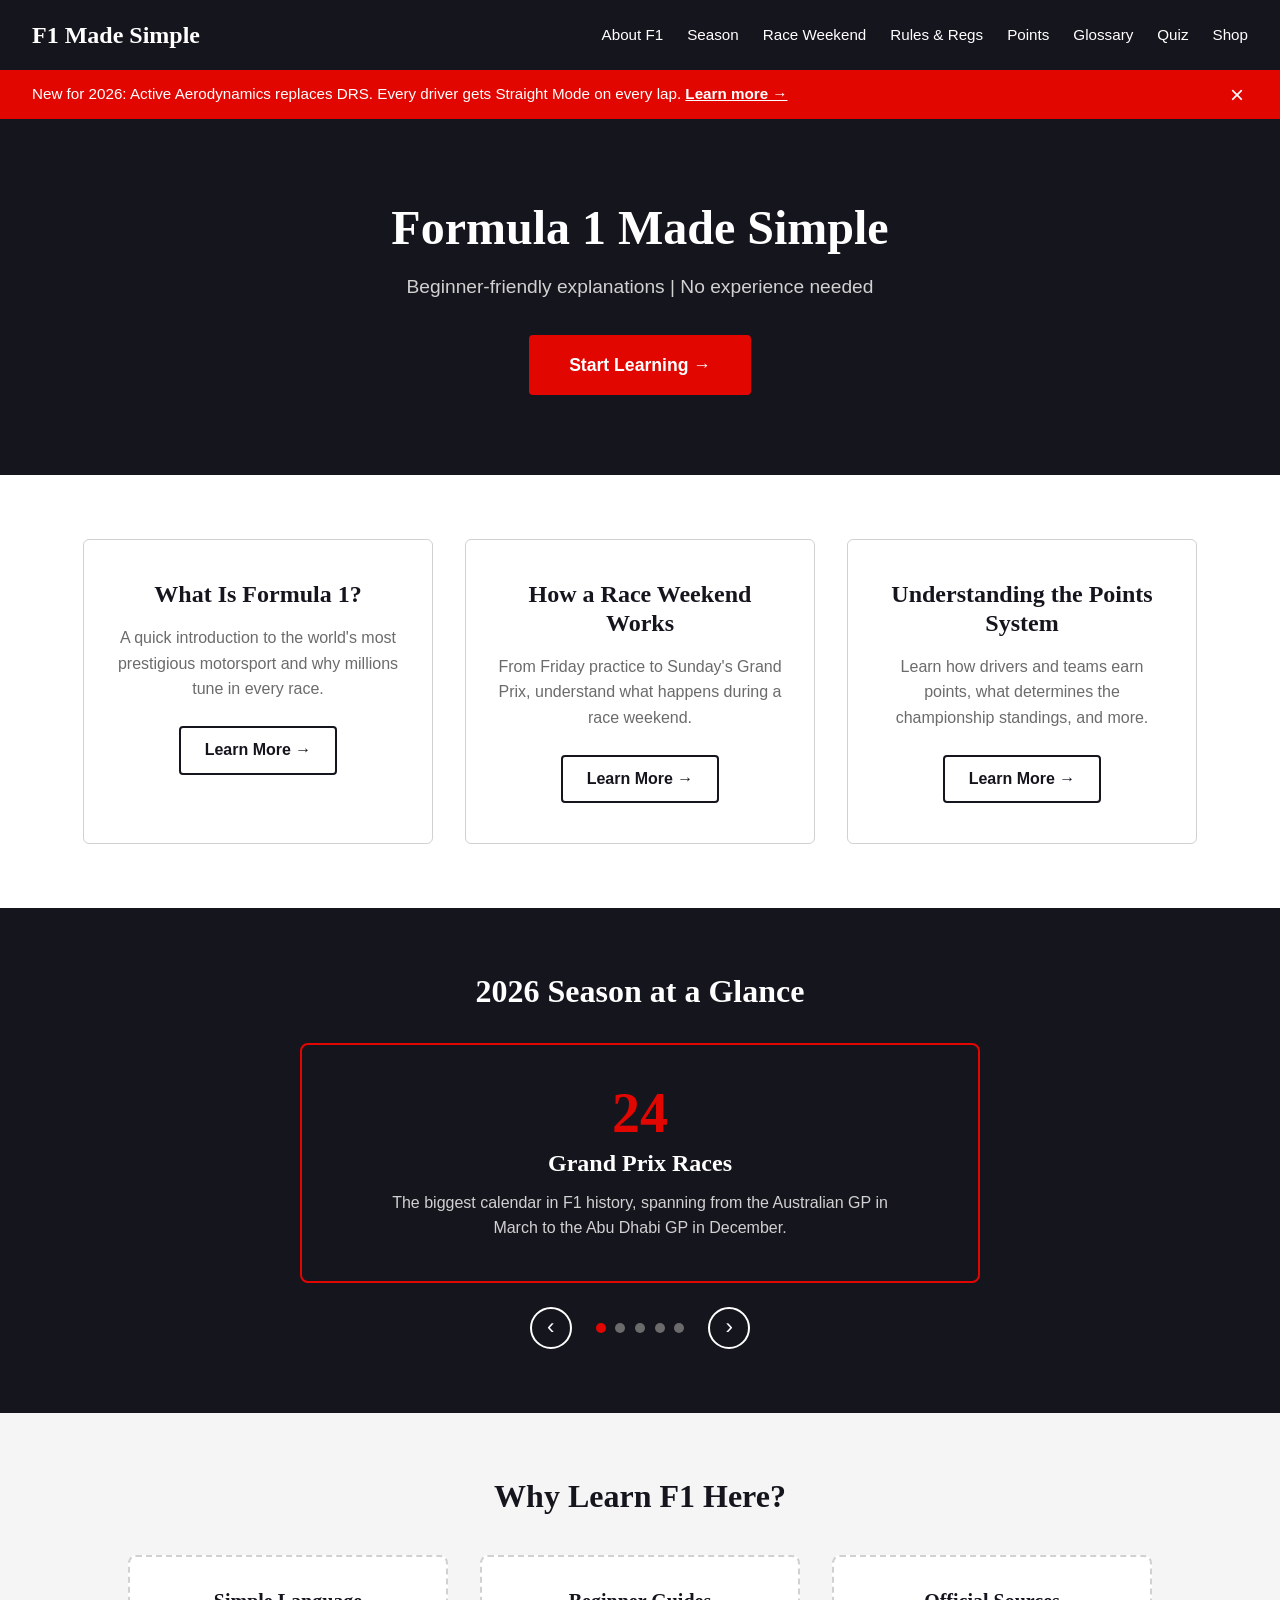
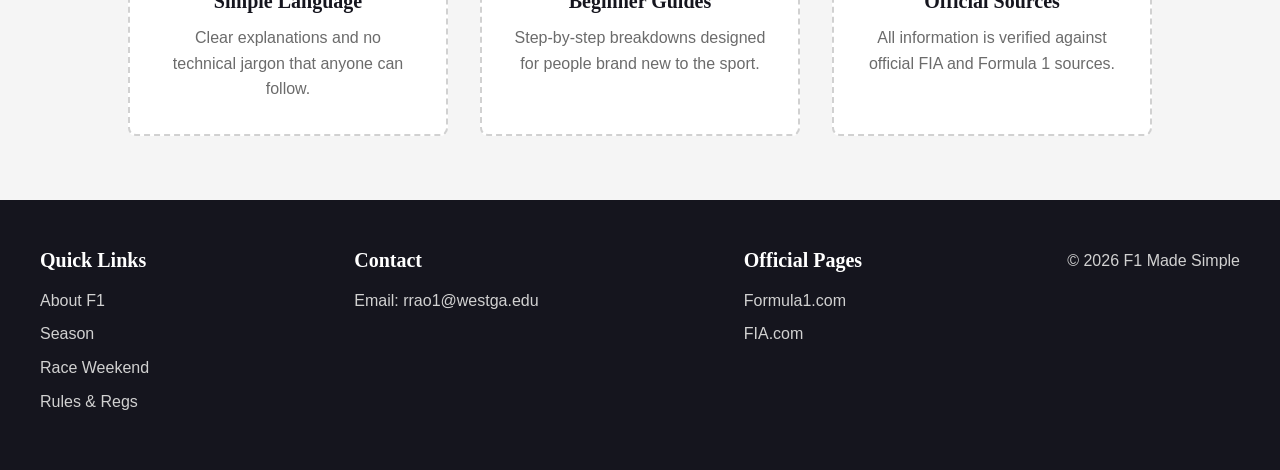
<file: index.html>
<!DOCTYPE html>
<html lang="en">

<head>
    <meta charset="UTF-8">
    <meta name="viewport" content="width=device-width, initial-scale=1.0">
    <title>F1 Made Simple | Home</title>
    <meta name="description" content="F1 Made Simple: your beginner-friendly guide to Formula 1 racing. Learn the rules, race weekend format, season structure, and more.">
    <link rel="stylesheet" href="project.css">
</head>

<body>

    <!-- Navigation Bar -->
    <nav>
        <a href="index.html" class="nav-logo">F1 Made Simple</a>
        <ul>
            <li><a href="about.html">About F1</a></li>
            <li><a href="season.html">Season</a></li>
            <li><a href="raceweekend.html">Race Weekend</a></li>
            <li><a href="rules.html">Rules &amp; Regs</a></li>
            <li><a href="points.html">Points</a></li>
            <li><a href="glossary.html">Glossary</a></li>
            <li><a href="quiz.html">Quiz</a></li>
            <li><a href="products.html">Shop</a></li>
        </ul>
    </nav>

    <!-- Alert Banner (JavaScript dismiss) -->
    <div id="alert-banner" class="alert-banner">
        <span>New for 2026: Active Aerodynamics replaces DRS. Every driver gets Straight Mode on every lap. <a href="rules.html">Learn more &rarr;</a></span>
        <button id="dismiss-alert" class="alert-banner-dismiss" aria-label="Dismiss">&times;</button>
    </div>

    <!-- Header -->
    <header class="hero">
        <h1>Formula 1 Made Simple</h1>
        <p>Beginner-friendly explanations | No experience needed</p>
        <a href="about.html" class="btn">Start Learning &rarr;</a>
    </header>

    <!-- Main Content -->
    <main>
        <!-- Section 1: Features -->
        <section class="features">
            <div class="card">
                <h3>What Is Formula 1?</h3>
                <p>A quick introduction to the world's most prestigious motorsport and why millions tune in every race.</p>
                <a href="about.html" class="btn-outline">Learn More &rarr;</a>
            </div>
            <div class="card">
                <h3>How a Race Weekend Works</h3>
                <p>From Friday practice to Sunday's Grand Prix, understand what happens during a race weekend.</p>
                <a href="raceweekend.html" class="btn-outline">Learn More &rarr;</a>
            </div>
            <div class="card">
                <h3>Understanding the Points System</h3>
                <p>Learn how drivers and teams earn points, what determines the championship standings, and more.</p>
                <a href="points.html" class="btn-outline">Learn More &rarr;</a>
            </div>
        </section>

        <!-- Section 2: 2026 Season Slideshow -->
        <section class="facts-slider">
            <h2>2026 Season at a Glance</h2>
            <div class="slider-container">
                <div class="slide active">
                    <div class="slide-number">24</div>
                    <h3>Grand Prix Races</h3>
                    <p>The biggest calendar in F1 history, spanning from the Australian GP in March to the Abu Dhabi GP in December.</p>
                </div>
                <div class="slide">
                    <div class="slide-number">11</div>
                    <h3>Teams on the Grid</h3>
                    <p>Cadillac joins as the 11th constructor. This is the first new team to enter Formula 1 since Haas debuted in 2016.</p>
                </div>
                <div class="slide">
                    <div class="slide-number">New</div>
                    <h3>Active Aerodynamics</h3>
                    <p>Movable wing elements replace DRS. Every driver gets Straight Mode automatically, no gap to the car ahead required.</p>
                </div>
                <div class="slide">
                    <div class="slide-number">6</div>
                    <h3>Sprint Weekends</h3>
                    <p>Six events feature a Saturday Sprint race: China, Miami, Canada, Great Britain, Netherlands, and Singapore.</p>
                </div>
                <div class="slide">
                    <div class="slide-number">50%</div>
                    <h3>Electric Power</h3>
                    <p>The MGU-K was tripled to 350 kW, making each car's power unit roughly half electric, half combustion.</p>
                </div>
            </div>
            <div class="slider-nav">
                <button class="slider-btn" id="slider-prev" aria-label="Previous slide">&#8249;</button>
                <div class="slider-dots">
                    <span class="dot active"></span>
                    <span class="dot"></span>
                    <span class="dot"></span>
                    <span class="dot"></span>
                    <span class="dot"></span>
                </div>
                <button class="slider-btn" id="slider-next" aria-label="Next slide">&#8250;</button>
            </div>
        </section>

        <!-- Section 3: Why learn F1 Here -->
        <section class="why-section">
            <h2>Why Learn F1 Here?</h2>
            <div class="why-cards">
                <div class="why-card">
                    <h4>Simple Language</h4>
                    <p>Clear explanations and no technical jargon that anyone can follow.</p>
                </div>
                <div class="why-card">
                    <h4>Beginner Guides</h4>
                    <p>Step-by-step breakdowns designed for people brand new to the sport.</p>
                </div>
                <div class="why-card">
                    <h4>Official Sources</h4>
                    <p>All information is verified against official FIA and Formula 1 sources.</p>
                </div>
            </div>
        </section>
    </main>
    
    <!-- Footer -->
    <footer>
        <div class="footer-content">
            <div class="footer-col">
                <h4>Quick Links</h4>
                <ul>
                    <li><a href="about.html">About F1</a></li>
                    <li><a href="season.html">Season</a></li>
                    <li><a href="raceweekend.html">Race Weekend</a></li>
                    <li><a href="rules.html">Rules &amp; Regs</a></li>
                </ul>
            </div>
            <div class="footer-col">
                <h4>Contact</h4>
                <p>Email: <a href="mailto:rrao1@westga.edu">rrao1@westga.edu</a></p>
            </div>
            <div class="footer-col">
                <h4>Official Pages</h4>
                <ul>
                    <li><a href="https://www.formula1.com" target="_blank">Formula1.com</a></li>
                    <li><a href="https://www.fia.com" target="_blank">FIA.com</a></li>
                </ul>
            </div>
            <div class="footer-col">
                <p>&copy; 2026 F1 Made Simple</p>
            </div>
        </div>
    </footer>
    <!-- jQuery (for slideshow) -->
    <script src="https://code.jquery.com/jquery-3.7.1.min.js"></script>
    <script src="project.js"></script>
</body>

</html>
</file>
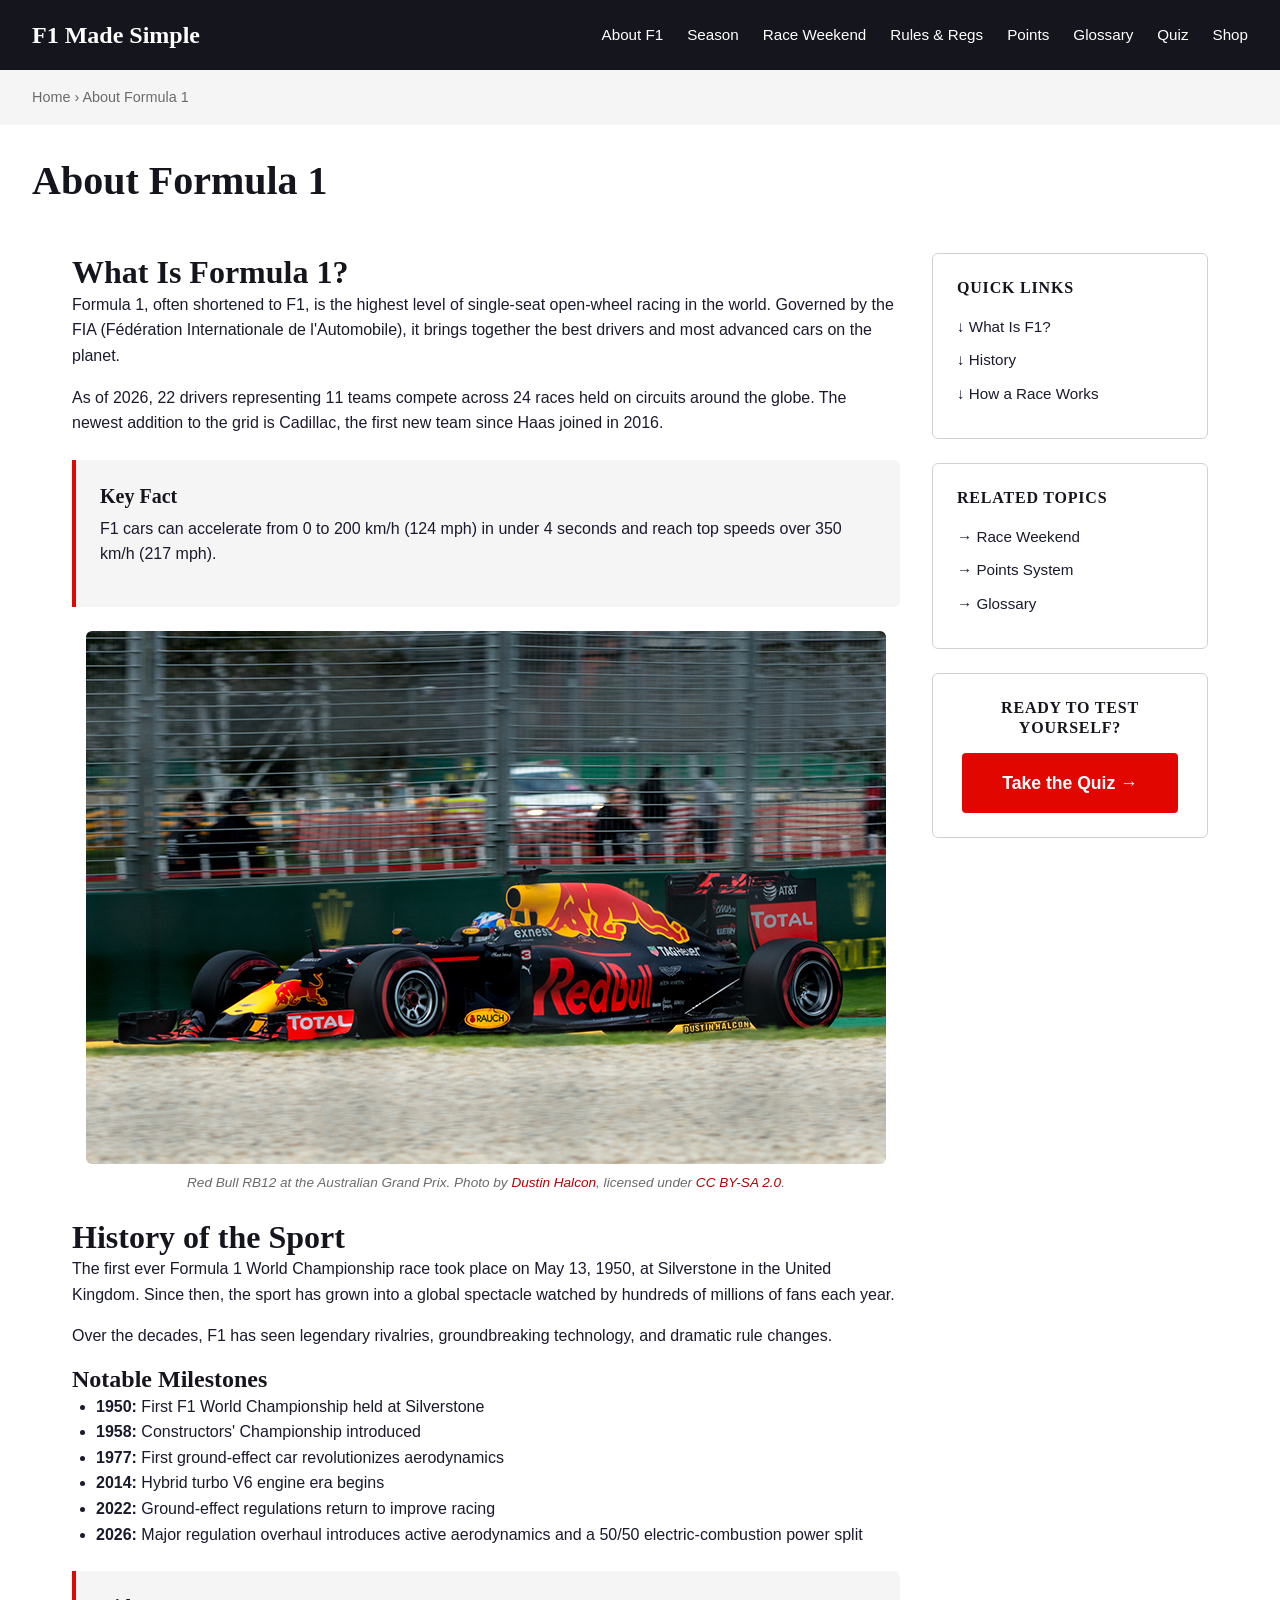
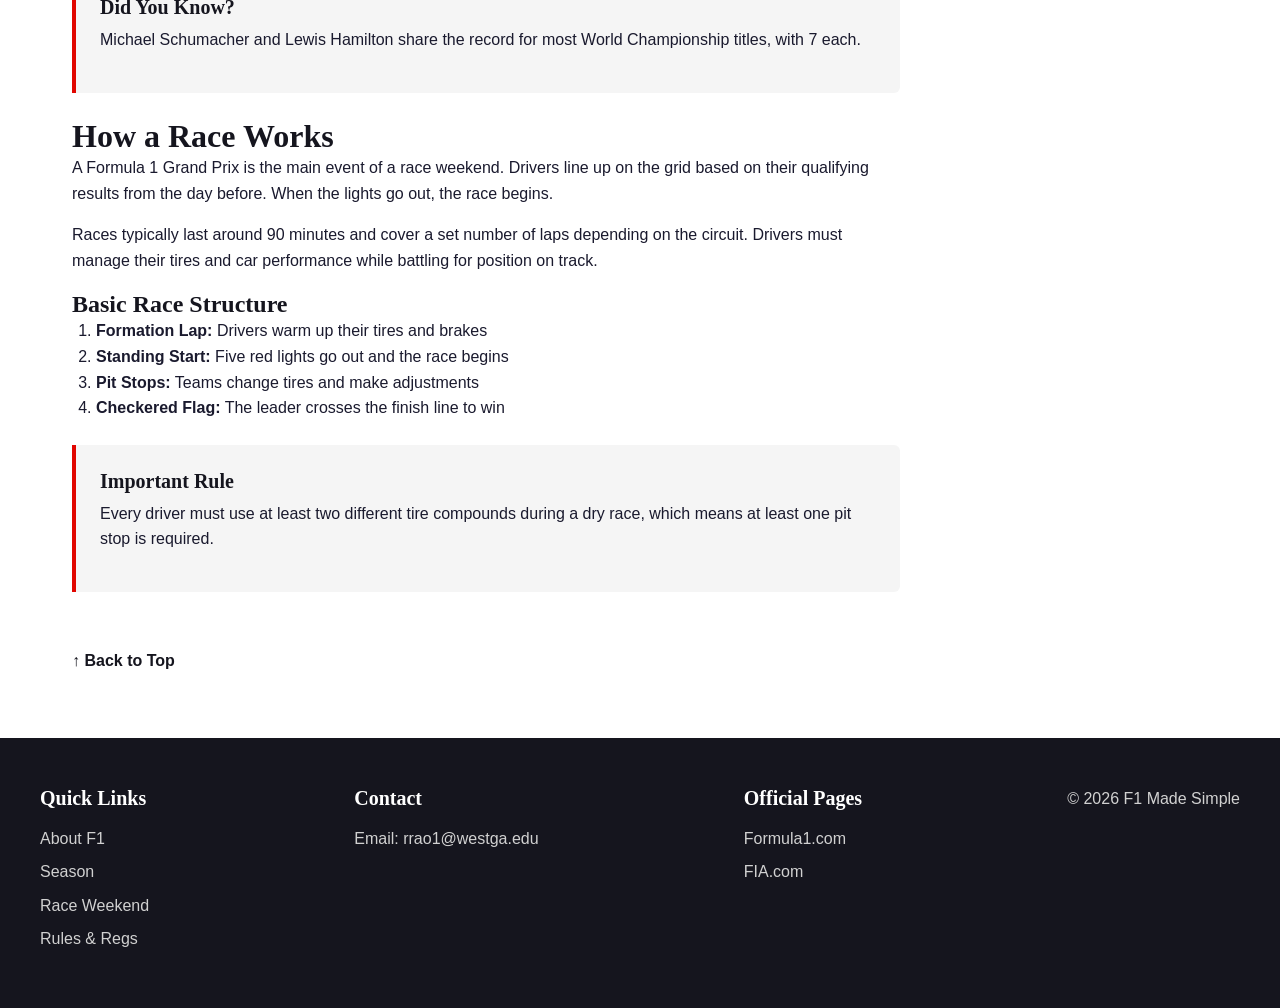
<file: about.html>
<!DOCTYPE html>
<html lang="en">

<head>
    <meta charset="UTF-8">
    <meta name="viewport" content="width=device-width, initial-scale=1.0">
    <title>F1 Made Simple | About Formula 1</title>
    <meta name="description" content="Learn what Formula 1 is all about — the history, the teams, the drivers, and why it's the pinnacle of motorsport worldwide.">
    <link rel="stylesheet" href="project.css">
</head>

<body>

    <!-- Navigation Bar -->
    <nav>
        <a href="index.html" class="nav-logo">F1 Made Simple</a>
        <ul>
            <li><a href="about.html">About F1</a></li>
            <li><a href="season.html">Season</a></li>
            <li><a href="raceweekend.html">Race Weekend</a></li>
            <li><a href="rules.html">Rules &amp; Regs</a></li>
            <li><a href="points.html">Points</a></li>
            <li><a href="glossary.html">Glossary</a></li>
            <li><a href="quiz.html">Quiz</a></li>
            <li><a href="products.html">Shop</a></li>
        </ul>
    </nav>

    <!-- Breadcrumb -->
    <div class="breadcrumb">
        <a href="index.html">Home</a> &rsaquo; About Formula 1
    </div>

    <!-- Page Header -->
    <div class="page-header">
        <h1>About Formula 1</h1>
    </div>

    <div class="content-wrapper">
        <!-- Main Content -->
        <main class="content-main">

            <!-- Section 1: What is F1? -->
            <section id="what-is-f1">
                <h2>What Is Formula 1?</h2>
                <p>Formula 1, often shortened to F1, is the highest level of single-seat open-wheel racing in the world.
                    Governed by the FIA (Fédération Internationale de l'Automobile), it brings together the best drivers
                    and most advanced cars on the planet.</p>
                <p>As of 2026, 22 drivers representing 11 teams compete across 24 races held on circuits around the
                    globe. The newest addition to the grid is Cadillac, the first new team since Haas joined in 2016.
                </p>

                <div class="callout">
                    <h4>Key Fact</h4>
                    <p>F1 cars can accelerate from 0 to 200 km/h (124 mph) in under 4 seconds and reach top speeds over
                        350 km/h (217 mph).</p>
                </div>

                <figure class="media-figure">
                    <img src="img/Ricciardo_2016_Australia.jpg"
                        alt="A Red Bull RB12 Formula 1 car racing at the Australian Grand Prix">
                    <figcaption>
                        Red Bull RB12 at the Australian Grand Prix.
                        Photo by <a href="https://www.flickr.com/photos/dustin-halcon/25726596980"
                            target="_blank">Dustin Halcon</a>,
                        licensed under <a href="https://creativecommons.org/licenses/by-sa/2.0/" target="_blank">CC
                            BY-SA 2.0</a>.
                    </figcaption>
                </figure>
            </section>

            <!-- Section 2: History -->
            <section id="history">
                <h2>History of the Sport</h2>
                <p>The first ever Formula 1 World Championship race took place on May 13, 1950, at Silverstone in the
                    United Kingdom. Since then, the sport has grown into a global spectacle watched by hundreds of
                    millions of fans each year.</p>
                <p>Over the decades, F1 has seen legendary rivalries, groundbreaking technology, and dramatic rule
                    changes.</p>

                <h3>Notable Milestones</h3>
                <ul>
                    <li><strong>1950:</strong> First F1 World Championship held at Silverstone</li>
                    <li><strong>1958:</strong> Constructors' Championship introduced</li>
                    <li><strong>1977:</strong> First ground-effect car revolutionizes aerodynamics</li>
                    <li><strong>2014:</strong> Hybrid turbo V6 engine era begins</li>
                    <li><strong>2022:</strong> Ground-effect regulations return to improve racing</li>
                    <li><strong>2026:</strong> Major regulation overhaul introduces active aerodynamics and a 50/50
                        electric-combustion power split</li>
                </ul>

                <div class="callout">
                    <h4>Did You Know?</h4>
                    <p>Michael Schumacher and Lewis Hamilton share the record for most World Championship titles, with 7
                        each.</p>
                </div>
            </section>

            <!-- Section 3: How a Race Works -->
            <section id="how-a-race-works">
                <h2>How a Race Works</h2>
                <p>A Formula 1 Grand Prix is the main event of a race weekend. Drivers line up on the grid based on
                    their qualifying results from the day before. When the lights go out, the race begins.</p>
                <p>Races typically last around 90 minutes and cover a set number of laps depending on the circuit.
                    Drivers must manage their tires and car performance while battling for position on track.</p>

                <h3>Basic Race Structure</h3>
                <ol>
                    <li><strong>Formation Lap:</strong> Drivers warm up their tires and brakes</li>
                    <li><strong>Standing Start:</strong> Five red lights go out and the race begins</li>
                    <li><strong>Pit Stops:</strong> Teams change tires and make adjustments</li>
                    <li><strong>Checkered Flag:</strong> The leader crosses the finish line to win</li>
                </ol>

                <div class="callout">
                    <h4>Important Rule</h4>
                    <p>Every driver must use at least two different tire compounds during a dry race, which means at
                        least one pit stop is required.</p>
                </div>
            </section>

            <a href="#" class="back-to-top">&uarr; Back to Top</a>
        </main>

        <!-- Sidebar -->
        <aside class="content-sidebar">

            <!-- Quick Links -->
            <div class="sidebar-box">
                <h4>Quick Links</h4>
                <ul>
                    <li><a href="#what-is-f1">&darr; What Is F1?</a></li>
                    <li><a href="#history">&darr; History</a></li>
                    <li><a href="#how-a-race-works">&darr; How a Race Works</a></li>
                </ul>
            </div>

            <!-- Related Topics -->
            <div class="sidebar-box">
                <h4>Related Topics</h4>
                <ul>
                    <li><a href="raceweekend.html">&rarr; Race Weekend</a></li>
                    <li><a href="points.html">&rarr; Points System</a></li>
                    <li><a href="glossary.html">&rarr; Glossary</a></li>
                </ul>
            </div>

            <!-- Quiz -->
            <div class="sidebar-box" style="text-align: center;">
                <h4>Ready to Test Yourself?</h4>
                <a href="quiz.html" class="btn">Take the Quiz &rarr;</a>
            </div>

        </aside>
    </div>

    <!-- Footer -->
    <footer>
        <div class="footer-content">
            <div class="footer-col">
                <h4>Quick Links</h4>
                <ul>
                    <li><a href="about.html">About F1</a></li>
                    <li><a href="season.html">Season</a></li>
                    <li><a href="raceweekend.html">Race Weekend</a></li>
                    <li><a href="rules.html">Rules &amp; Regs</a></li>
                </ul>
            </div>
            <div class="footer-col">
                <h4>Contact</h4>
                <p>Email: <a href="mailto:rrao1@westga.edu">rrao1@westga.edu</a></p>
            </div>
            <div class="footer-col">
                <h4>Official Pages</h4>
                <ul>
                    <li><a href="https://www.formula1.com" target="_blank">Formula1.com</a></li>
                    <li><a href="https://www.fia.com" target="_blank">FIA.com</a></li>
                </ul>
            </div>
            <div class="footer-col">
                <p>&copy; 2026 F1 Made Simple</p>
            </div>
        </div>
    </footer>

</body>

</html>
</file>
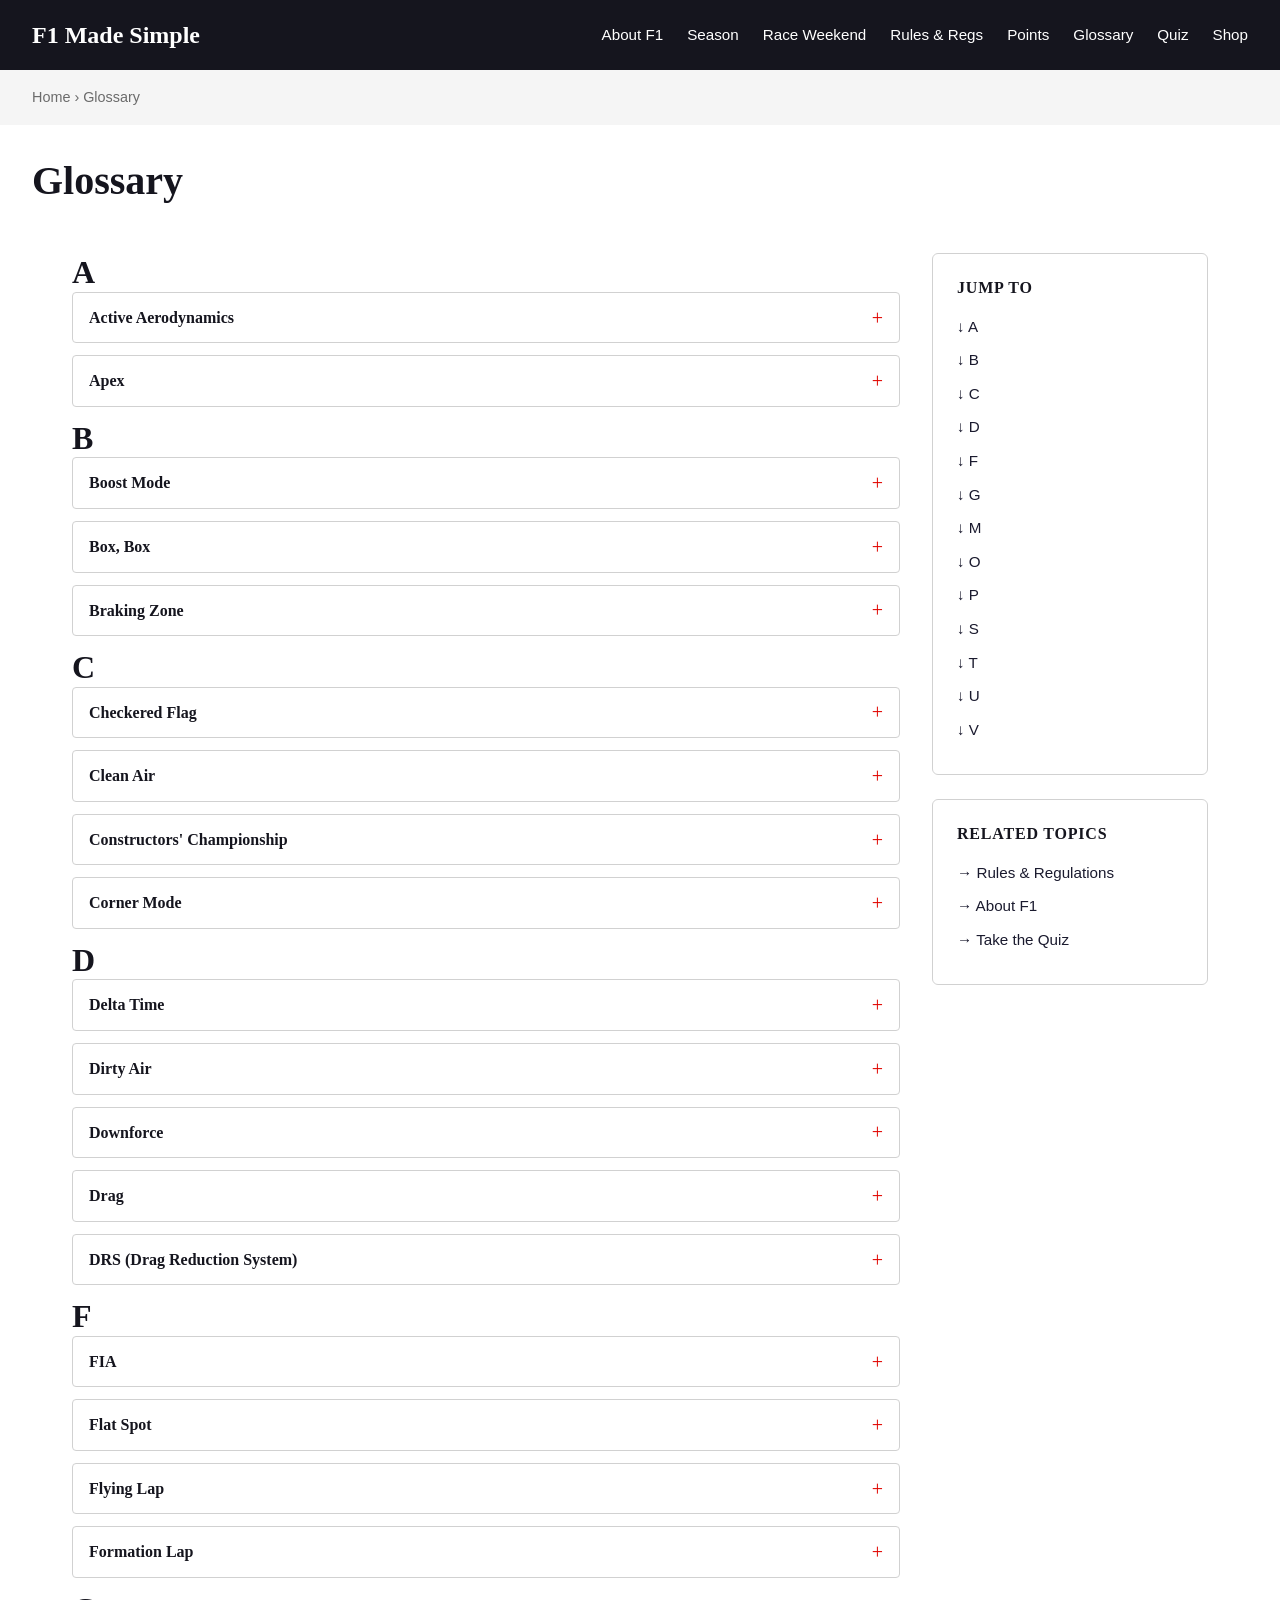
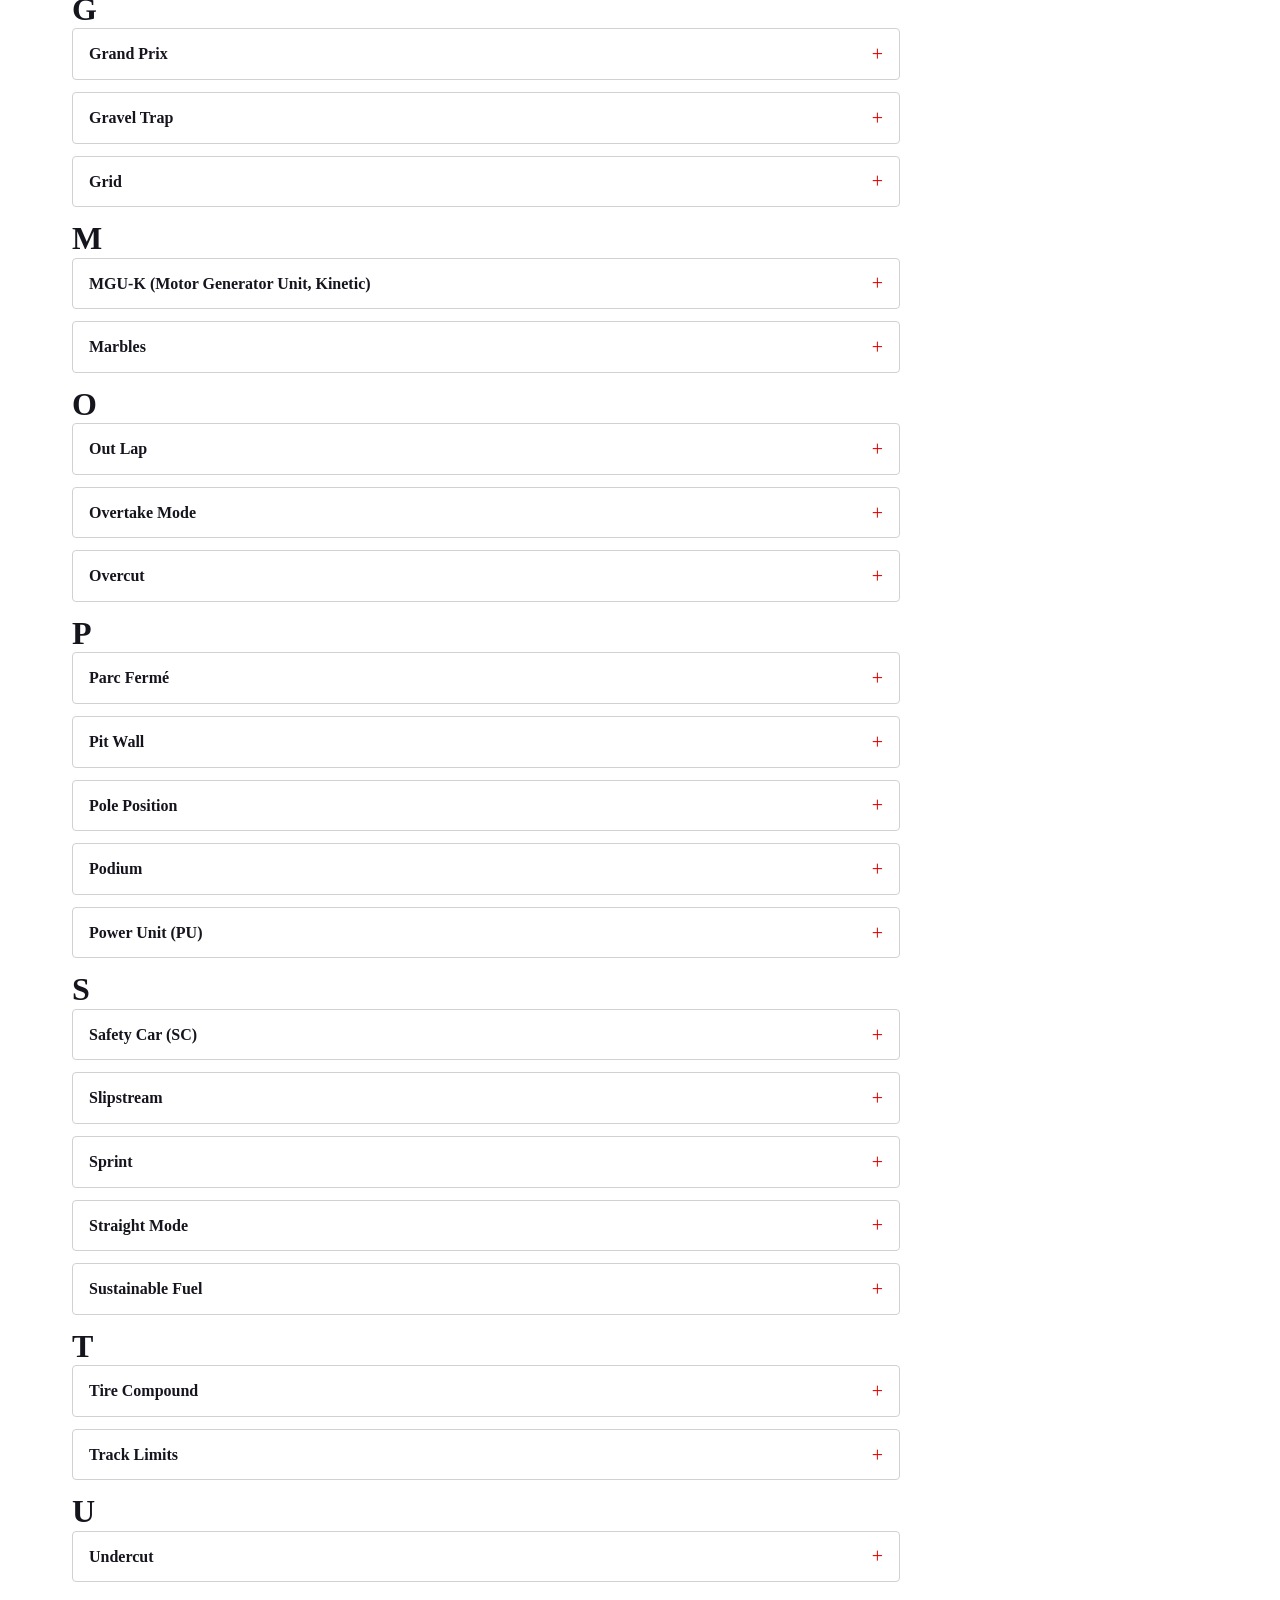
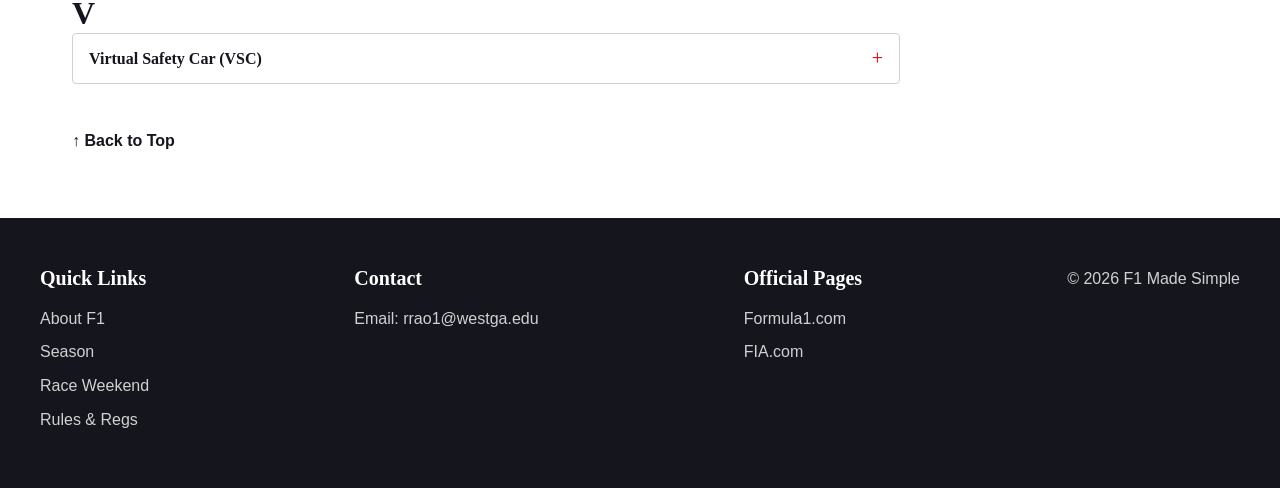
<file: glossary.html>
<!DOCTYPE html>
<html lang="en">
<head>
    <meta charset="UTF-8">
    <meta name="viewport" content="width=device-width, initial-scale=1.0">
    <title>F1 Made Simple | Glossary</title>
    <meta name="description" content="A beginner's glossary of Formula 1 terms and jargon — from DRS and undercut to parc fermé and safety car explained in plain English.">
    <link rel="stylesheet" href="project.css">
</head>
<body>

    <!-- Navigation Bar -->
    <nav>
        <a href="index.html" class="nav-logo">F1 Made Simple</a>
        <ul>
            <li><a href="about.html">About F1</a></li>
            <li><a href="season.html">Season</a></li>
            <li><a href="raceweekend.html">Race Weekend</a></li>
            <li><a href="rules.html">Rules &amp; Regs</a></li>
            <li><a href="points.html">Points</a></li>
            <li><a href="glossary.html">Glossary</a></li>
            <li><a href="quiz.html">Quiz</a></li>
            <li><a href="products.html">Shop</a></li>
        </ul>
    </nav>

    <!-- Breadcrumb -->
    <div class="breadcrumb">
        <a href="index.html">Home</a> &rsaquo; Glossary
    </div>

    <!-- Page Header -->
    <div class="page-header">
        <h1>Glossary</h1>
    </div>

    <!-- Content Wrapper: Main + Sidebar -->
    <div class="content-wrapper">

        <!-- Main Content -->
        <main class="content-main">

            <!-- Section: A -->
            <section id="section-a">
                <h2>A</h2>

                <details class="glossary-details">
                    <summary>Active Aerodynamics</summary>
                    <p class="term-body">Active aerodynamics is a system introduced in 2026 that uses movable front and rear wing elements to automatically switch between two configurations. In Corner Mode the wings close to generate maximum downforce, and in Straight Mode the wings open to reduce drag and increase top speed on designated straights.</p>
                </details>

                <details class="glossary-details">
                    <summary>Apex</summary>
                    <p class="term-body">The apex is the innermost point of a corner on the circuit. Drivers aim to clip the apex because it allows them to carry the most speed through a turn while staying on the ideal racing line.</p>
                </details>
            </section>

            <!-- Section: B -->
            <section id="section-b">
                <h2>B</h2>

                <details class="glossary-details">
                    <summary>Boost Mode</summary>
                    <p class="term-body">Boost Mode is a driver-activated setting introduced in 2026 that deploys maximum power from both the internal combustion engine and the electric battery at the same time. Any driver can use it at any point during a lap, but the speed advantage begins to taper off above 290 km/h.</p>
                </details>

                <details class="glossary-details">
                    <summary>Box, Box</summary>
                    <p class="term-body">This is a radio message from the team telling the driver to come into the pit lane for a pit stop. The term comes from the German word for the pit lane area where the team's garage is located.</p>
                </details>

                <details class="glossary-details">
                    <summary>Braking Zone</summary>
                    <p class="term-body">The braking zone is the area on the track where a driver applies the brakes before entering a corner. It is one of the most common locations for overtaking because drivers can brake later than their rivals to gain a positional advantage.</p>
                </details>
            </section>

            <!-- Section: C -->
            <section id="section-c">
                <h2>C</h2>

                <details class="glossary-details">
                    <summary>Checkered Flag</summary>
                    <p class="term-body">The checkered flag is a black-and-white flag that is waved when the race leader crosses the finish line. It signals that the race or session has officially ended.</p>
                </details>

                <details class="glossary-details">
                    <summary>Clean Air</summary>
                    <p class="term-body">Clean air refers to the undisturbed airflow that a car receives when there is no other car running directly ahead of it. Cars running in clean air generally produce better downforce and experience less tire degradation compared to cars following closely behind others.</p>
                </details>

                <details class="glossary-details">
                    <summary>Constructors' Championship</summary>
                    <p class="term-body">The Constructors' Championship is the team-based title awarded each season. It is determined by adding together the championship points scored by both drivers on the same team across all Grand Prix and Sprint races throughout the year.</p>
                </details>

                <details class="glossary-details">
                    <summary>Corner Mode</summary>
                    <p class="term-body">Corner Mode is one of the two active aerodynamic configurations used in 2026. In this mode, the movable wing flaps are closed to generate the maximum amount of downforce, giving the car more grip through corners.</p>
                </details>
            </section>

            <!-- Section: D -->
            <section id="section-d">
                <h2>D</h2>

                <details class="glossary-details">
                    <summary>Delta Time</summary>
                    <p class="term-body">Delta time is the time difference between two laps or between two drivers on track. A positive delta means the driver is going slower than the reference time, while a negative delta means they are going faster. During Virtual Safety Car periods, drivers must follow a specific delta time displayed on their steering wheel.</p>
                </details>

                <details class="glossary-details">
                    <summary>Dirty Air</summary>
                    <p class="term-body">Dirty air is the turbulent, disrupted airflow that trails behind a moving car. When a following car drives through this turbulence, its aerodynamic surfaces become less effective, which reduces downforce and makes it harder to stay close through corners.</p>
                </details>

                <details class="glossary-details">
                    <summary>Downforce</summary>
                    <p class="term-body">Downforce is the aerodynamic force that pushes a car down onto the track surface. More downforce increases the grip available to the tires, allowing the car to corner at higher speeds. However, generating more downforce also increases drag, which reduces top speed on straights.</p>
                </details>

                <details class="glossary-details">
                    <summary>Drag</summary>
                    <p class="term-body">Drag is the air resistance that acts against a car as it moves forward. A car with less drag can achieve higher top speeds on straights, but typically has less downforce available for cornering.</p>
                </details>

                <details class="glossary-details">
                    <summary>DRS (Drag Reduction System)</summary>
                    <p class="term-body">DRS was a system used in Formula 1 from 2011 through 2025 that allowed a driver to open a flap on the rear wing to reduce drag and gain a speed boost on designated straights. It was only available when a driver was within one second of the car ahead. DRS has been replaced by Active Aerodynamics and Overtake Mode starting in 2026.</p>
                </details>
            </section>

            <!-- Section: F -->
            <section id="section-f">
                <h2>F</h2>

                <details class="glossary-details">
                    <summary>FIA</summary>
                    <p class="term-body">The FIA stands for Fédération Internationale de l'Automobile and is the international governing body of Formula 1 and many other motorsport series around the world. The FIA is responsible for creating, updating, and enforcing the technical and sporting regulations that all teams and drivers must follow.</p>
                </details>

                <details class="glossary-details">
                    <summary>Flat Spot</summary>
                    <p class="term-body">A flat spot is a worn, flattened patch on the surface of a tire that is caused by locking up the brakes. When a tire locks and stops spinning while the car is still moving, the rubber scrapes against the track in one place, creating the flat spot. This results in vibrations and reduced tire performance for the rest of the stint.</p>
                </details>

                <details class="glossary-details">
                    <summary>Flying Lap</summary>
                    <p class="term-body">A flying lap is a timed lap during qualifying or practice where the driver pushes to set the fastest possible time. It is preceded by an out lap to warm up the tires and followed by an in lap to return to the pits.</p>
                </details>

                <details class="glossary-details">
                    <summary>Formation Lap</summary>
                    <p class="term-body">The formation lap is the slow lap completed by all drivers immediately before the race starts. Drivers use this lap to warm up their tires and brakes, and then return to their assigned grid positions for the standing start.</p>
                </details>
            </section>

            <!-- Section: G -->
            <section id="section-g">
                <h2>G</h2>

                <details class="glossary-details">
                    <summary>Grand Prix</summary>
                    <p class="term-body">Grand Prix is a French term meaning "Grand Prize" and is the name given to each individual race on the Formula 1 calendar. Each Grand Prix is typically named after the country or city in which it takes place, such as the British Grand Prix or the Monaco Grand Prix.</p>
                </details>

                <details class="glossary-details">
                    <summary>Gravel Trap</summary>
                    <p class="term-body">A gravel trap is an area of loose gravel located on the outside of certain corners on a circuit. It is designed as a safety feature to slow down and stop cars that run off the track before they reach the barriers.</p>
                </details>

                <details class="glossary-details">
                    <summary>Grid</summary>
                    <p class="term-body">The grid is the starting formation where all cars line up before a race begins. Each driver's position on the grid is determined by their performance during the qualifying session held the day before the race.</p>
                </details>
            </section>

            <!-- Section: M -->
            <section id="section-m">
                <h2>M</h2>

                <details class="glossary-details">
                    <summary>MGU-K (Motor Generator Unit, Kinetic)</summary>
                    <p class="term-body">The MGU-K is a component of the hybrid power unit that converts the kinetic energy generated during braking into electrical energy, which is then stored in the battery. It can also work in reverse, deploying that stored electrical energy to boost the car's acceleration. In 2026, the MGU-K has been tripled in power output to 350 kW and now provides roughly 50% of the car's total power.</p>
                </details>

                <details class="glossary-details">
                    <summary>Marbles</summary>
                    <p class="term-body">Marbles are small pieces of rubber that shed from the tires during a race and accumulate off the main racing line. Driving over these marbles significantly reduces grip, which is why drivers try to stay on the clean, rubbered-in part of the track.</p>
                </details>
            </section>

            <!-- Section: O -->
            <section id="section-o">
                <h2>O</h2>

                <details class="glossary-details">
                    <summary>Out Lap</summary>
                    <p class="term-body">An out lap is the lap a driver completes immediately after leaving the pit lane. It is used to bring the tires and brakes up to their optimal operating temperature before beginning a timed flying lap during qualifying or a race stint.</p>
                </details>

                <details class="glossary-details">
                    <summary>Overtake Mode</summary>
                    <p class="term-body">Overtake Mode is a system introduced in 2026 that serves as the direct replacement for DRS as an overtaking aid. When a driver is within one second of the car ahead at a designated detection point, they are granted an extra 0.5 MJ of electrical energy on the following lap. The driver can choose to use this energy all at once for a single burst of speed or spread it across the entire lap for a more strategic approach.</p>
                </details>

                <details class="glossary-details">
                    <summary>Overcut</summary>
                    <p class="term-body">An overcut is a pit stop strategy where a driver deliberately stays out on track longer than a rival before making their pit stop. The goal is to take advantage of a clear track and set faster lap times while the rival deals with traffic or cold tires after their stop, ultimately gaining track position.</p>
                </details>
            </section>

            <!-- Section: P -->
            <section id="section-p">
                <h2>P</h2>

                <details class="glossary-details">
                    <summary>Parc Fermé</summary>
                    <p class="term-body">Parc fermé is a French term meaning "closed park" that refers to the strict set of rules limiting what changes teams can make to their cars after qualifying has concluded. Once a car enters parc fermé conditions, only minor adjustments are allowed before the race.</p>
                </details>

                <details class="glossary-details">
                    <summary>Pit Wall</summary>
                    <p class="term-body">The pit wall is the area along the pit lane where the team principal, race strategists, and senior engineers sit during a session. From the pit wall, the team monitors live data, communicates with the driver over the radio, and makes real-time strategic decisions.</p>
                </details>

                <details class="glossary-details">
                    <summary>Pole Position</summary>
                    <p class="term-body">Pole position is the first place on the starting grid, awarded to the driver who sets the fastest lap time during the final round of qualifying (Q3). Starting on pole is considered a significant advantage because the driver has a clear track ahead of them at the start of the race.</p>
                </details>

                <details class="glossary-details">
                    <summary>Podium</summary>
                    <p class="term-body">The podium refers to the top three finishing positions in a Grand Prix. After the race, the drivers who finish first, second, and third stand on a raised platform for the trophy ceremony, where the winner's national anthem is played.</p>
                </details>

                <details class="glossary-details">
                    <summary>Power Unit (PU)</summary>
                    <p class="term-body">The power unit is the complete engine and energy recovery package used in a modern Formula 1 car. In 2026, it consists of a 1.6-liter turbocharged V6 internal combustion engine, an MGU-K, an energy store (battery), a turbocharger, and control electronics. The MGU-H, which was used in previous seasons, has been removed from the 2026 regulations.</p>
                </details>
            </section>

            <!-- Section: S -->
            <section id="section-s">
                <h2>S</h2>

                <details class="glossary-details">
                    <summary>Safety Car (SC)</summary>
                    <p class="term-body">The Safety Car is a high-performance Mercedes-AMG road car that is deployed onto the track when a serious incident occurs during a race. All drivers must slow down and form a single-file line behind the Safety Car while marshals clear debris, recover damaged cars, or repair barriers. Overtaking is not allowed while the Safety Car is on track.</p>
                </details>

                <details class="glossary-details">
                    <summary>Slipstream</summary>
                    <p class="term-body">A slipstream is the area of reduced air resistance directly behind a moving car. A following driver can tuck into this zone on a straight to gain a speed advantage, as their car encounters less drag. This technique is often used to set up an overtaking move into the next braking zone.</p>
                </details>

                <details class="glossary-details">
                    <summary>Sprint</summary>
                    <p class="term-body">A Sprint is a shorter race of approximately 100 kilometers that takes place on Saturday at six selected weekends during the season. Championship points are awarded to the top eight finishers, and there are no mandatory pit stops required during a Sprint.</p>
                </details>

                <details class="glossary-details">
                    <summary>Straight Mode</summary>
                    <p class="term-body">Straight Mode is one of the two active aerodynamic configurations introduced in 2026. When activated in designated zones on the track, the front and rear wing flaps open simultaneously to reduce drag and increase the car's top speed. Unlike the old DRS system, Straight Mode is available to every driver on every lap regardless of the gap to the car ahead.</p>
                </details>

                <details class="glossary-details">
                    <summary>Sustainable Fuel</summary>
                    <p class="term-body">Starting in 2026, all Formula 1 cars are required to run on 100% advanced sustainable fuel. This fuel is produced from sources such as carbon capture technology, municipal waste, and non-food biomass, replacing the previous blend of fossil-based and biofuel that was used in earlier seasons.</p>
                </details>
            </section>

            <!-- Section: T -->
            <section id="section-t">
                <h2>T</h2>

                <details class="glossary-details">
                    <summary>Tire Compound</summary>
                    <p class="term-body">A tire compound refers to the specific type of rubber mixture used in the construction of a racing tire. Pirelli, the official tire supplier of Formula 1, provides five dry-weather compounds ranging from C1 (the hardest and most durable) to C5 (the softest and fastest but least durable), as well as intermediate and full wet tires for rainy conditions.</p>
                </details>

                <details class="glossary-details">
                    <summary>Track Limits</summary>
                    <p class="term-body">Track limits are the boundaries of the racing circuit, defined by the white lines painted on the edges of the track surface. Drivers must keep at least part of their car in contact with the track at all times. Repeated violations result in escalating penalties starting with a warning and progressing to time penalties.</p>
                </details>
            </section>

            <!-- Section: U -->
            <section id="section-u">
                <h2>U</h2>

                <details class="glossary-details">
                    <summary>Undercut</summary>
                    <p class="term-body">An undercut is a pit stop strategy where a driver pits earlier than a nearby rival in order to put on a fresh set of tires. The idea is that the fresh tires allow the driver to set significantly faster lap times, so that by the time the rival makes their own stop, the undercutting driver has gained enough time to emerge ahead on track.</p>
                </details>
            </section>

            <!-- Section: V -->
            <section id="section-v">
                <h2>V</h2>

                <details class="glossary-details">
                    <summary>Virtual Safety Car (VSC)</summary>
                    <p class="term-body">The Virtual Safety Car is a procedure used during races when an incident requires caution but is not serious enough to warrant the deployment of the physical Safety Car. When the VSC is activated, all drivers must reduce their speed by approximately 30% and follow a delta time displayed on their steering wheel. Unlike a full Safety Car period, the VSC mostly preserves the existing gaps between cars on track.</p>
                </details>
            </section>

            <a href="#" class="back-to-top">&uarr; Back to Top</a>
        </main>

        <!-- Sidebar -->
        <aside class="content-sidebar">

            <!-- Alphabetical Tabs -->
            <div class="sidebar-box">
                <h4>Jump To</h4>
                <ul>
                    <li><a href="#section-a">&darr; A</a></li>
                    <li><a href="#section-b">&darr; B</a></li>
                    <li><a href="#section-c">&darr; C</a></li>
                    <li><a href="#section-d">&darr; D</a></li>
                    <li><a href="#section-f">&darr; F</a></li>
                    <li><a href="#section-g">&darr; G</a></li>
                    <li><a href="#section-m">&darr; M</a></li>
                    <li><a href="#section-o">&darr; O</a></li>
                    <li><a href="#section-p">&darr; P</a></li>
                    <li><a href="#section-s">&darr; S</a></li>
                    <li><a href="#section-t">&darr; T</a></li>
                    <li><a href="#section-u">&darr; U</a></li>
                    <li><a href="#section-v">&darr; V</a></li>
                </ul>
            </div>

            <!-- Related Topics -->
            <div class="sidebar-box">
                <h4>Related Topics</h4>
                <ul>
                    <li><a href="rules.html">&rarr; Rules &amp; Regulations</a></li>
                    <li><a href="about.html">&rarr; About F1</a></li>
                    <li><a href="quiz.html">&rarr; Take the Quiz</a></li>
                </ul>
            </div>

        </aside>
    </div>

    <!-- Footer -->
    <footer>
        <div class="footer-content">
            <div class="footer-col">
                <h4>Quick Links</h4>
                <ul>
                    <li><a href="about.html">About F1</a></li>
                    <li><a href="season.html">Season</a></li>
                    <li><a href="raceweekend.html">Race Weekend</a></li>
                    <li><a href="rules.html">Rules &amp; Regs</a></li>
                </ul>
            </div>
            <div class="footer-col">
                <h4>Contact</h4>
                <p>Email: <a href="mailto:rrao1@westga.edu">rrao1@westga.edu</a></p>
            </div>
            <div class="footer-col">
                <h4>Official Pages</h4>
                <ul>
                    <li><a href="https://www.formula1.com" target="_blank">Formula1.com</a></li>
                    <li><a href="https://www.fia.com" target="_blank">FIA.com</a></li>
                </ul>
            </div>
            <div class="footer-col">
                <p>&copy; 2026 F1 Made Simple</p>
            </div>
        </div>
    </footer>

</body>
</html>
</file>
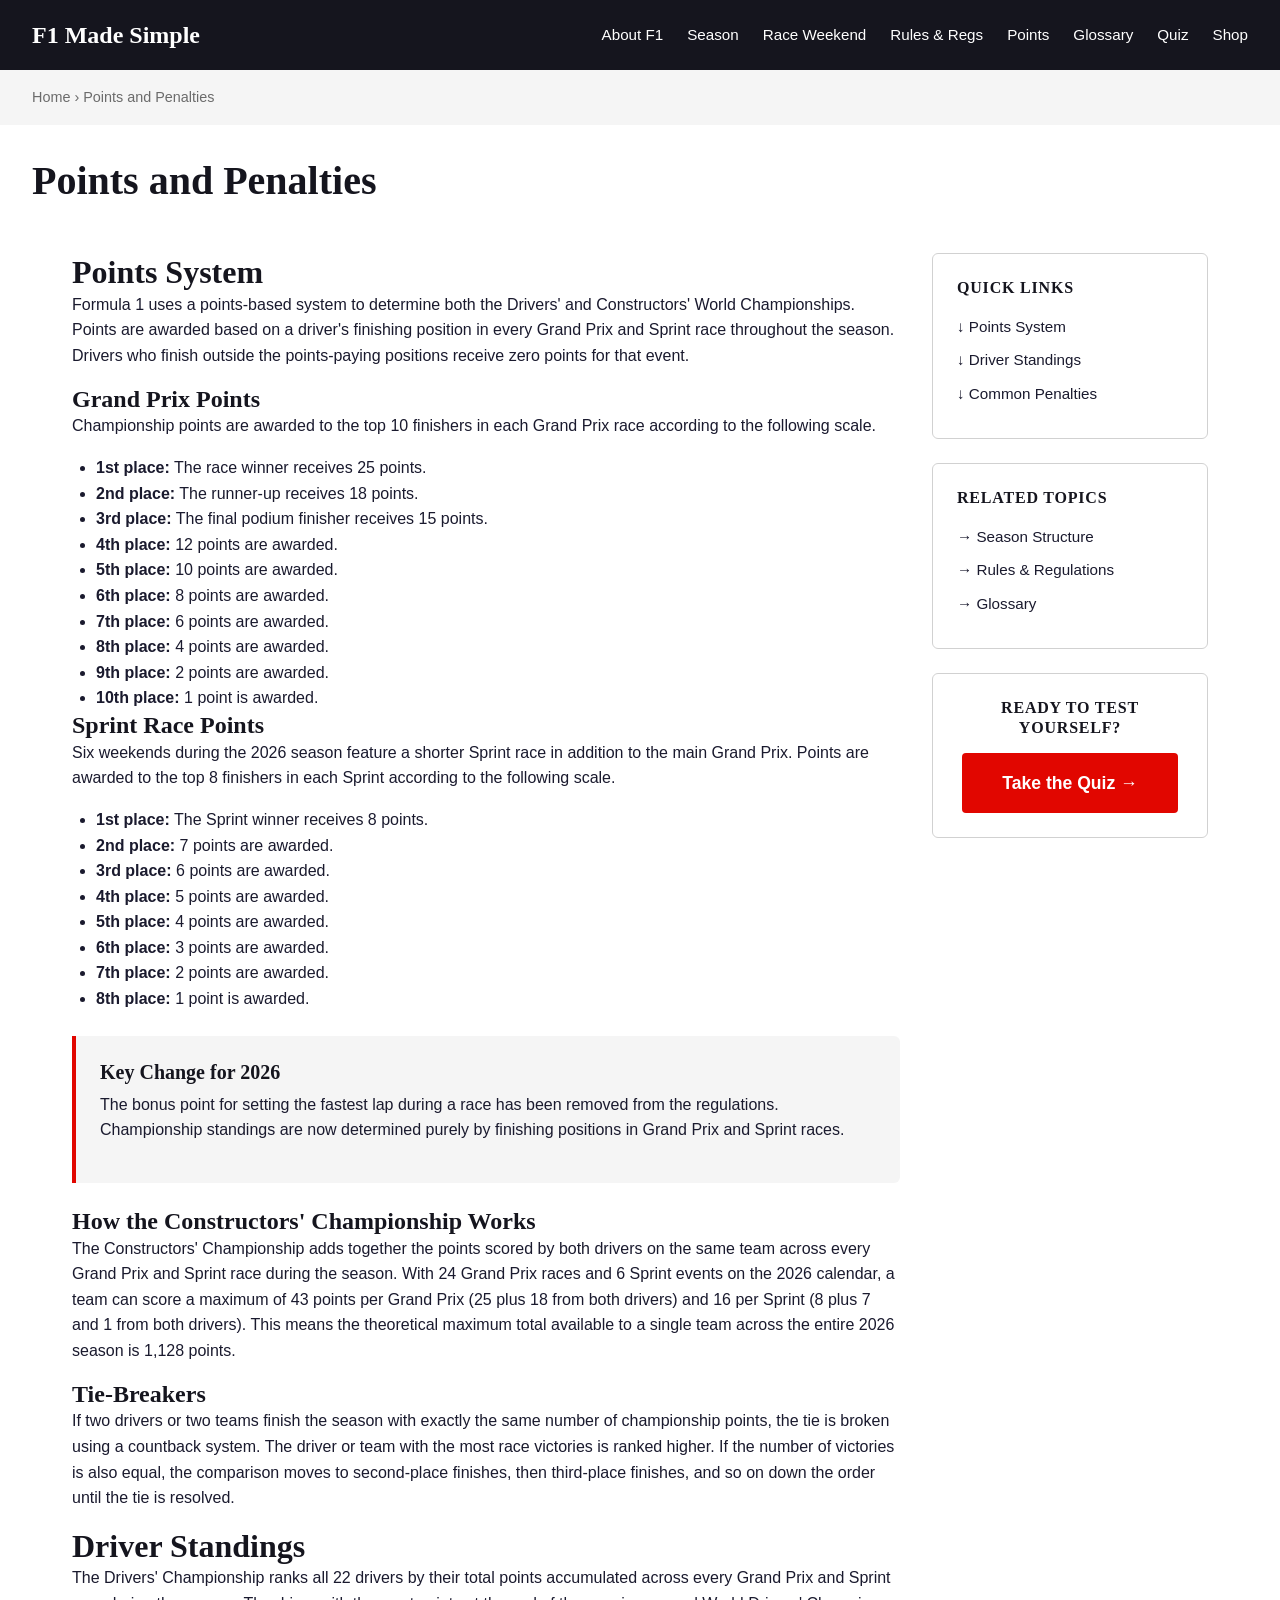
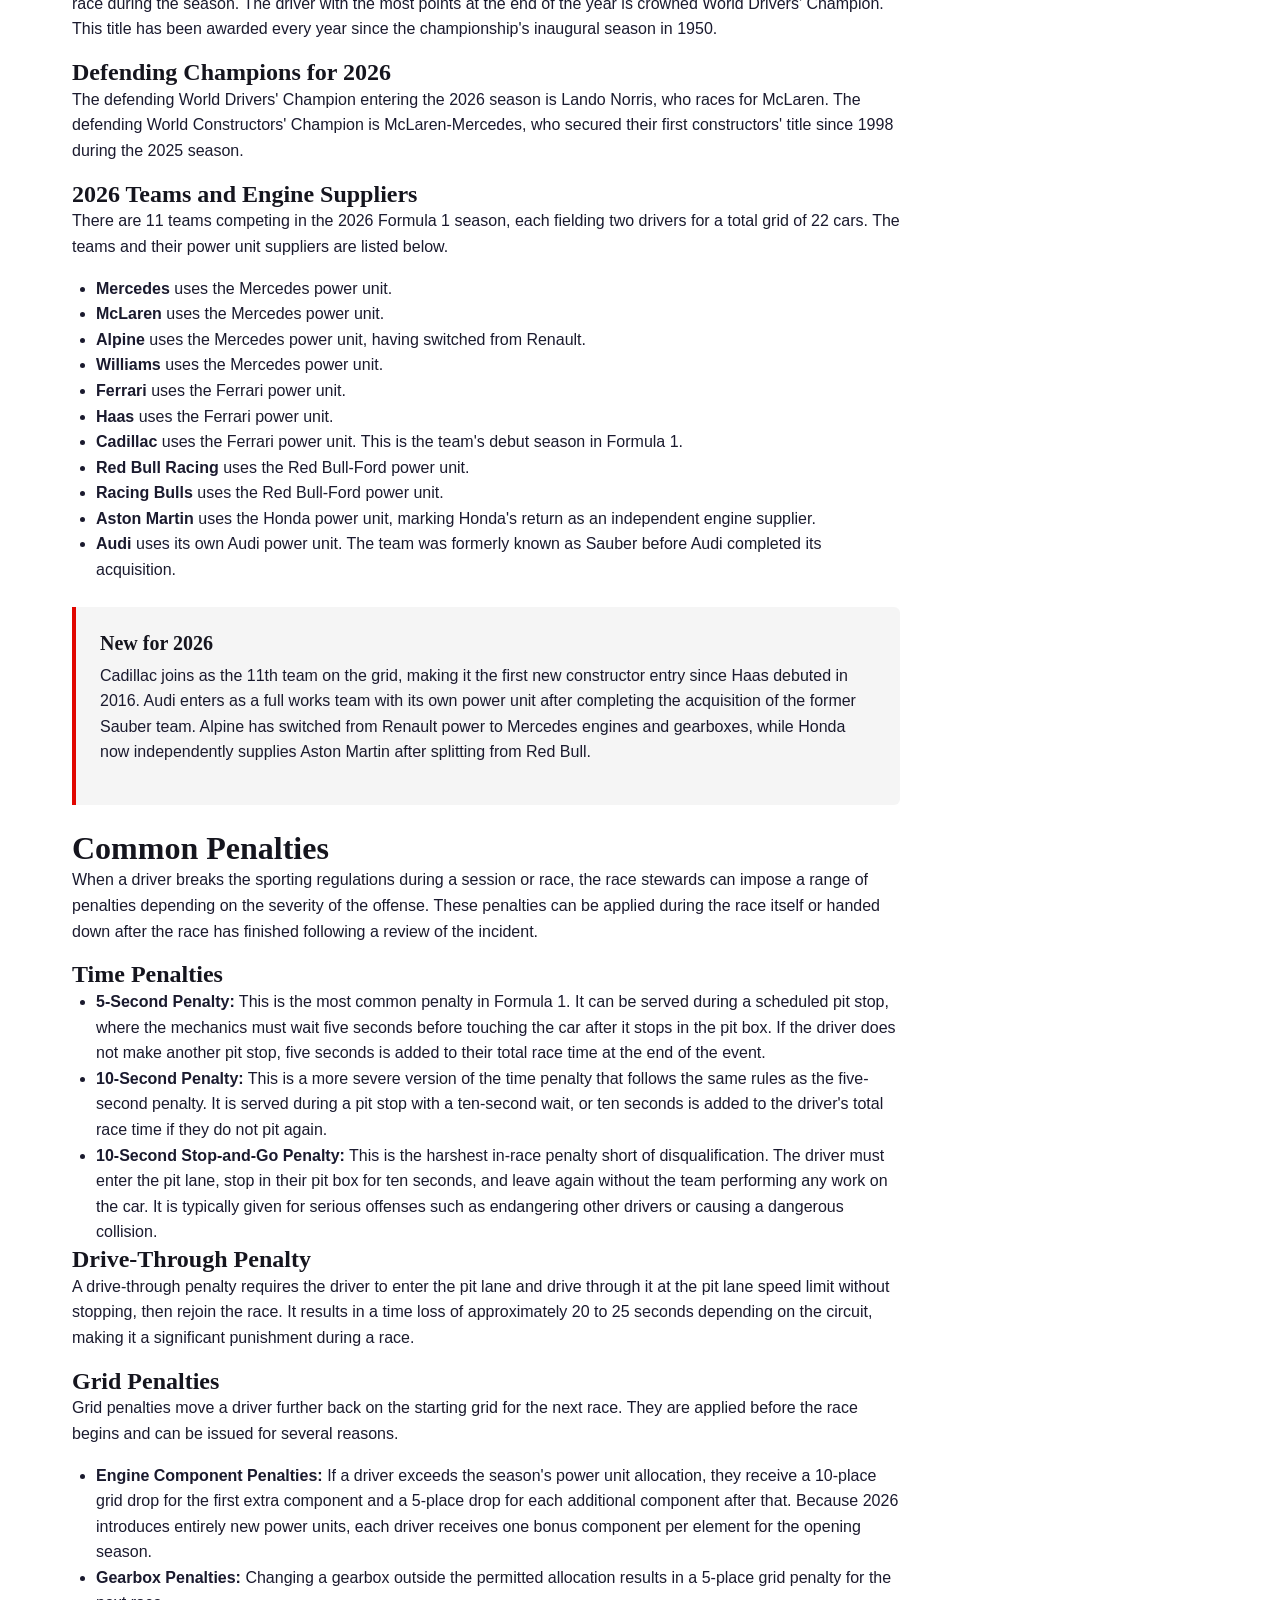
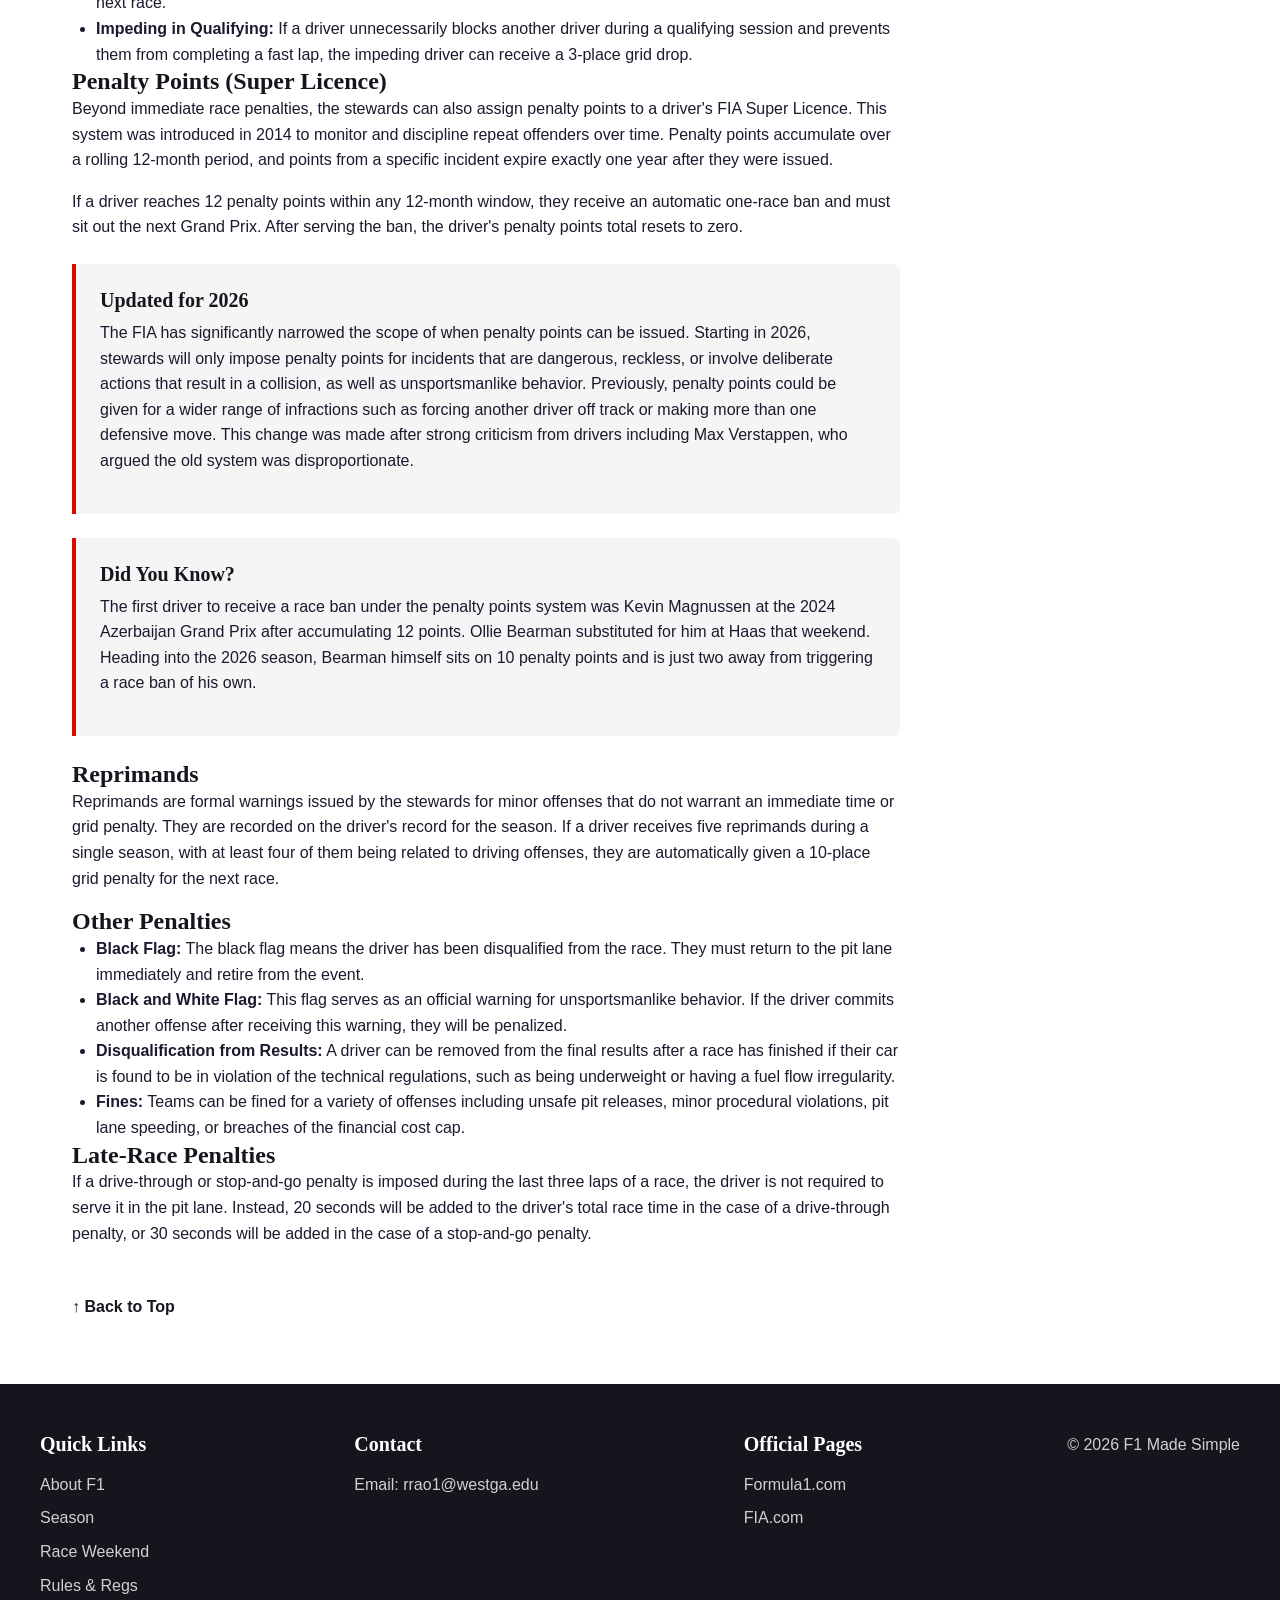
<file: points.html>
<!DOCTYPE html>
<html lang="en">
<head>
    <meta charset="UTF-8">
    <meta name="viewport" content="width=device-width, initial-scale=1.0">
    <title>F1 Made Simple | Points and Penalties</title>
    <meta name="description" content="Explore the Formula 1 points scoring system and how penalties work, including time penalties, grid drops, and championship implications.">
    <link rel="stylesheet" href="project.css">
</head>
<body>

    <!-- Navigation Bar -->
    <nav>
        <a href="index.html" class="nav-logo">F1 Made Simple</a>
        <ul>
            <li><a href="about.html">About F1</a></li>
            <li><a href="season.html">Season</a></li>
            <li><a href="raceweekend.html">Race Weekend</a></li>
            <li><a href="rules.html">Rules &amp; Regs</a></li>
            <li><a href="points.html">Points</a></li>
            <li><a href="glossary.html">Glossary</a></li>
            <li><a href="quiz.html">Quiz</a></li>
            <li><a href="products.html">Shop</a></li>
        </ul>
    </nav>

    <!-- Breadcrumb -->
    <div class="breadcrumb">
        <a href="index.html">Home</a> &rsaquo; Points and Penalties
    </div>

    <!-- Page Header -->
    <div class="page-header">
        <h1>Points and Penalties</h1>
    </div>

    <!-- Content Wrapper: Main + Sidebar -->
    <div class="content-wrapper">

        <!-- Main Content -->
        <main class="content-main">

            <!-- Section 1: Points System -->
            <section id="points-system">
                <h2>Points System</h2>
                <p>Formula 1 uses a points-based system to determine both the Drivers' and Constructors' World Championships. Points are awarded based on a driver's finishing position in every Grand Prix and Sprint race throughout the season. Drivers who finish outside the points-paying positions receive zero points for that event.</p>

                <h3>Grand Prix Points</h3>
                <p>Championship points are awarded to the top 10 finishers in each Grand Prix race according to the following scale.</p>
                <ul>
                    <li><strong>1st place:</strong> The race winner receives 25 points.</li>
                    <li><strong>2nd place:</strong> The runner-up receives 18 points.</li>
                    <li><strong>3rd place:</strong> The final podium finisher receives 15 points.</li>
                    <li><strong>4th place:</strong> 12 points are awarded.</li>
                    <li><strong>5th place:</strong> 10 points are awarded.</li>
                    <li><strong>6th place:</strong> 8 points are awarded.</li>
                    <li><strong>7th place:</strong> 6 points are awarded.</li>
                    <li><strong>8th place:</strong> 4 points are awarded.</li>
                    <li><strong>9th place:</strong> 2 points are awarded.</li>
                    <li><strong>10th place:</strong> 1 point is awarded.</li>
                </ul>

                <h3>Sprint Race Points</h3>
                <p>Six weekends during the 2026 season feature a shorter Sprint race in addition to the main Grand Prix. Points are awarded to the top 8 finishers in each Sprint according to the following scale.</p>
                <ul>
                    <li><strong>1st place:</strong> The Sprint winner receives 8 points.</li>
                    <li><strong>2nd place:</strong> 7 points are awarded.</li>
                    <li><strong>3rd place:</strong> 6 points are awarded.</li>
                    <li><strong>4th place:</strong> 5 points are awarded.</li>
                    <li><strong>5th place:</strong> 4 points are awarded.</li>
                    <li><strong>6th place:</strong> 3 points are awarded.</li>
                    <li><strong>7th place:</strong> 2 points are awarded.</li>
                    <li><strong>8th place:</strong> 1 point is awarded.</li>
                </ul>

                <div class="callout">
                    <h4>Key Change for 2026</h4>
                    <p>The bonus point for setting the fastest lap during a race has been removed from the regulations. Championship standings are now determined purely by finishing positions in Grand Prix and Sprint races.</p>
                </div>

                <h3>How the Constructors' Championship Works</h3>
                <p>The Constructors' Championship adds together the points scored by both drivers on the same team across every Grand Prix and Sprint race during the season. With 24 Grand Prix races and 6 Sprint events on the 2026 calendar, a team can score a maximum of 43 points per Grand Prix (25 plus 18 from both drivers) and 16 per Sprint (8 plus 7 and 1 from both drivers). This means the theoretical maximum total available to a single team across the entire 2026 season is 1,128 points.</p>

                <h3>Tie-Breakers</h3>
                <p>If two drivers or two teams finish the season with exactly the same number of championship points, the tie is broken using a countback system. The driver or team with the most race victories is ranked higher. If the number of victories is also equal, the comparison moves to second-place finishes, then third-place finishes, and so on down the order until the tie is resolved.</p>
            </section>

            <!-- Section 2: Driver Standings -->
            <section id="driver-standings">
                <h2>Driver Standings</h2>
                <p>The Drivers' Championship ranks all 22 drivers by their total points accumulated across every Grand Prix and Sprint race during the season. The driver with the most points at the end of the year is crowned World Drivers' Champion. This title has been awarded every year since the championship's inaugural season in 1950.</p>

                <h3>Defending Champions for 2026</h3>
                <p>The defending World Drivers' Champion entering the 2026 season is Lando Norris, who races for McLaren. The defending World Constructors' Champion is McLaren-Mercedes, who secured their first constructors' title since 1998 during the 2025 season.</p>

                <h3>2026 Teams and Engine Suppliers</h3>
                <p>There are 11 teams competing in the 2026 Formula 1 season, each fielding two drivers for a total grid of 22 cars. The teams and their power unit suppliers are listed below.</p>
                <ul>
                    <li><strong>Mercedes</strong> uses the Mercedes power unit.</li>
                    <li><strong>McLaren</strong> uses the Mercedes power unit.</li>
                    <li><strong>Alpine</strong> uses the Mercedes power unit, having switched from Renault.</li>
                    <li><strong>Williams</strong> uses the Mercedes power unit.</li>
                    <li><strong>Ferrari</strong> uses the Ferrari power unit.</li>
                    <li><strong>Haas</strong> uses the Ferrari power unit.</li>
                    <li><strong>Cadillac</strong> uses the Ferrari power unit. This is the team's debut season in Formula 1.</li>
                    <li><strong>Red Bull Racing</strong> uses the Red Bull-Ford power unit.</li>
                    <li><strong>Racing Bulls</strong> uses the Red Bull-Ford power unit.</li>
                    <li><strong>Aston Martin</strong> uses the Honda power unit, marking Honda's return as an independent engine supplier.</li>
                    <li><strong>Audi</strong> uses its own Audi power unit. The team was formerly known as Sauber before Audi completed its acquisition.</li>
                </ul>

                <div class="callout">
                    <h4>New for 2026</h4>
                    <p>Cadillac joins as the 11th team on the grid, making it the first new constructor entry since Haas debuted in 2016. Audi enters as a full works team with its own power unit after completing the acquisition of the former Sauber team. Alpine has switched from Renault power to Mercedes engines and gearboxes, while Honda now independently supplies Aston Martin after splitting from Red Bull.</p>
                </div>
            </section>

            <!-- Section 3: Common Penalties -->
            <section id="common-penalties">
                <h2>Common Penalties</h2>
                <p>When a driver breaks the sporting regulations during a session or race, the race stewards can impose a range of penalties depending on the severity of the offense. These penalties can be applied during the race itself or handed down after the race has finished following a review of the incident.</p>

                <h3>Time Penalties</h3>
                <ul>
                    <li><strong>5-Second Penalty:</strong> This is the most common penalty in Formula 1. It can be served during a scheduled pit stop, where the mechanics must wait five seconds before touching the car after it stops in the pit box. If the driver does not make another pit stop, five seconds is added to their total race time at the end of the event.</li>
                    <li><strong>10-Second Penalty:</strong> This is a more severe version of the time penalty that follows the same rules as the five-second penalty. It is served during a pit stop with a ten-second wait, or ten seconds is added to the driver's total race time if they do not pit again.</li>
                    <li><strong>10-Second Stop-and-Go Penalty:</strong> This is the harshest in-race penalty short of disqualification. The driver must enter the pit lane, stop in their pit box for ten seconds, and leave again without the team performing any work on the car. It is typically given for serious offenses such as endangering other drivers or causing a dangerous collision.</li>
                </ul>

                <h3>Drive-Through Penalty</h3>
                <p>A drive-through penalty requires the driver to enter the pit lane and drive through it at the pit lane speed limit without stopping, then rejoin the race. It results in a time loss of approximately 20 to 25 seconds depending on the circuit, making it a significant punishment during a race.</p>

                <h3>Grid Penalties</h3>
                <p>Grid penalties move a driver further back on the starting grid for the next race. They are applied before the race begins and can be issued for several reasons.</p>
                <ul>
                    <li><strong>Engine Component Penalties:</strong> If a driver exceeds the season's power unit allocation, they receive a 10-place grid drop for the first extra component and a 5-place drop for each additional component after that. Because 2026 introduces entirely new power units, each driver receives one bonus component per element for the opening season.</li>
                    <li><strong>Gearbox Penalties:</strong> Changing a gearbox outside the permitted allocation results in a 5-place grid penalty for the next race.</li>
                    <li><strong>Impeding in Qualifying:</strong> If a driver unnecessarily blocks another driver during a qualifying session and prevents them from completing a fast lap, the impeding driver can receive a 3-place grid drop.</li>
                </ul>

                <h3>Penalty Points (Super Licence)</h3>
                <p>Beyond immediate race penalties, the stewards can also assign penalty points to a driver's FIA Super Licence. This system was introduced in 2014 to monitor and discipline repeat offenders over time. Penalty points accumulate over a rolling 12-month period, and points from a specific incident expire exactly one year after they were issued.</p>
                <p>If a driver reaches 12 penalty points within any 12-month window, they receive an automatic one-race ban and must sit out the next Grand Prix. After serving the ban, the driver's penalty points total resets to zero.</p>

                <div class="callout">
                    <h4>Updated for 2026</h4>
                    <p>The FIA has significantly narrowed the scope of when penalty points can be issued. Starting in 2026, stewards will only impose penalty points for incidents that are dangerous, reckless, or involve deliberate actions that result in a collision, as well as unsportsmanlike behavior. Previously, penalty points could be given for a wider range of infractions such as forcing another driver off track or making more than one defensive move. This change was made after strong criticism from drivers including Max Verstappen, who argued the old system was disproportionate.</p>
                </div>

                <div class="callout">
                    <h4>Did You Know?</h4>
                    <p>The first driver to receive a race ban under the penalty points system was Kevin Magnussen at the 2024 Azerbaijan Grand Prix after accumulating 12 points. Ollie Bearman substituted for him at Haas that weekend. Heading into the 2026 season, Bearman himself sits on 10 penalty points and is just two away from triggering a race ban of his own.</p>
                </div>

                <h3>Reprimands</h3>
                <p>Reprimands are formal warnings issued by the stewards for minor offenses that do not warrant an immediate time or grid penalty. They are recorded on the driver's record for the season. If a driver receives five reprimands during a single season, with at least four of them being related to driving offenses, they are automatically given a 10-place grid penalty for the next race.</p>

                <h3>Other Penalties</h3>
                <ul>
                    <li><strong>Black Flag:</strong> The black flag means the driver has been disqualified from the race. They must return to the pit lane immediately and retire from the event.</li>
                    <li><strong>Black and White Flag:</strong> This flag serves as an official warning for unsportsmanlike behavior. If the driver commits another offense after receiving this warning, they will be penalized.</li>
                    <li><strong>Disqualification from Results:</strong> A driver can be removed from the final results after a race has finished if their car is found to be in violation of the technical regulations, such as being underweight or having a fuel flow irregularity.</li>
                    <li><strong>Fines:</strong> Teams can be fined for a variety of offenses including unsafe pit releases, minor procedural violations, pit lane speeding, or breaches of the financial cost cap.</li>
                </ul>

                <h3>Late-Race Penalties</h3>
                <p>If a drive-through or stop-and-go penalty is imposed during the last three laps of a race, the driver is not required to serve it in the pit lane. Instead, 20 seconds will be added to the driver's total race time in the case of a drive-through penalty, or 30 seconds will be added in the case of a stop-and-go penalty.</p>
            </section>

            <a href="#" class="back-to-top">&uarr; Back to Top</a>
        </main>

        <!-- Sidebar -->
        <aside class="content-sidebar">

            <!-- Quick Links -->
            <div class="sidebar-box">
                <h4>Quick Links</h4>
                <ul>
                    <li><a href="#points-system">&darr; Points System</a></li>
                    <li><a href="#driver-standings">&darr; Driver Standings</a></li>
                    <li><a href="#common-penalties">&darr; Common Penalties</a></li>
                </ul>
            </div>

            <!-- Related Topics -->
            <div class="sidebar-box">
                <h4>Related Topics</h4>
                <ul>
                    <li><a href="season.html">&rarr; Season Structure</a></li>
                    <li><a href="rules.html">&rarr; Rules &amp; Regulations</a></li>
                    <li><a href="glossary.html">&rarr; Glossary</a></li>
                </ul>
            </div>

            <!-- Quiz -->
            <div class="sidebar-box" style="text-align: center;">
                <h4>Ready to Test Yourself?</h4>
                <a href="quiz.html" class="btn">Take the Quiz &rarr;</a>
            </div>

        </aside>
    </div>

    <!-- Footer -->
    <footer>
        <div class="footer-content">
            <div class="footer-col">
                <h4>Quick Links</h4>
                <ul>
                    <li><a href="about.html">About F1</a></li>
                    <li><a href="season.html">Season</a></li>
                    <li><a href="raceweekend.html">Race Weekend</a></li>
                    <li><a href="rules.html">Rules &amp; Regs</a></li>
                </ul>
            </div>
            <div class="footer-col">
                <h4>Contact</h4>
                <p>Email: <a href="mailto:rrao1@westga.edu">rrao1@westga.edu</a></p>
            </div>
            <div class="footer-col">
                <h4>Official Pages</h4>
                <ul>
                    <li><a href="https://www.formula1.com" target="_blank">Formula1.com</a></li>
                    <li><a href="https://www.fia.com" target="_blank">FIA.com</a></li>
                </ul>
            </div>
            <div class="footer-col">
                <p>&copy; 2026 F1 Made Simple</p>
            </div>
        </div>
    </footer>

</body>
</html>
</file>
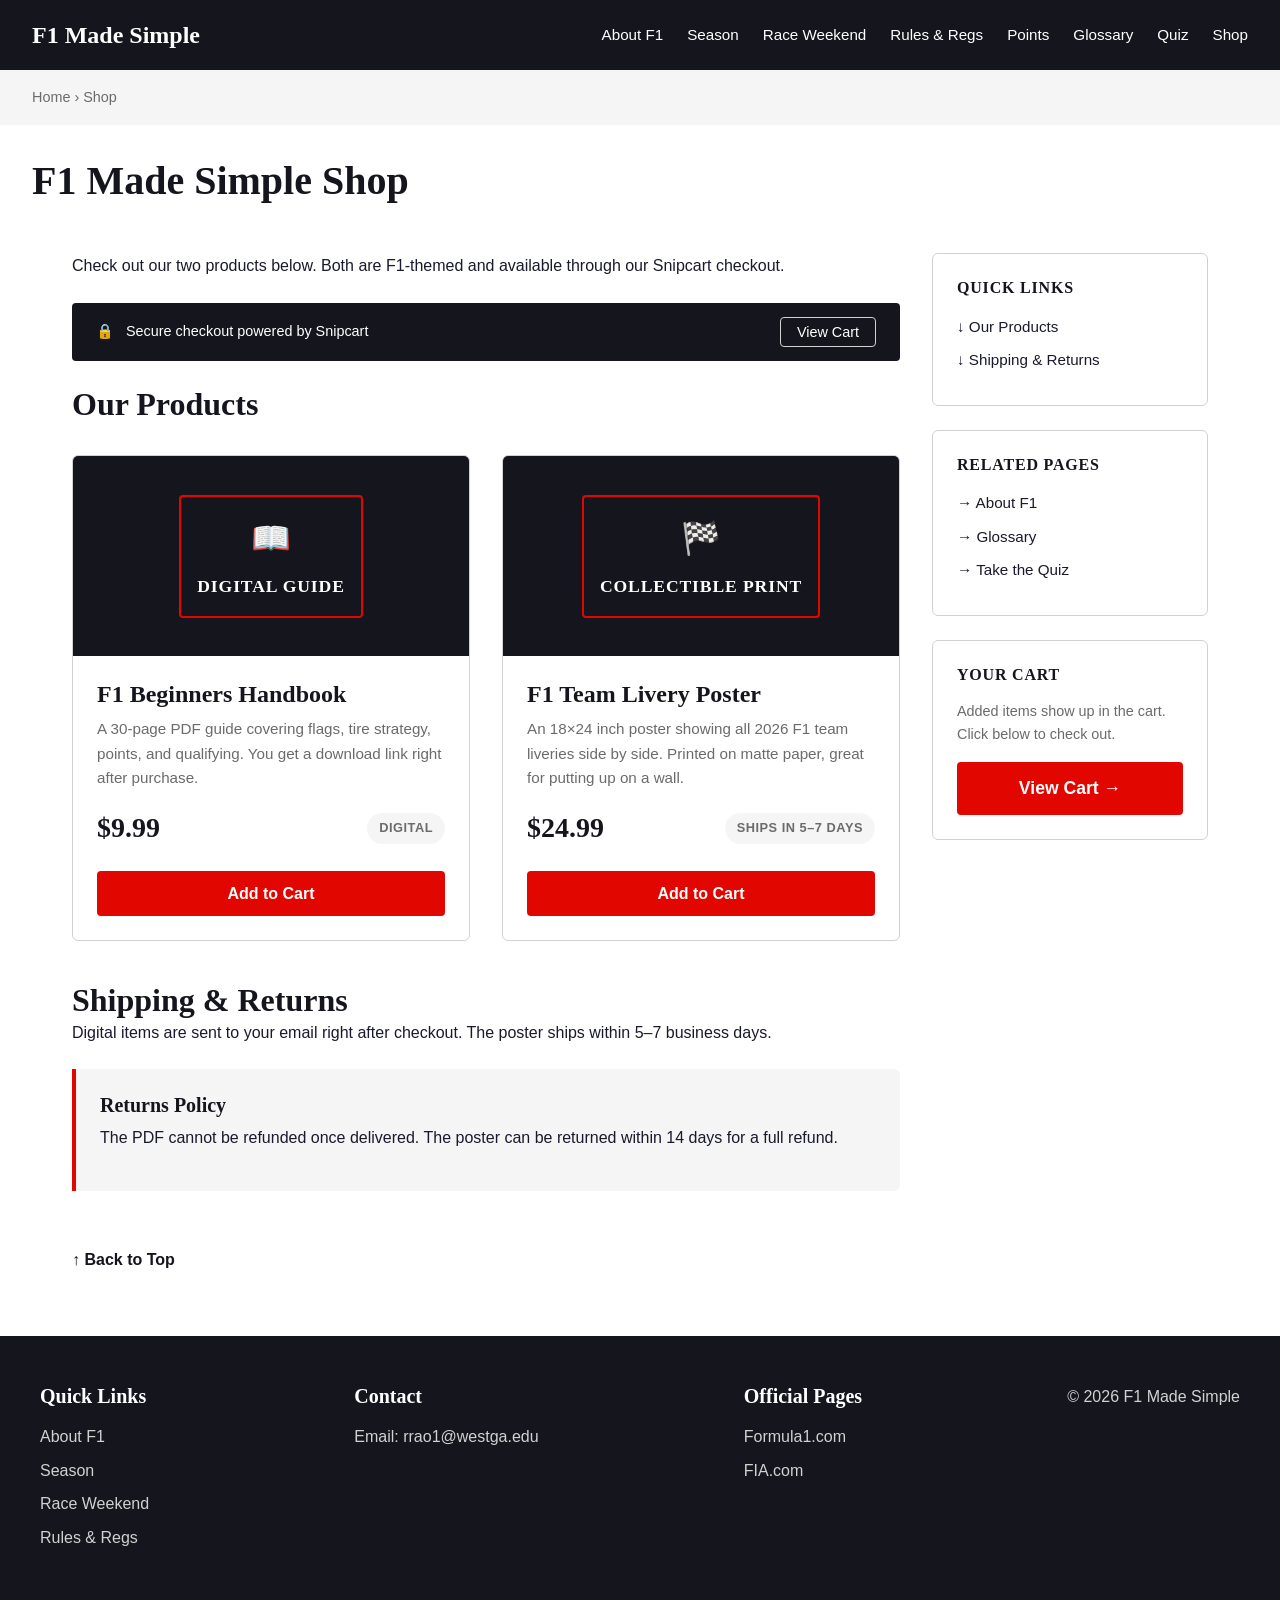
<file: products.html>
<!DOCTYPE html>
<html lang="en">

<head>
    <meta charset="UTF-8">
    <meta name="viewport" content="width=device-width, initial-scale=1.0">
    <title>F1 Made Simple | Shop</title>
    <meta name="description" content="Shop the F1 Made Simple store for Formula 1 merchandise, gear, and fan products. Find the perfect item for every F1 enthusiast.">
    <link rel="stylesheet" href="project.css">
</head>

<body>

    <!-- Navigation Bar -->
    <nav>
        <a href="index.html" class="nav-logo">F1 Made Simple</a>
        <ul>
            <li><a href="about.html">About F1</a></li>
            <li><a href="season.html">Season</a></li>
            <li><a href="raceweekend.html">Race Weekend</a></li>
            <li><a href="rules.html">Rules &amp; Regs</a></li>
            <li><a href="points.html">Points</a></li>
            <li><a href="glossary.html">Glossary</a></li>
            <li><a href="quiz.html">Quiz</a></li>
            <li><a href="products.html">Shop</a></li>
        </ul>
    </nav>

    <!-- Breadcrumb -->
    <div class="breadcrumb">
        <a href="index.html">Home</a> &rsaquo; Shop
    </div>

    <!-- Page Header -->
    <div class="page-header">
        <h1>F1 Made Simple Shop</h1>
    </div>

    <div class="content-wrapper">
        <!-- Main Content -->
        <main class="content-main">

            <p>Check out our two products below. Both are F1-themed and available through our Snipcart checkout.</p>

            <!-- Cart notice bar -->
            <div class="cart-notice">
                <strong>&#128274;</strong> Secure checkout powered by Snipcart
                <button class="view-cart-btn snipcart-checkout">View Cart</button>
            </div>

            <!-- Products Grid -->
            <section id="products">
                <h2>Our Products</h2>

                <div class="products-grid">

                    <!-- Product 1: Digital Guide -->
                    <div class="product-card">
                        <div class="product-image">
                            <div class="product-image-label">
                                <span>&#128214;</span>
                                DIGITAL GUIDE
                            </div>
                        </div>
                        <div class="product-body">
                            <h3>F1 Beginners Handbook</h3>
                            <p>A 30-page PDF guide covering flags, tire strategy, points, and qualifying. You get a download link right after purchase.</p>
                            <div class="product-meta">
                                <span class="product-price">$9.99</span>
                                <span class="product-badge">Digital</span>
                            </div>
                            <button
                                class="btn-cart snipcart-add-item"
                                data-item-id="f1-beginners-handbook"
                                data-item-name="F1 Beginners Handbook"
                                data-item-price="9.99"
                                data-item-url="/products.html"
                                data-item-description="30-page digital PDF for new F1 fans. Instant download."
                                data-item-shippable="false">
                                Add to Cart
                            </button>
                        </div>
                    </div>

                    <!-- Product 2: Poster Print -->
                    <div class="product-card">
                        <div class="product-image">
                            <div class="product-image-label">
                                <span>&#127937;</span>
                                COLLECTIBLE PRINT
                            </div>
                        </div>
                        <div class="product-body">
                            <h3>F1 Team Livery Poster</h3>
                            <p>An 18&times;24 inch poster showing all 2026 F1 team liveries side by side. Printed on matte paper, great for putting up on a wall.</p>
                            <div class="product-meta">
                                <span class="product-price">$24.99</span>
                                <span class="product-badge">Ships in 5&ndash;7 days</span>
                            </div>
                            <button
                                class="btn-cart snipcart-add-item"
                                data-item-id="f1-livery-poster"
                                data-item-name="F1 Team Livery Poster"
                                data-item-price="24.99"
                                data-item-url="/products.html"
                                data-item-description="18x24 inch premium matte print of 2026 F1 team liveries."
                                data-item-shippable="true">
                                Add to Cart
                            </button>
                        </div>
                    </div>

                </div>
            </section>

            <!-- Shipping & Returns -->
            <section id="info" class="section-shipping">
                <h2>Shipping &amp; Returns</h2>
                <p>Digital items are sent to your email right after checkout. The poster ships within 5&ndash;7 business days.</p>

                <div class="callout">
                    <h4>Returns Policy</h4>
                    <p>The PDF cannot be refunded once delivered. The poster can be returned within 14 days for a full refund.</p>
                </div>
            </section>

            <a href="#" class="back-to-top">&uarr; Back to Top</a>
        </main>

        <!-- Sidebar -->
        <aside class="content-sidebar">

            <div class="sidebar-box">
                <h4>Quick Links</h4>
                <ul>
                    <li><a href="#products">&darr; Our Products</a></li>
                    <li><a href="#info">&darr; Shipping &amp; Returns</a></li>
                </ul>
            </div>

            <div class="sidebar-box">
                <h4>Related Pages</h4>
                <ul>
                    <li><a href="about.html">&rarr; About F1</a></li>
                    <li><a href="glossary.html">&rarr; Glossary</a></li>
                    <li><a href="quiz.html">&rarr; Take the Quiz</a></li>
                </ul>
            </div>

            <div class="sidebar-box">
                <h4>Your Cart</h4>
                <p class="cart-sidebar-note">Added items show up in the cart. Click below to check out.</p>
                <button class="btn snipcart-checkout btn-view-cart">View Cart &rarr;</button>
            </div>

        </aside>
    </div>

    <!-- Footer -->
    <footer>
        <div class="footer-content">
            <div class="footer-col">
                <h4>Quick Links</h4>
                <ul>
                    <li><a href="about.html">About F1</a></li>
                    <li><a href="season.html">Season</a></li>
                    <li><a href="raceweekend.html">Race Weekend</a></li>
                    <li><a href="rules.html">Rules &amp; Regs</a></li>
                </ul>
            </div>
            <div class="footer-col">
                <h4>Contact</h4>
                <p>Email: <a href="mailto:rrao1@westga.edu">rrao1@westga.edu</a></p>
            </div>
            <div class="footer-col">
                <h4>Official Pages</h4>
                <ul>
                    <li><a href="https://www.formula1.com" target="_blank">Formula1.com</a></li>
                    <li><a href="https://www.fia.com" target="_blank">FIA.com</a></li>
                </ul>
            </div>
            <div class="footer-col">
                <p>&copy; 2026 F1 Made Simple</p>
            </div>
        </div>
    </footer>

    <!-- Snipcart — provided embed code -->
    <script>
        window.SnipcartSettings = {
            publicApiKey: 'MWI0Y2NlMDQtOTkyNS00MjMyLTg1MjItNWRiNzc3YjJjZWU0NjM5MTI0MTIyMzI3ODMwNDc2',
            loadStrategy: 'on-user-interaction',
        };

        (()=>{var c,d;(d=(c=window.SnipcartSettings).version)!=null||(c.version="3.0");var s,S;(S=(s=window.SnipcartSettings).timeoutDuration)!=null||(s.timeoutDuration=2750);var l,p;(p=(l=window.SnipcartSettings).domain)!=null||(l.domain="cdn.snipcart.com");var w,u;(u=(w=window.SnipcartSettings).protocol)!=null||(w.protocol="https");var f=window.SnipcartSettings.version.includes("v3.0.0-ci")||window.SnipcartSettings.version!="3.0"&&window.SnipcartSettings.version.localeCompare("3.4.0",void 0,{numeric:!0,sensitivity:"base"})===-1,m=["focus","mouseover","touchmove","scroll","keydown"];window.LoadSnipcart=o;document.readyState==="loading"?document.addEventListener("DOMContentLoaded",r):r();function r(){window.SnipcartSettings.loadStrategy?window.SnipcartSettings.loadStrategy==="on-user-interaction"&&(m.forEach(t=>document.addEventListener(t,o)),setTimeout(o,window.SnipcartSettings.timeoutDuration)):o()}var a=!1;function o(){if(a)return;a=!0;let t=document.getElementsByTagName("head")[0],e=document.querySelector("#snipcart"),i=document.querySelector(`src[src^="${window.SnipcartSettings.protocol}://${window.SnipcartSettings.domain}"][src$="snipcart.js"]`),n=document.querySelector(`link[href^="${window.SnipcartSettings.protocol}://${window.SnipcartSettings.domain}"][href$="snipcart.css"]`);e||(e=document.createElement("div"),e.id="snipcart",e.setAttribute("hidden","true"),document.body.appendChild(e)),v(e),i||(i=document.createElement("script"),i.src=`${window.SnipcartSettings.protocol}://${window.SnipcartSettings.domain}/themes/v${window.SnipcartSettings.version}/default/snipcart.js`,i.async=!0,t.appendChild(i)),n||(n=document.createElement("link"),n.rel="stylesheet",n.type="text/css",n.href=`${window.SnipcartSettings.protocol}://${window.SnipcartSettings.domain}/themes/v${window.SnipcartSettings.version}/default/snipcart.css`,t.prepend(n)),m.forEach(g=>document.removeEventListener(g,o))}function v(t){!f||(t.dataset.apiKey=window.SnipcartSettings.publicApiKey,window.SnipcartSettings.addProductBehavior&&(t.dataset.configAddProductBehavior=window.SnipcartSettings.addProductBehavior),window.SnipcartSettings.modalStyle&&(t.dataset.configModalStyle=window.SnipcartSettings.modalStyle),window.SnipcartSettings.currency&&(t.dataset.currency=window.SnipcartSettings.currency),window.SnipcartSettings.templatesUrl&&(t.dataset.templatesUrl=window.SnipcartSettings.templatesUrl))}})();
    </script>

</body>

</html>
</file>
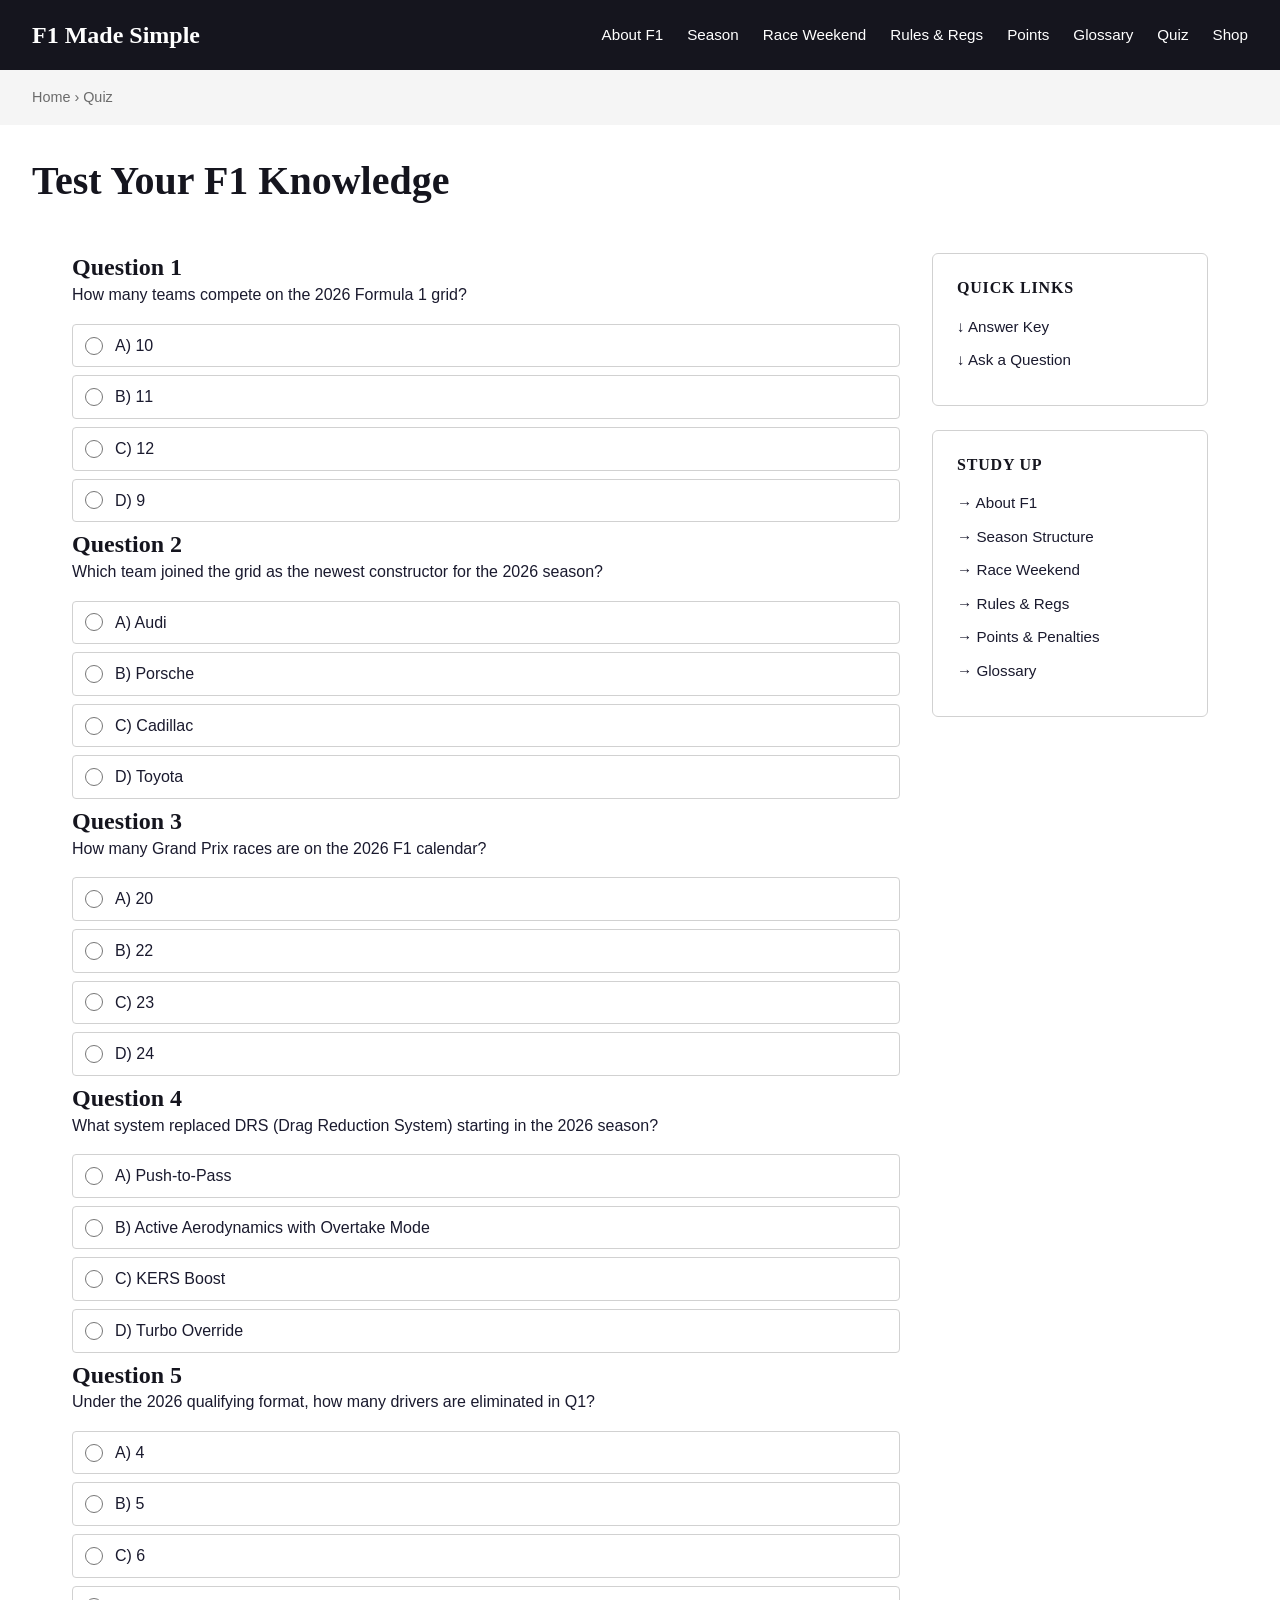
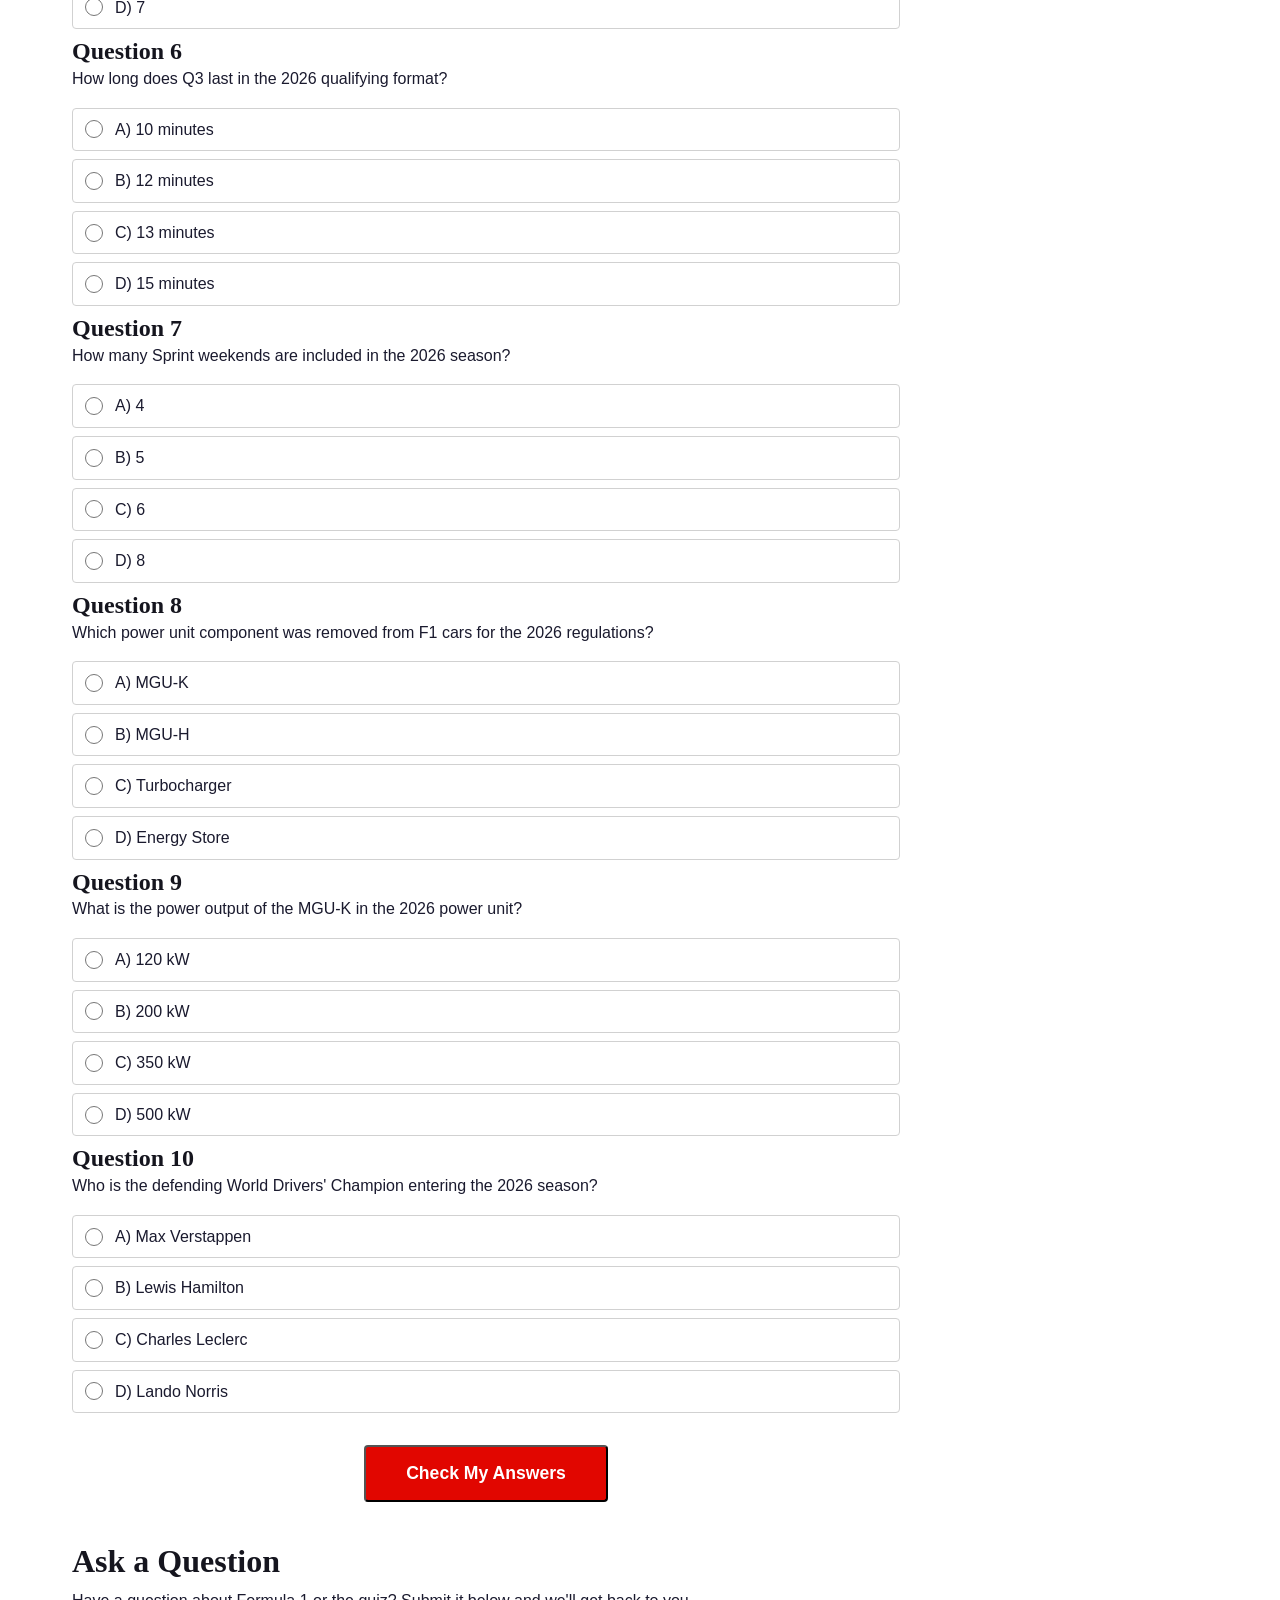
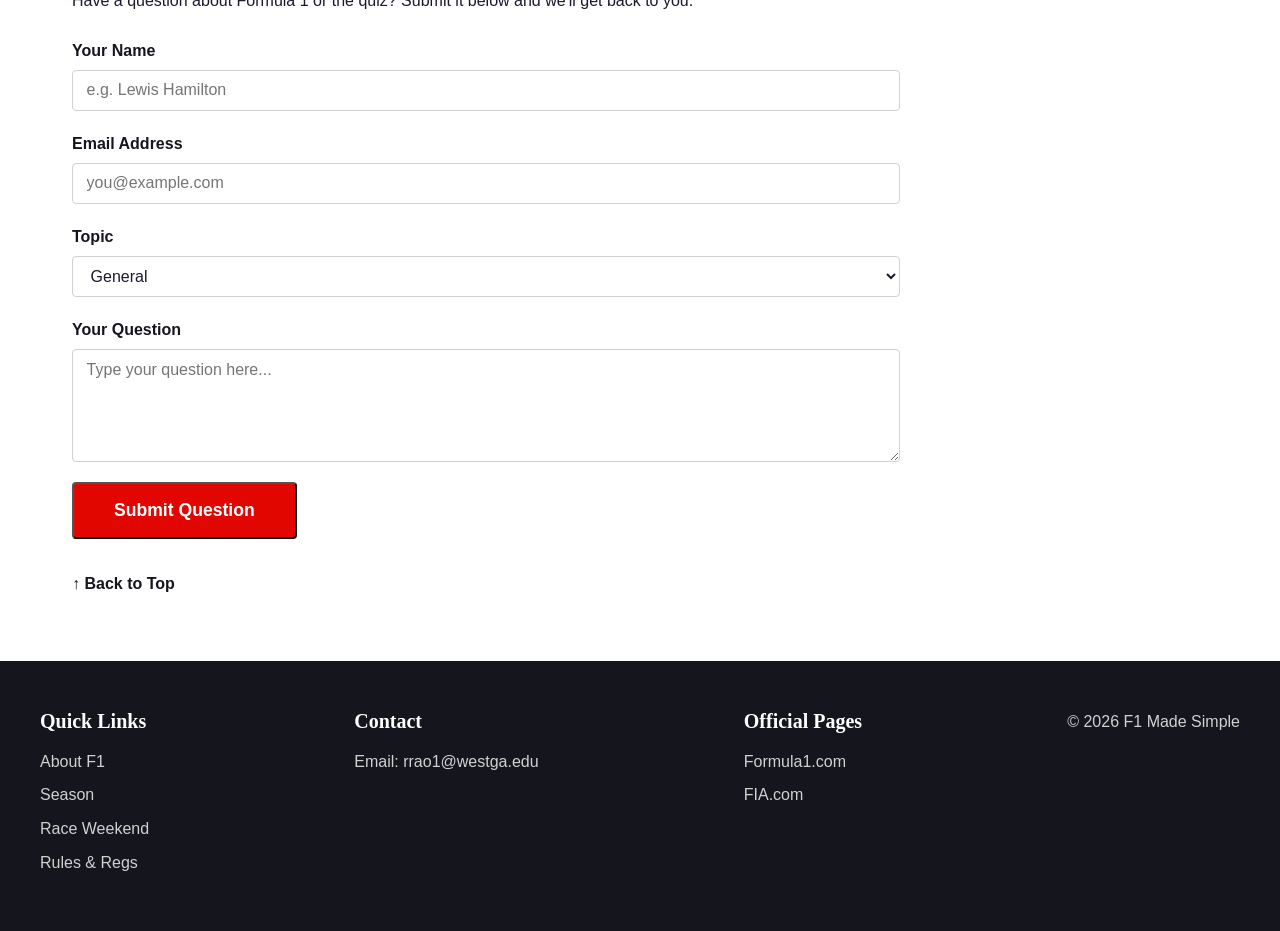
<file: quiz.html>
<!DOCTYPE html>
<html lang="en">

<head>
    <meta charset="UTF-8">
    <meta name="viewport" content="width=device-width, initial-scale=1.0">
    <title>F1 Made Simple | Quiz</title>
    <meta name="description" content="Test your Formula 1 knowledge with our interactive F1 quiz. Answer questions on rules, teams, drivers, and race history to see how much you know.">
    <link rel="stylesheet" href="project.css">
</head>

<body>

    <!-- Navigation Bar -->
    <nav>
        <a href="index.html" class="nav-logo">F1 Made Simple</a>
        <ul>
            <li><a href="about.html">About F1</a></li>
            <li><a href="season.html">Season</a></li>
            <li><a href="raceweekend.html">Race Weekend</a></li>
            <li><a href="rules.html">Rules &amp; Regs</a></li>
            <li><a href="points.html">Points</a></li>
            <li><a href="glossary.html">Glossary</a></li>
            <li><a href="quiz.html">Quiz</a></li>
            <li><a href="products.html">Shop</a></li>
        </ul>
    </nav>

    <!-- Breadcrumb -->
    <div class="breadcrumb">
        <a href="index.html">Home</a> &rsaquo; Quiz
    </div>

    <!-- Page Header -->
    <div class="page-header">
        <h1>Test Your F1 Knowledge</h1>
    </div>

    <div class="content-wrapper">

        <!-- Main Content -->
        <main class="content-main">

            <!-- Interactive Quiz -->
            <div id="quiz-container">

                <!-- Question 1 -->
                <section class="quiz-question">
                    <h3>Question 1</h3>
                    <p>How many teams compete on the 2026 Formula 1 grid?</p>
                    <ul class="quiz-options">
                        <li><label><input type="radio" name="q1" value="A"> A) 10</label></li>
                        <li><label><input type="radio" name="q1" value="B"> B) 11</label></li>
                        <li><label><input type="radio" name="q1" value="C"> C) 12</label></li>
                        <li><label><input type="radio" name="q1" value="D"> D) 9</label></li>
                    </ul>
                    <div class="question-feedback" id="feedback-1"></div>
                </section>

                <!-- Question 2 -->
                <section class="quiz-question">
                    <h3>Question 2</h3>
                    <p>Which team joined the grid as the newest constructor for the 2026 season?</p>
                    <ul class="quiz-options">
                        <li><label><input type="radio" name="q2" value="A"> A) Audi</label></li>
                        <li><label><input type="radio" name="q2" value="B"> B) Porsche</label></li>
                        <li><label><input type="radio" name="q2" value="C"> C) Cadillac</label></li>
                        <li><label><input type="radio" name="q2" value="D"> D) Toyota</label></li>
                    </ul>
                    <div class="question-feedback" id="feedback-2"></div>
                </section>

                <!-- Question 3 -->
                <section class="quiz-question">
                    <h3>Question 3</h3>
                    <p>How many Grand Prix races are on the 2026 F1 calendar?</p>
                    <ul class="quiz-options">
                        <li><label><input type="radio" name="q3" value="A"> A) 20</label></li>
                        <li><label><input type="radio" name="q3" value="B"> B) 22</label></li>
                        <li><label><input type="radio" name="q3" value="C"> C) 23</label></li>
                        <li><label><input type="radio" name="q3" value="D"> D) 24</label></li>
                    </ul>
                    <div class="question-feedback" id="feedback-3"></div>
                </section>

                <!-- Question 4 -->
                <section class="quiz-question">
                    <h3>Question 4</h3>
                    <p>What system replaced DRS (Drag Reduction System) starting in the 2026 season?</p>
                    <ul class="quiz-options">
                        <li><label><input type="radio" name="q4" value="A"> A) Push-to-Pass</label></li>
                        <li><label><input type="radio" name="q4" value="B"> B) Active Aerodynamics with Overtake Mode</label></li>
                        <li><label><input type="radio" name="q4" value="C"> C) KERS Boost</label></li>
                        <li><label><input type="radio" name="q4" value="D"> D) Turbo Override</label></li>
                    </ul>
                    <div class="question-feedback" id="feedback-4"></div>
                </section>

                <!-- Question 5 -->
                <section class="quiz-question">
                    <h3>Question 5</h3>
                    <p>Under the 2026 qualifying format, how many drivers are eliminated in Q1?</p>
                    <ul class="quiz-options">
                        <li><label><input type="radio" name="q5" value="A"> A) 4</label></li>
                        <li><label><input type="radio" name="q5" value="B"> B) 5</label></li>
                        <li><label><input type="radio" name="q5" value="C"> C) 6</label></li>
                        <li><label><input type="radio" name="q5" value="D"> D) 7</label></li>
                    </ul>
                    <div class="question-feedback" id="feedback-5"></div>
                </section>

                <!-- Question 6 -->
                <section class="quiz-question">
                    <h3>Question 6</h3>
                    <p>How long does Q3 last in the 2026 qualifying format?</p>
                    <ul class="quiz-options">
                        <li><label><input type="radio" name="q6" value="A"> A) 10 minutes</label></li>
                        <li><label><input type="radio" name="q6" value="B"> B) 12 minutes</label></li>
                        <li><label><input type="radio" name="q6" value="C"> C) 13 minutes</label></li>
                        <li><label><input type="radio" name="q6" value="D"> D) 15 minutes</label></li>
                    </ul>
                    <div class="question-feedback" id="feedback-6"></div>
                </section>

                <!-- Question 7 -->
                <section class="quiz-question">
                    <h3>Question 7</h3>
                    <p>How many Sprint weekends are included in the 2026 season?</p>
                    <ul class="quiz-options">
                        <li><label><input type="radio" name="q7" value="A"> A) 4</label></li>
                        <li><label><input type="radio" name="q7" value="B"> B) 5</label></li>
                        <li><label><input type="radio" name="q7" value="C"> C) 6</label></li>
                        <li><label><input type="radio" name="q7" value="D"> D) 8</label></li>
                    </ul>
                    <div class="question-feedback" id="feedback-7"></div>
                </section>

                <!-- Question 8 -->
                <section class="quiz-question">
                    <h3>Question 8</h3>
                    <p>Which power unit component was removed from F1 cars for the 2026 regulations?</p>
                    <ul class="quiz-options">
                        <li><label><input type="radio" name="q8" value="A"> A) MGU-K</label></li>
                        <li><label><input type="radio" name="q8" value="B"> B) MGU-H</label></li>
                        <li><label><input type="radio" name="q8" value="C"> C) Turbocharger</label></li>
                        <li><label><input type="radio" name="q8" value="D"> D) Energy Store</label></li>
                    </ul>
                    <div class="question-feedback" id="feedback-8"></div>
                </section>

                <!-- Question 9 -->
                <section class="quiz-question">
                    <h3>Question 9</h3>
                    <p>What is the power output of the MGU-K in the 2026 power unit?</p>
                    <ul class="quiz-options">
                        <li><label><input type="radio" name="q9" value="A"> A) 120 kW</label></li>
                        <li><label><input type="radio" name="q9" value="B"> B) 200 kW</label></li>
                        <li><label><input type="radio" name="q9" value="C"> C) 350 kW</label></li>
                        <li><label><input type="radio" name="q9" value="D"> D) 500 kW</label></li>
                    </ul>
                    <div class="question-feedback" id="feedback-9"></div>
                </section>

                <!-- Question 10 -->
                <section class="quiz-question">
                    <h3>Question 10</h3>
                    <p>Who is the defending World Drivers' Champion entering the 2026 season?</p>
                    <ul class="quiz-options">
                        <li><label><input type="radio" name="q10" value="A"> A) Max Verstappen</label></li>
                        <li><label><input type="radio" name="q10" value="B"> B) Lewis Hamilton</label></li>
                        <li><label><input type="radio" name="q10" value="C"> C) Charles Leclerc</label></li>
                        <li><label><input type="radio" name="q10" value="D"> D) Lando Norris</label></li>
                    </ul>
                    <div class="question-feedback" id="feedback-10"></div>
                </section>

                <!-- Submit + Score -->
                <div class="quiz-submit-area">
                    <button type="button" id="submit-quiz" class="btn">Check My Answers</button>
                </div>

                <div class="quiz-score" id="quiz-score">
                    <span class="score-num" id="score-num"></span>
                    <h3>Quiz Complete!</h3>
                    <p id="score-msg"></p>
                </div>

            </div><!-- end quiz-container -->

            <!-- Answer Key (hidden until quiz is submitted) -->
            <section id="answer-key" style="display:none">
                <h2>Answer Key</h2>
                <p>Check your answers below to see how many you got right.</p>
                <ol>
                    <li><strong>B) 11.</strong> The 2026 season features 11 teams and 22 drivers, with Cadillac joining
                        as the newest constructor.</li>
                    <li><strong>C) Cadillac.</strong> Cadillac became the 11th team on the grid, marking the first new
                        team entry since Haas debuted in 2016.</li>
                    <li><strong>D) 24.</strong> The 2026 calendar features 24 Grands Prix, running from Australia in
                        March to Abu Dhabi in December.</li>
                    <li><strong>B) Active Aerodynamics with Overtake Mode.</strong> DRS has been replaced by active
                        front and rear wings along with Overtake Mode, which gives drivers extra electrical power when
                        within one second of the car ahead.</li>
                    <li><strong>C) 6.</strong> With 22 cars on the grid, six drivers are now eliminated in both Q1 and
                        Q2 instead of the previous five.</li>
                    <li><strong>C) 13 minutes.</strong> Q3 was extended from 12 to 13 minutes for the 2026 season to
                        give the top 10 drivers more time to complete their flying laps.</li>
                    <li><strong>C) 6.</strong> The six Sprint weekends in 2026 are China, Miami, Canada, Great Britain,
                        Netherlands, and Singapore.</li>
                    <li><strong>B) MGU-H.</strong> The Motor Generator Unit, Heat (MGU-H) was removed for 2026. It was
                        considered expensive, complex, and lacking road relevance.</li>
                    <li><strong>C) 350 kW.</strong> The MGU-K power output was nearly tripled from 120 kW to 350 kW,
                        making the 2026 power units roughly 50 percent electric.</li>
                    <li><strong>D) Lando Norris.</strong> Norris won his first World Drivers' Championship in 2025 while
                        driving for McLaren-Mercedes, making him the defending champion entering 2026.</li>
                </ol>
            </section>

            <!-- Question Form (with JS validation) -->
            <section id="ask-a-question" class="quiz-form">
                <h2>Ask a Question</h2>
                <p>Have a question about Formula 1 or the quiz? Submit it below and we'll get back to you.</p>
                <form method="post" action="https://webdevbasics.net/scripts/demo.php" novalidate>
                    <div class="form-group">
                        <label for="name">Your Name</label>
                        <input type="text" id="name" name="name" placeholder="e.g. Lewis Hamilton">
                        <span class="field-error" id="name-error"></span>
                    </div>
                    <div class="form-group">
                        <label for="email">Email Address</label>
                        <input type="email" id="email" name="email" placeholder="you@example.com">
                        <span class="field-error" id="email-error"></span>
                    </div>
                    <div class="form-group">
                        <label for="topic">Topic</label>
                        <select id="topic" name="topic">
                            <option value="general">General</option>
                            <option value="rules">Rules &amp; Regulations</option>
                            <option value="season">Season Structure</option>
                            <option value="raceweekend">Race Weekend</option>
                            <option value="points">Points &amp; Penalties</option>
                            <option value="glossary">Glossary</option>
                        </select>
                    </div>
                    <div class="form-group">
                        <label for="message">Your Question</label>
                        <textarea id="message" name="message" rows="5" placeholder="Type your question here..."></textarea>
                        <span class="field-error" id="message-error"></span>
                    </div>
                    <button type="submit" class="btn">Submit Question</button>
                </form>
            </section>

            <a href="#" class="back-to-top">&uarr; Back to Top</a>
        </main>

        <!-- Sidebar -->
        <aside class="content-sidebar">

            <!-- Quick Links -->
            <div class="sidebar-box">
                <h4>Quick Links</h4>
                <ul>
                    <li><a href="#answer-key">&darr; Answer Key</a></li>
                    <li><a href="#ask-a-question">&darr; Ask a Question</a></li>
                </ul>
            </div>

            <!-- Study Up -->
            <div class="sidebar-box">
                <h4>Study Up</h4>
                <ul>
                    <li><a href="about.html">&rarr; About F1</a></li>
                    <li><a href="season.html">&rarr; Season Structure</a></li>
                    <li><a href="raceweekend.html">&rarr; Race Weekend</a></li>
                    <li><a href="rules.html">&rarr; Rules &amp; Regs</a></li>
                    <li><a href="points.html">&rarr; Points &amp; Penalties</a></li>
                    <li><a href="glossary.html">&rarr; Glossary</a></li>
                </ul>
            </div>

        </aside>
    </div>

    <!-- Footer -->
    <footer>
        <div class="footer-content">
            <div class="footer-col">
                <h4>Quick Links</h4>
                <ul>
                    <li><a href="about.html">About F1</a></li>
                    <li><a href="season.html">Season</a></li>
                    <li><a href="raceweekend.html">Race Weekend</a></li>
                    <li><a href="rules.html">Rules &amp; Regs</a></li>
                </ul>
            </div>
            <div class="footer-col">
                <h4>Contact</h4>
                <p>Email: <a href="mailto:rrao1@westga.edu">rrao1@westga.edu</a></p>
            </div>
            <div class="footer-col">
                <h4>Official Pages</h4>
                <ul>
                    <li><a href="https://www.formula1.com" target="_blank" rel="noopener">Formula1.com</a></li>
                    <li><a href="https://www.fia.com" target="_blank" rel="noopener">FIA.com</a></li>
                </ul>
            </div>
            <div class="footer-col">
                <p>&copy; 2026 F1 Made Simple</p>
            </div>
        </div>
    </footer>

    <script src="project.js"></script>
</body>

</html>
</file>
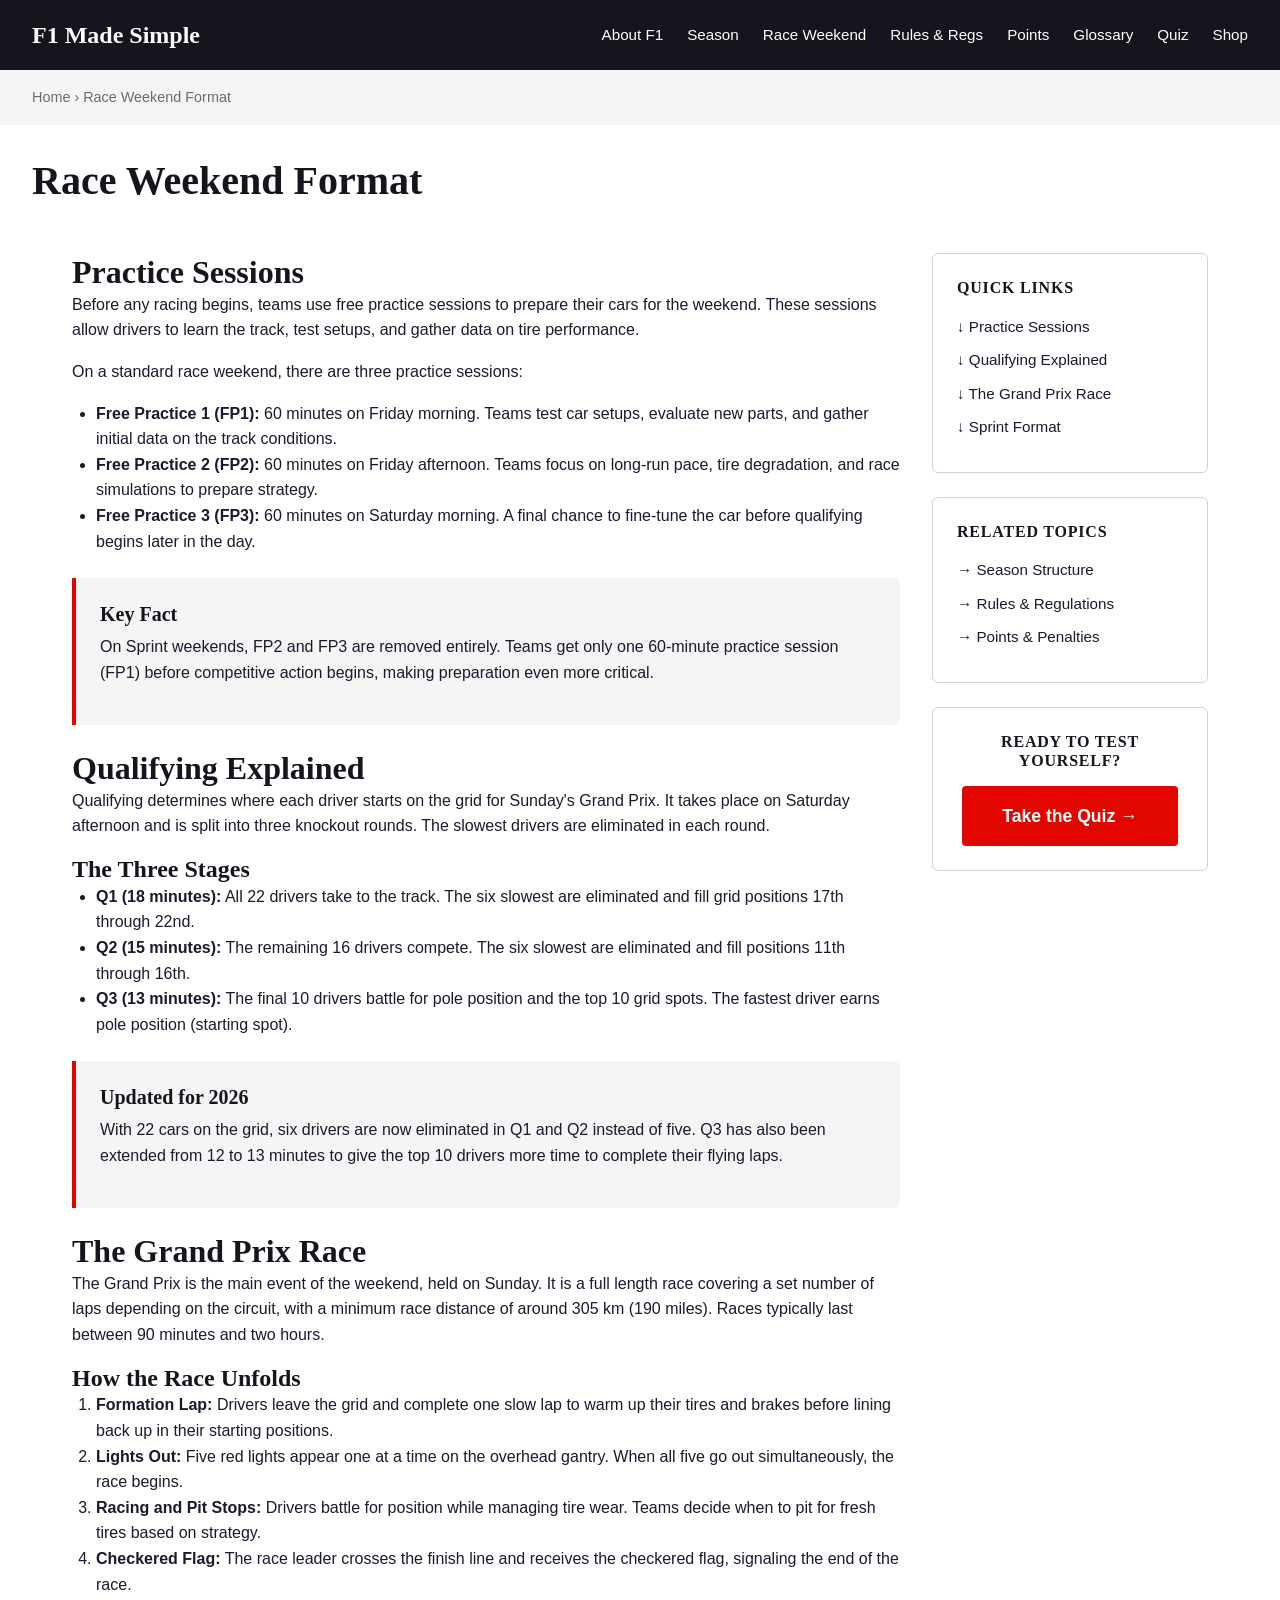
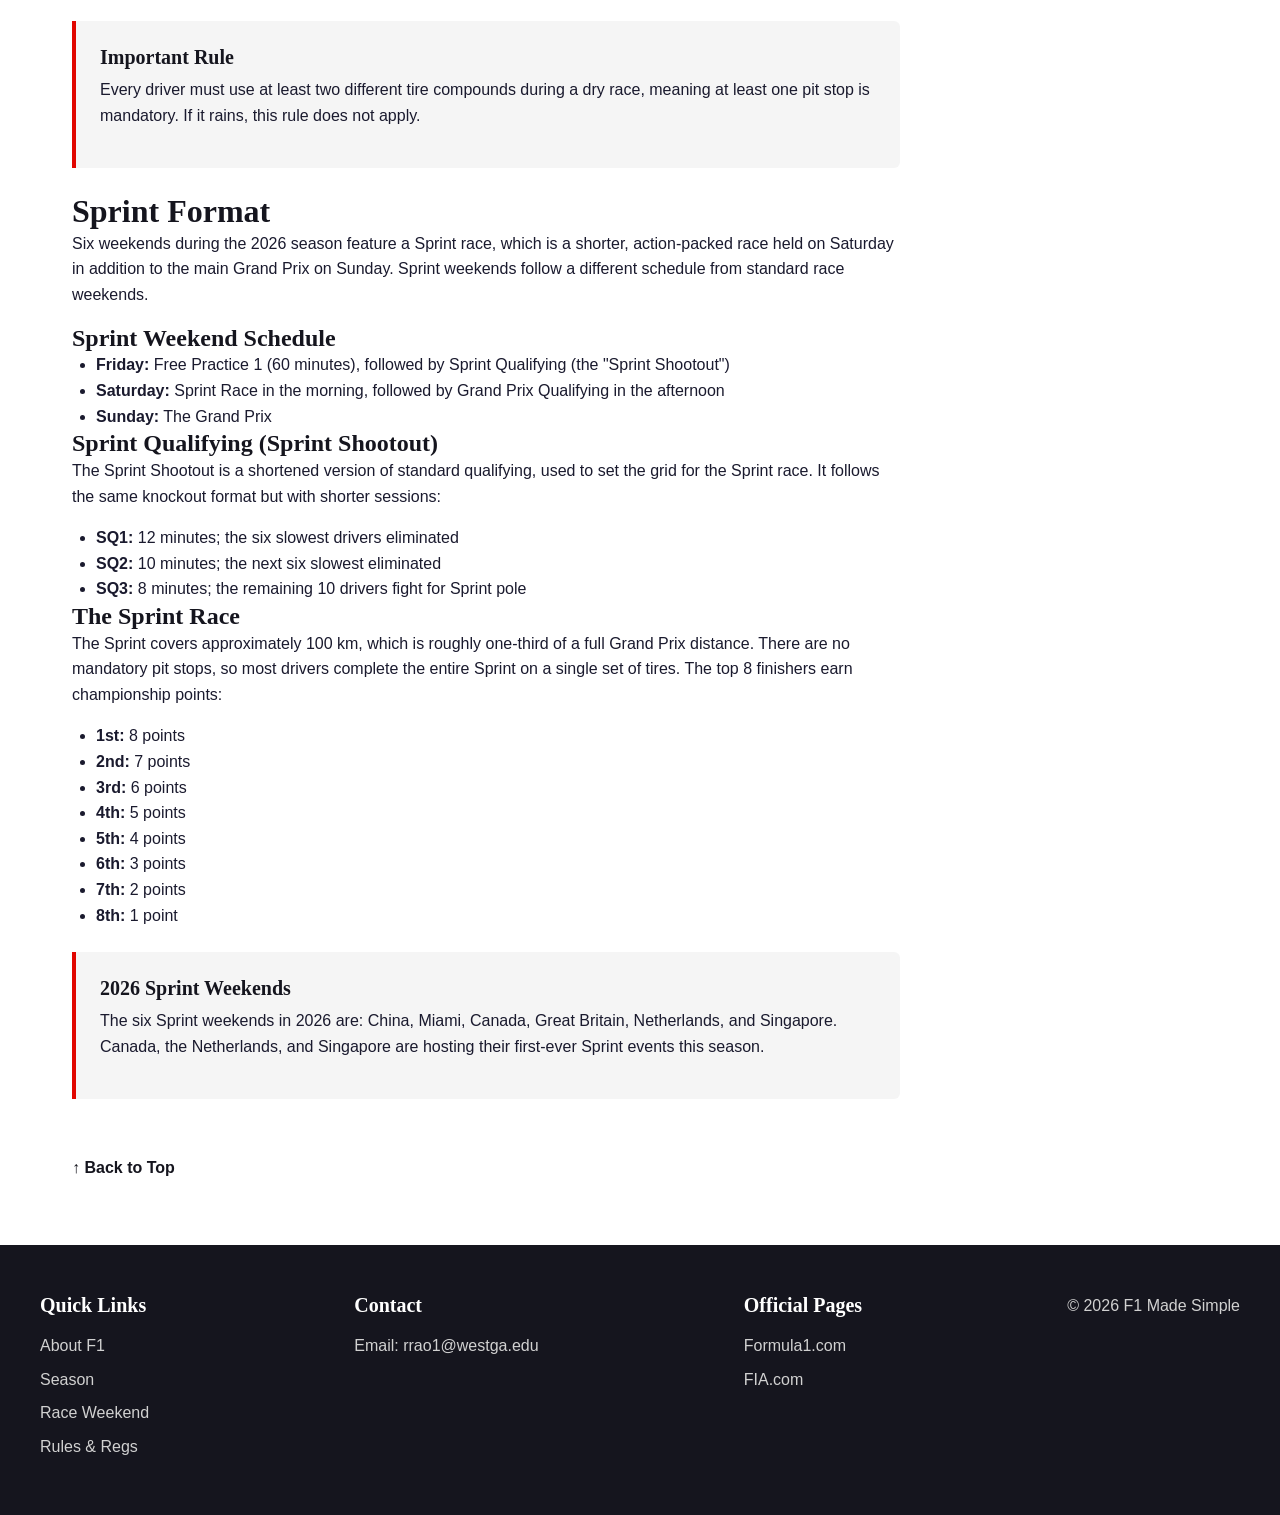
<file: raceweekend.html>
<!DOCTYPE html>
<html lang="en">

<head>
    <meta charset="UTF-8">
    <meta name="viewport" content="width=device-width, initial-scale=1.0">
    <title>F1 Made Simple | Race Weekend Format</title>
    <meta name="description" content="Discover what happens during a Formula 1 race weekend, from practice sessions and qualifying to the main race and sprint events.">
    <link rel="stylesheet" href="project.css">
</head>

<body>

    <!-- Navigation Bar -->
    <nav>
        <a href="index.html" class="nav-logo">F1 Made Simple</a>
        <ul>
            <li><a href="about.html">About F1</a></li>
            <li><a href="season.html">Season</a></li>
            <li><a href="raceweekend.html">Race Weekend</a></li>
            <li><a href="rules.html">Rules &amp; Regs</a></li>
            <li><a href="points.html">Points</a></li>
            <li><a href="glossary.html">Glossary</a></li>
            <li><a href="quiz.html">Quiz</a></li>
            <li><a href="products.html">Shop</a></li>
        </ul>
    </nav>

    <!-- Breadcrumb -->
    <div class="breadcrumb">
        <a href="index.html">Home</a> &rsaquo; Race Weekend Format
    </div>

    <!-- Page Header -->
    <div class="page-header">
        <h1>Race Weekend Format</h1>
    </div>

    <div class="content-wrapper">

        <!-- Main Content -->
        <main class="content-main">

            <!-- Section 1: Practice Sessions -->
            <section id="practice-sessions">
                <h2>Practice Sessions</h2>
                <p>Before any racing begins, teams use free practice sessions to prepare their cars for the weekend.
                    These sessions allow drivers to learn the track, test setups, and gather data on tire performance.
                </p>

                <p>On a standard race weekend, there are three practice sessions:</p>
                <ul>
                    <li><strong>Free Practice 1 (FP1):</strong> 60 minutes on Friday morning. Teams test car setups,
                        evaluate new parts, and gather initial data on the track conditions.</li>
                    <li><strong>Free Practice 2 (FP2):</strong> 60 minutes on Friday afternoon. Teams focus on long-run
                        pace, tire degradation, and race simulations to prepare strategy.</li>
                    <li><strong>Free Practice 3 (FP3):</strong> 60 minutes on Saturday morning. A final chance to
                        fine-tune the car before qualifying begins later in the day.</li>
                </ul>

                <div class="callout">
                    <h4>Key Fact</h4>
                    <p>On Sprint weekends, FP2 and FP3 are removed entirely. Teams get only one 60-minute practice
                        session (FP1) before competitive action begins, making preparation even more critical.</p>
                </div>
            </section>

            <!-- Section 2: Qualifying Explained -->
            <section id="qualifying">
                <h2>Qualifying Explained</h2>
                <p>Qualifying determines where each driver starts on the grid for Sunday's Grand Prix. It takes place on
                    Saturday afternoon and is split into three knockout rounds. The slowest drivers are eliminated in
                    each round.</p>

                <h3>The Three Stages</h3>
                <ul>
                    <li><strong>Q1 (18 minutes):</strong> All 22 drivers take to the track. The six slowest are
                        eliminated and fill grid positions 17th through 22nd.</li>
                    <li><strong>Q2 (15 minutes):</strong> The remaining 16 drivers compete. The six slowest are
                        eliminated and fill positions 11th through 16th.</li>
                    <li><strong>Q3 (13 minutes):</strong> The final 10 drivers battle for pole position and the top 10
                        grid spots. The fastest driver earns pole position (starting spot).</li>
                </ul>

                <div class="callout">
                    <h4>Updated for 2026</h4>
                    <p>With 22 cars on the grid, six drivers are now eliminated in Q1 and Q2 instead of five. Q3 has
                        also been extended from 12 to 13 minutes to give the top 10 drivers more time to complete their
                        flying laps.</p>
                </div>
            </section>

            <!-- Section 3: The Grand Prix Race -->
            <section id="grand-prix">
                <h2>The Grand Prix Race</h2>
                <p>The Grand Prix is the main event of the weekend, held on Sunday. It is a full length race covering a
                    set number of laps depending on the circuit, with a minimum race distance of around 305 km (190
                    miles). Races typically last between 90 minutes and two hours.</p>

                <h3>How the Race Unfolds</h3>
                <ol>
                    <li><strong>Formation Lap:</strong> Drivers leave the grid and complete one slow lap to warm up
                        their tires and brakes before lining back up in their starting positions.</li>
                    <li><strong>Lights Out:</strong> Five red lights appear one at a time on the overhead gantry. When
                        all five go out simultaneously, the race begins.</li>
                    <li><strong>Racing and Pit Stops:</strong> Drivers battle for position while managing tire wear.
                        Teams decide when to pit for fresh tires based on strategy.</li>
                    <li><strong>Checkered Flag:</strong> The race leader crosses the finish line and receives the
                        checkered flag, signaling the end of the race.</li>
                </ol>

                <div class="callout">
                    <h4>Important Rule</h4>
                    <p>Every driver must use at least two different tire compounds during a dry race, meaning at least
                        one pit stop is mandatory. If it rains, this rule does not apply.</p>
                </div>
            </section>

            <!-- Section 4: Sprint Format -->
            <section id="sprint-format">
                <h2>Sprint Format</h2>
                <p>Six weekends during the 2026 season feature a Sprint race, which is a shorter, action-packed race
                    held on Saturday in addition to the main Grand Prix on Sunday. Sprint weekends follow a different
                    schedule from standard race weekends.</p>

                <h3>Sprint Weekend Schedule</h3>
                <ul>
                    <li><strong>Friday:</strong> Free Practice 1 (60 minutes), followed by Sprint Qualifying (the
                        "Sprint Shootout")</li>
                    <li><strong>Saturday:</strong> Sprint Race in the morning, followed by Grand Prix Qualifying in the
                        afternoon</li>
                    <li><strong>Sunday:</strong> The Grand Prix</li>
                </ul>

                <h3>Sprint Qualifying (Sprint Shootout)</h3>
                <p>The Sprint Shootout is a shortened version of standard qualifying, used to set the grid for the
                    Sprint race. It follows the same knockout format but with shorter sessions:</p>
                <ul>
                    <li><strong>SQ1:</strong> 12 minutes; the six slowest drivers eliminated</li>
                    <li><strong>SQ2:</strong> 10 minutes; the next six slowest eliminated</li>
                    <li><strong>SQ3:</strong> 8 minutes; the remaining 10 drivers fight for Sprint pole</li>
                </ul>

                <h3>The Sprint Race</h3>
                <p>The Sprint covers approximately 100 km, which is roughly one-third of a full Grand Prix distance.
                    There are no mandatory pit stops, so most drivers complete the entire Sprint on a single set of
                    tires. The top 8 finishers earn championship points:</p>
                <ul>
                    <li><strong>1st:</strong> 8 points</li>
                    <li><strong>2nd:</strong> 7 points</li>
                    <li><strong>3rd:</strong> 6 points</li>
                    <li><strong>4th:</strong> 5 points</li>
                    <li><strong>5th:</strong> 4 points</li>
                    <li><strong>6th:</strong> 3 points</li>
                    <li><strong>7th:</strong> 2 points</li>
                    <li><strong>8th:</strong> 1 point</li>
                </ul>

                <div class="callout">
                    <h4>2026 Sprint Weekends</h4>
                    <p>The six Sprint weekends in 2026 are: China, Miami, Canada, Great Britain, Netherlands, and
                        Singapore. Canada, the Netherlands, and Singapore are hosting their first-ever Sprint events
                        this season.</p>
                </div>
            </section>

            <a href="#" class="back-to-top">&uarr; Back to Top</a>
        </main>

        <!-- Sidebar -->
        <aside class="content-sidebar">

            <!-- Quick Links -->
            <div class="sidebar-box">
                <h4>Quick Links</h4>
                <ul>
                    <li><a href="#practice-sessions">&darr; Practice Sessions</a></li>
                    <li><a href="#qualifying">&darr; Qualifying Explained</a></li>
                    <li><a href="#grand-prix">&darr; The Grand Prix Race</a></li>
                    <li><a href="#sprint-format">&darr; Sprint Format</a></li>
                </ul>
            </div>

            <!-- Related Topics -->
            <div class="sidebar-box">
                <h4>Related Topics</h4>
                <ul>
                    <li><a href="season.html">&rarr; Season Structure</a></li>
                    <li><a href="rules.html">&rarr; Rules &amp; Regulations</a></li>
                    <li><a href="points.html">&rarr; Points &amp; Penalties</a></li>
                </ul>
            </div>

            <!-- Quiz -->
            <div class="sidebar-box" style="text-align: center;">
                <h4>Ready to Test Yourself?</h4>
                <a href="quiz.html" class="btn">Take the Quiz &rarr;</a>
            </div>

        </aside>
    </div>

    <!-- Footer -->
    <footer>
        <div class="footer-content">
            <div class="footer-col">
                <h4>Quick Links</h4>
                <ul>
                    <li><a href="about.html">About F1</a></li>
                    <li><a href="season.html">Season</a></li>
                    <li><a href="raceweekend.html">Race Weekend</a></li>
                    <li><a href="rules.html">Rules &amp; Regs</a></li>
                </ul>
            </div>
            <div class="footer-col">
                <h4>Contact</h4>
                <p>Email: <a href="mailto:rrao1@westga.edu">rrao1@westga.edu</a></p>
            </div>
            <div class="footer-col">
                <h4>Official Pages</h4>
                <ul>
                    <li><a href="https://www.formula1.com" target="_blank" rel="noopener">Formula1.com</a></li>
                    <li><a href="https://www.fia.com" target="_blank" rel="noopener">FIA.com</a></li>
                </ul>
            </div>
            <div class="footer-col">
                <p>&copy; 2026 F1 Made Simple</p>
            </div>
        </div>
    </footer>

</body>

</html>
</file>
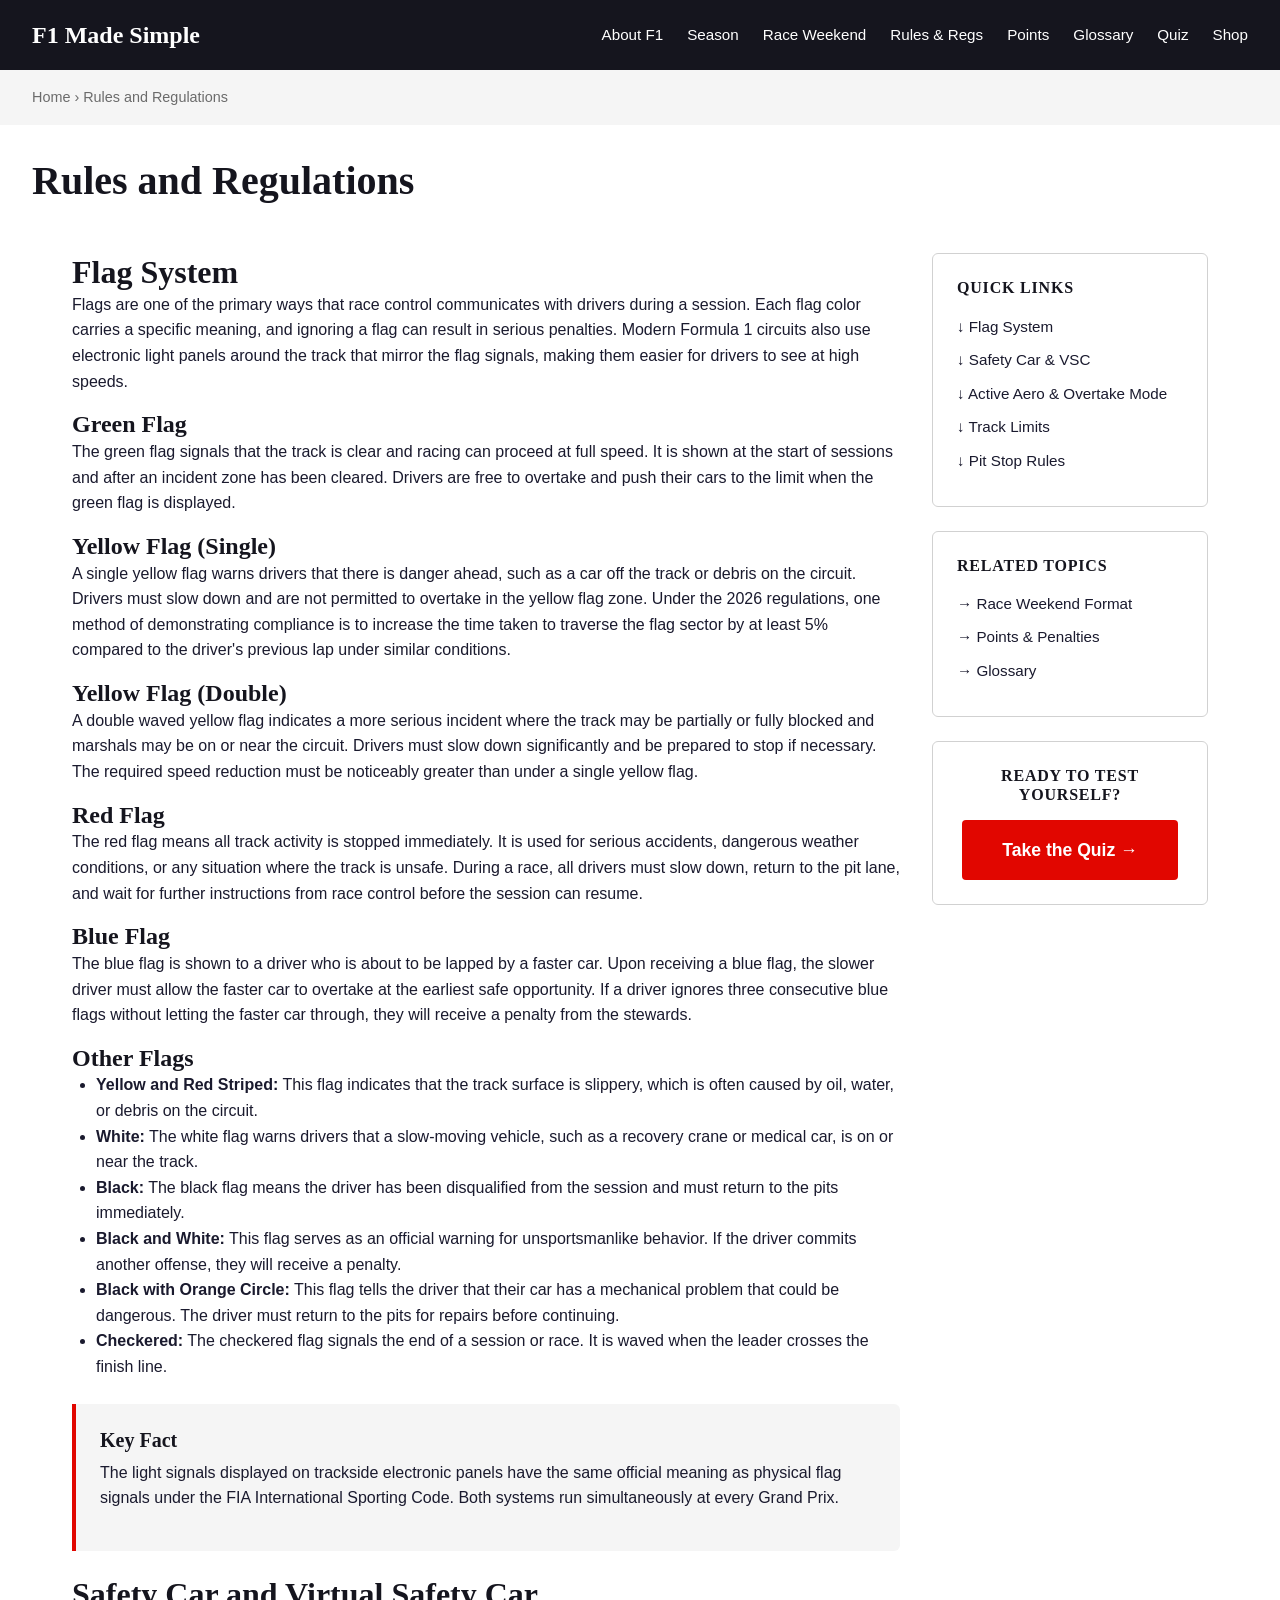
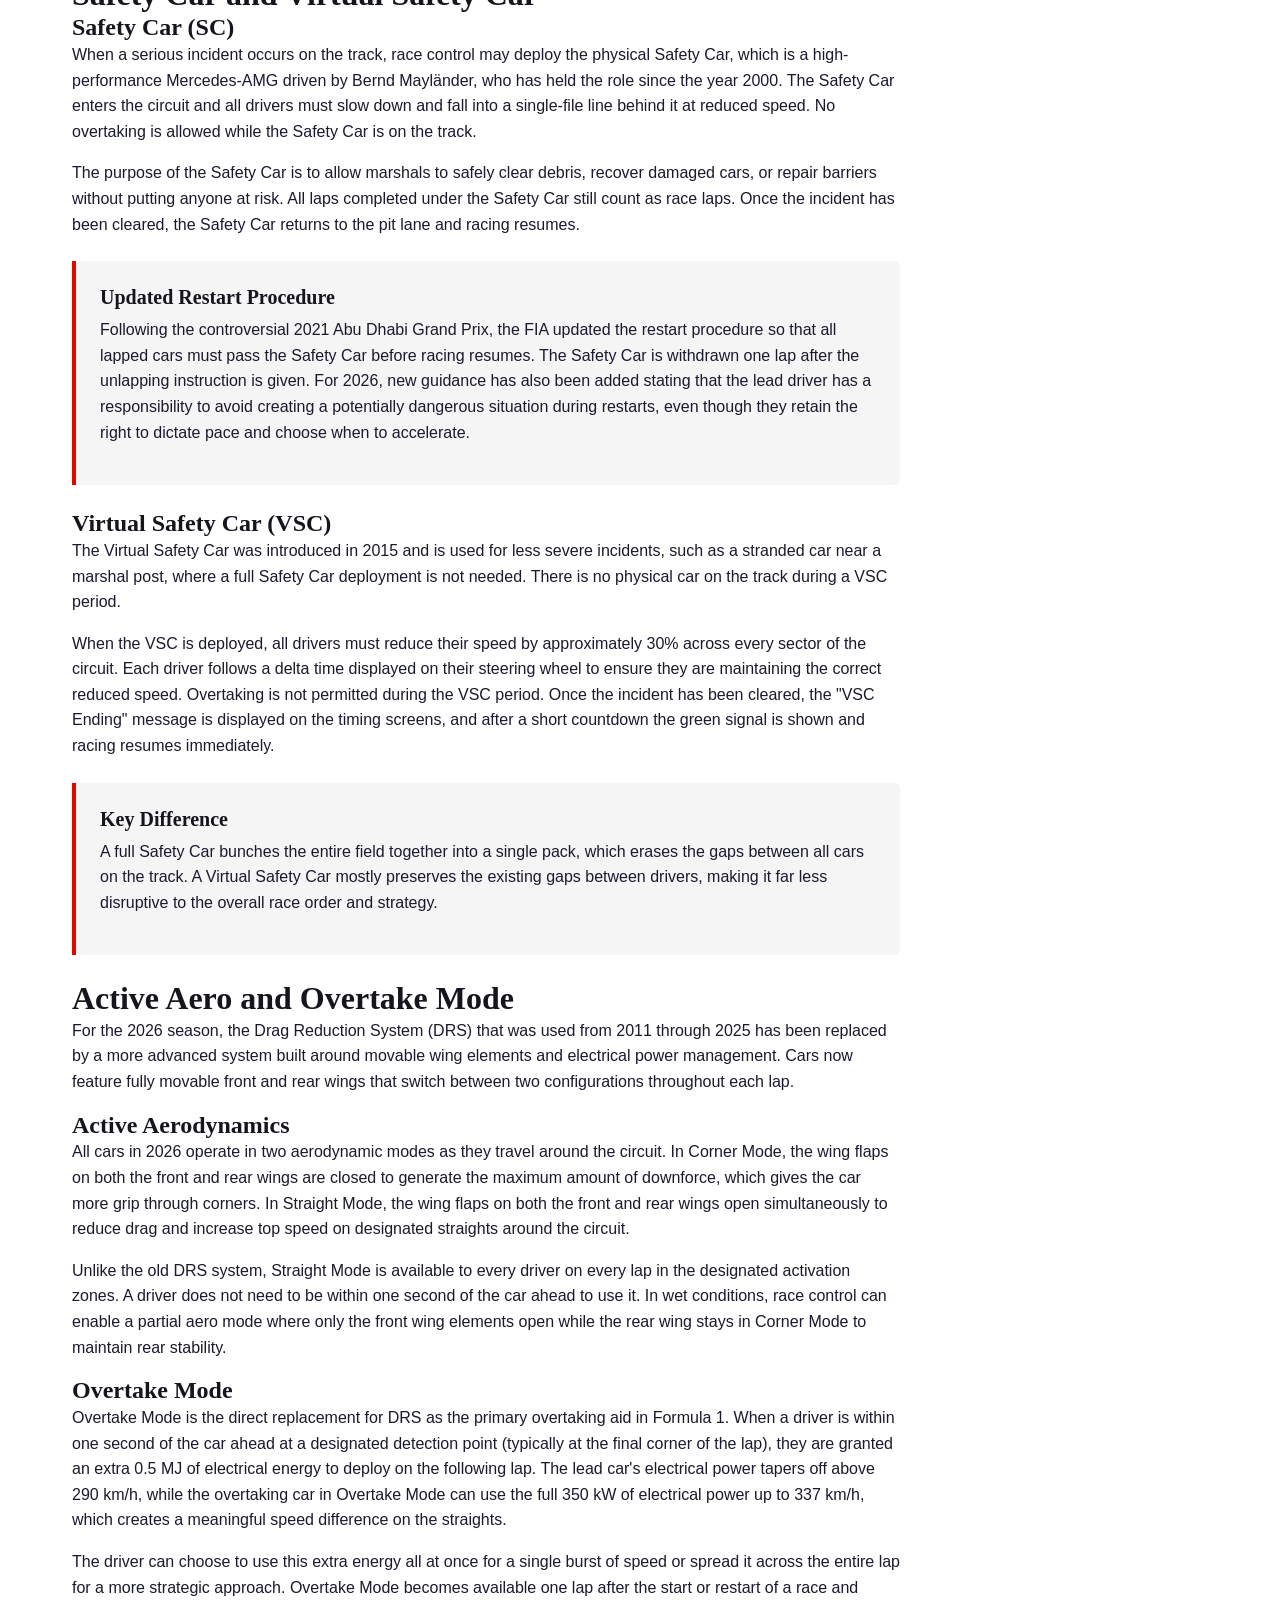
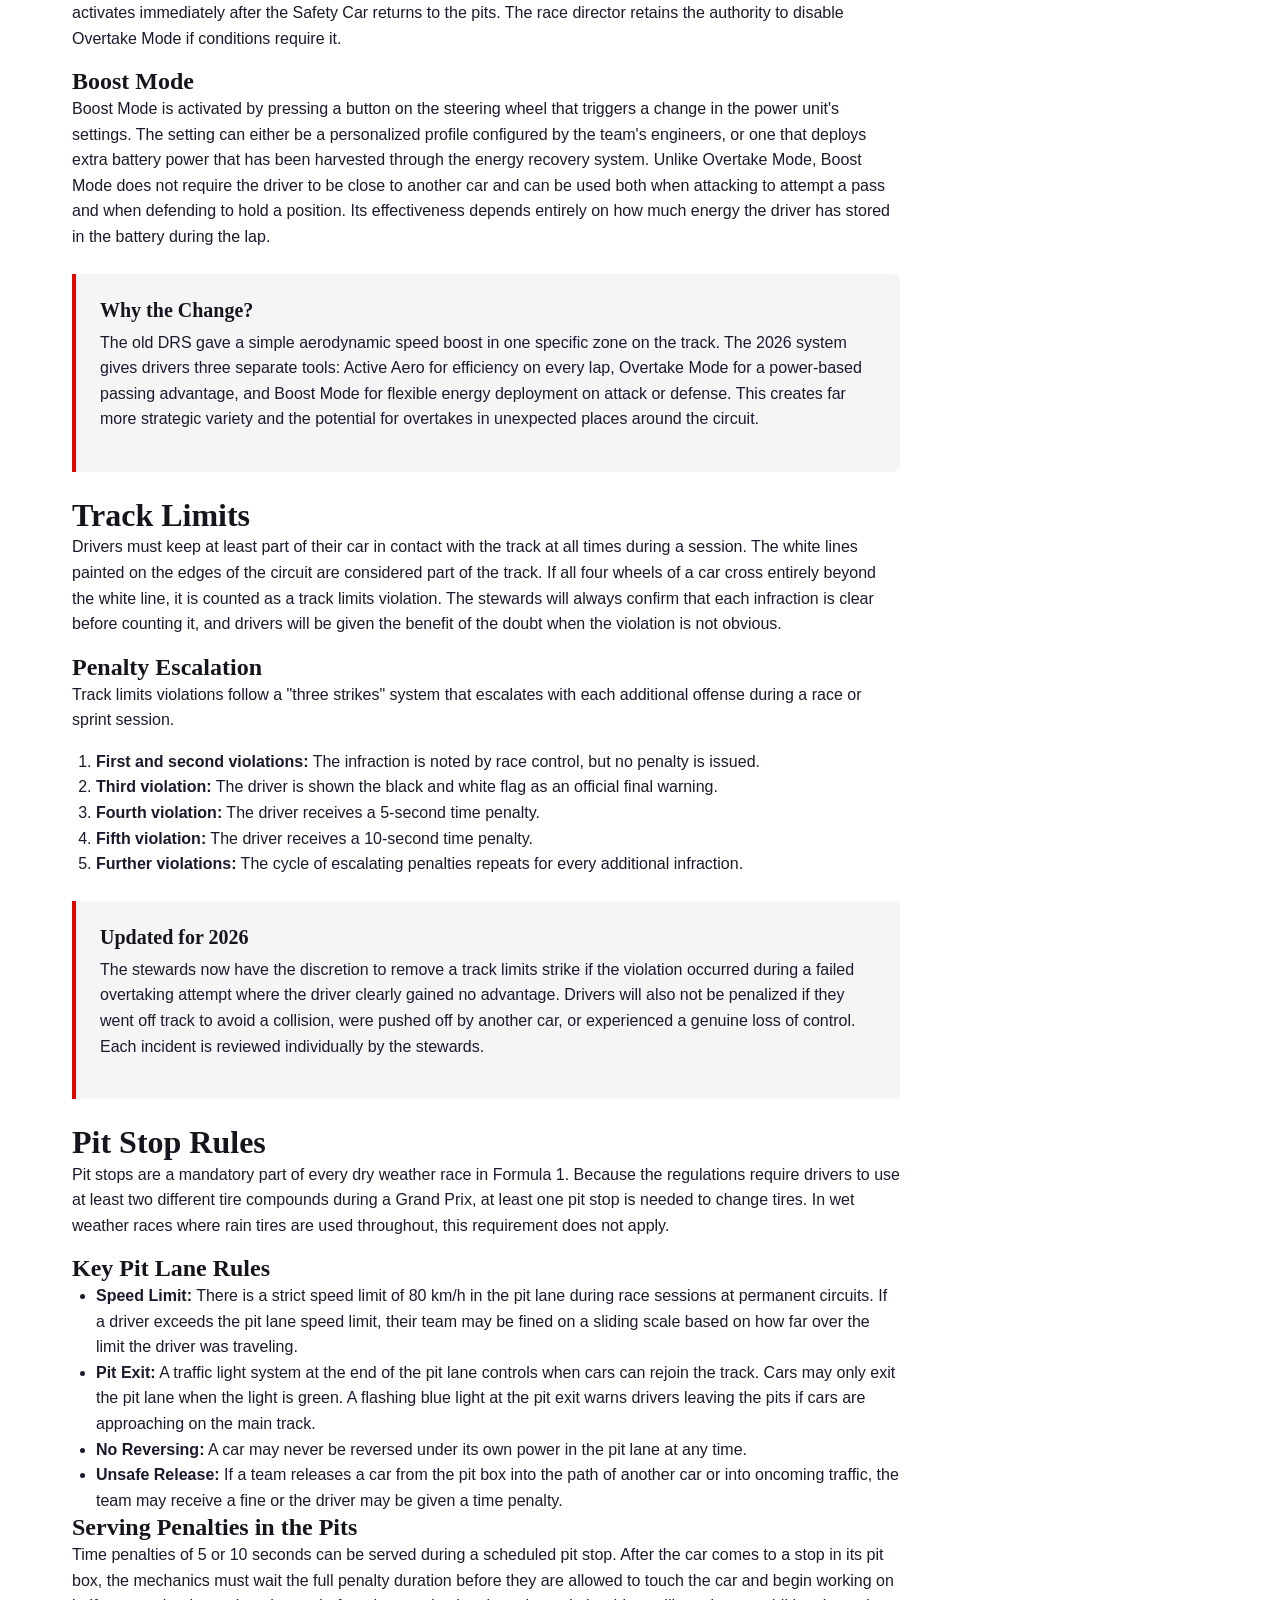
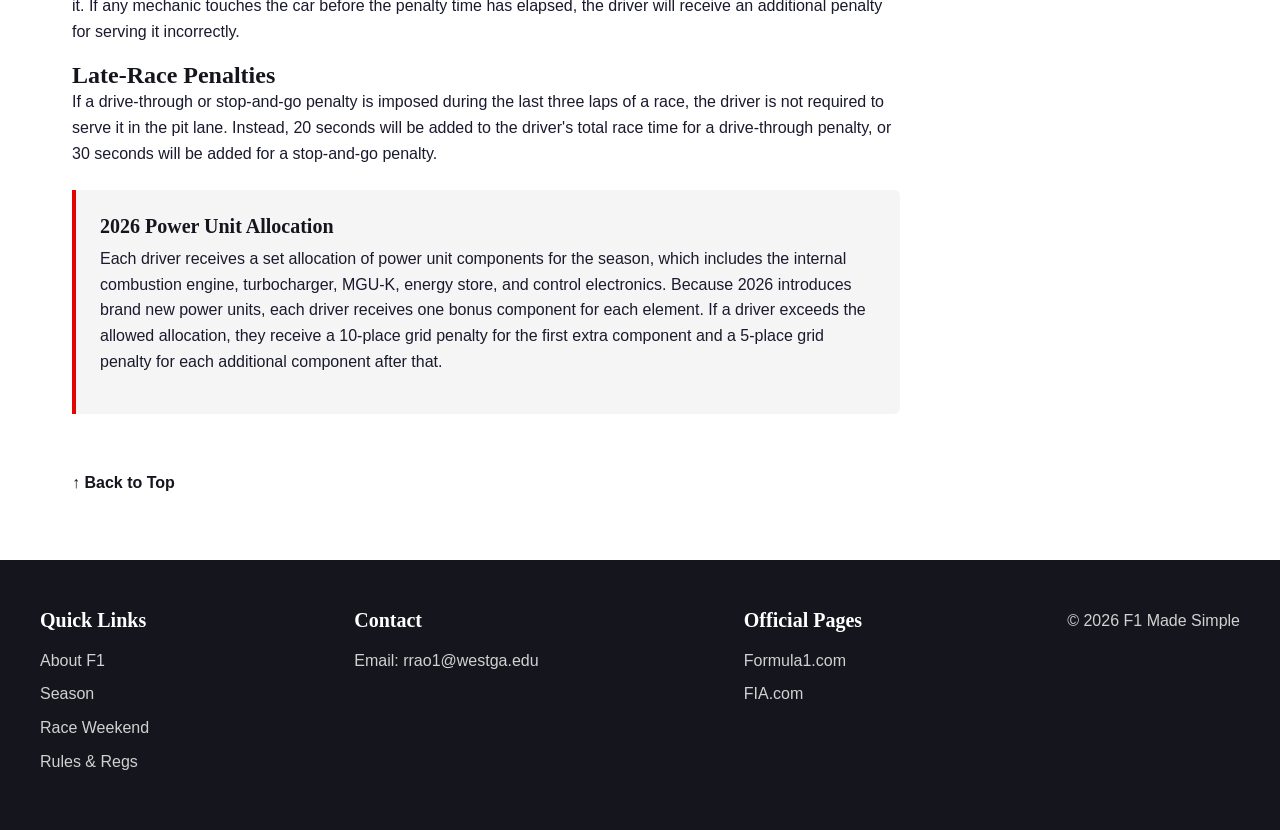
<file: rules.html>
<!DOCTYPE html>
<html lang="en">
<head>
    <meta charset="UTF-8">
    <meta name="viewport" content="width=device-width, initial-scale=1.0">
    <title>F1 Made Simple | Rules and Regulations</title>
    <meta name="description" content="A clear breakdown of Formula 1 rules and regulations, including technical rules, sporting regulations, and flag meanings explained simply.">
    <link rel="stylesheet" href="project.css">
</head>
<body>

    <!-- Navigation Bar -->
    <nav>
        <a href="index.html" class="nav-logo">F1 Made Simple</a>
        <ul>
            <li><a href="about.html">About F1</a></li>
            <li><a href="season.html">Season</a></li>
            <li><a href="raceweekend.html">Race Weekend</a></li>
            <li><a href="rules.html">Rules &amp; Regs</a></li>
            <li><a href="points.html">Points</a></li>
            <li><a href="glossary.html">Glossary</a></li>
            <li><a href="quiz.html">Quiz</a></li>
            <li><a href="products.html">Shop</a></li>
        </ul>
    </nav>

    <!-- Breadcrumb -->
    <div class="breadcrumb">
        <a href="index.html">Home</a> &rsaquo; Rules and Regulations
    </div>

    <!-- Page Header -->
    <div class="page-header">
        <h1>Rules and Regulations</h1>
    </div>

    <!-- Content Wrapper: Main + Sidebar -->
    <div class="content-wrapper">

        <!-- Main Content -->
        <main class="content-main">

            <!-- Section 1: Flag System -->
            <section id="flag-system">
                <h2>Flag System</h2>
                <p>Flags are one of the primary ways that race control communicates with drivers during a session. Each flag color carries a specific meaning, and ignoring a flag can result in serious penalties. Modern Formula 1 circuits also use electronic light panels around the track that mirror the flag signals, making them easier for drivers to see at high speeds.</p>

                <h3>Green Flag</h3>
                <p>The green flag signals that the track is clear and racing can proceed at full speed. It is shown at the start of sessions and after an incident zone has been cleared. Drivers are free to overtake and push their cars to the limit when the green flag is displayed.</p>

                <h3>Yellow Flag (Single)</h3>
                <p>A single yellow flag warns drivers that there is danger ahead, such as a car off the track or debris on the circuit. Drivers must slow down and are not permitted to overtake in the yellow flag zone. Under the 2026 regulations, one method of demonstrating compliance is to increase the time taken to traverse the flag sector by at least 5% compared to the driver's previous lap under similar conditions.</p>

                <h3>Yellow Flag (Double)</h3>
                <p>A double waved yellow flag indicates a more serious incident where the track may be partially or fully blocked and marshals may be on or near the circuit. Drivers must slow down significantly and be prepared to stop if necessary. The required speed reduction must be noticeably greater than under a single yellow flag.</p>

                <h3>Red Flag</h3>
                <p>The red flag means all track activity is stopped immediately. It is used for serious accidents, dangerous weather conditions, or any situation where the track is unsafe. During a race, all drivers must slow down, return to the pit lane, and wait for further instructions from race control before the session can resume.</p>

                <h3>Blue Flag</h3>
                <p>The blue flag is shown to a driver who is about to be lapped by a faster car. Upon receiving a blue flag, the slower driver must allow the faster car to overtake at the earliest safe opportunity. If a driver ignores three consecutive blue flags without letting the faster car through, they will receive a penalty from the stewards.</p>

                <h3>Other Flags</h3>
                <ul>
                    <li><strong>Yellow and Red Striped:</strong> This flag indicates that the track surface is slippery, which is often caused by oil, water, or debris on the circuit.</li>
                    <li><strong>White:</strong> The white flag warns drivers that a slow-moving vehicle, such as a recovery crane or medical car, is on or near the track.</li>
                    <li><strong>Black:</strong> The black flag means the driver has been disqualified from the session and must return to the pits immediately.</li>
                    <li><strong>Black and White:</strong> This flag serves as an official warning for unsportsmanlike behavior. If the driver commits another offense, they will receive a penalty.</li>
                    <li><strong>Black with Orange Circle:</strong> This flag tells the driver that their car has a mechanical problem that could be dangerous. The driver must return to the pits for repairs before continuing.</li>
                    <li><strong>Checkered:</strong> The checkered flag signals the end of a session or race. It is waved when the leader crosses the finish line.</li>
                </ul>

                <div class="callout">
                    <h4>Key Fact</h4>
                    <p>The light signals displayed on trackside electronic panels have the same official meaning as physical flag signals under the FIA International Sporting Code. Both systems run simultaneously at every Grand Prix.</p>
                </div>
            </section>

            <!-- Section 2: Safety Car and Virtual Safety Car -->
            <section id="safety-car">
                <h2>Safety Car and Virtual Safety Car</h2>

                <h3>Safety Car (SC)</h3>
                <p>When a serious incident occurs on the track, race control may deploy the physical Safety Car, which is a high-performance Mercedes-AMG driven by Bernd Mayländer, who has held the role since the year 2000. The Safety Car enters the circuit and all drivers must slow down and fall into a single-file line behind it at reduced speed. No overtaking is allowed while the Safety Car is on the track.</p>
                <p>The purpose of the Safety Car is to allow marshals to safely clear debris, recover damaged cars, or repair barriers without putting anyone at risk. All laps completed under the Safety Car still count as race laps. Once the incident has been cleared, the Safety Car returns to the pit lane and racing resumes.</p>

                <div class="callout">
                    <h4>Updated Restart Procedure</h4>
                    <p>Following the controversial 2021 Abu Dhabi Grand Prix, the FIA updated the restart procedure so that all lapped cars must pass the Safety Car before racing resumes. The Safety Car is withdrawn one lap after the unlapping instruction is given. For 2026, new guidance has also been added stating that the lead driver has a responsibility to avoid creating a potentially dangerous situation during restarts, even though they retain the right to dictate pace and choose when to accelerate.</p>
                </div>

                <h3>Virtual Safety Car (VSC)</h3>
                <p>The Virtual Safety Car was introduced in 2015 and is used for less severe incidents, such as a stranded car near a marshal post, where a full Safety Car deployment is not needed. There is no physical car on the track during a VSC period.</p>
                <p>When the VSC is deployed, all drivers must reduce their speed by approximately 30% across every sector of the circuit. Each driver follows a delta time displayed on their steering wheel to ensure they are maintaining the correct reduced speed. Overtaking is not permitted during the VSC period. Once the incident has been cleared, the "VSC Ending" message is displayed on the timing screens, and after a short countdown the green signal is shown and racing resumes immediately.</p>

                <div class="callout">
                    <h4>Key Difference</h4>
                    <p>A full Safety Car bunches the entire field together into a single pack, which erases the gaps between all cars on the track. A Virtual Safety Car mostly preserves the existing gaps between drivers, making it far less disruptive to the overall race order and strategy.</p>
                </div>
            </section>

            <!-- Section 3: Active Aero and Overtake Mode -->
            <section id="overtaking-rules">
                <h2>Active Aero and Overtake Mode</h2>
                <p>For the 2026 season, the Drag Reduction System (DRS) that was used from 2011 through 2025 has been replaced by a more advanced system built around movable wing elements and electrical power management. Cars now feature fully movable front and rear wings that switch between two configurations throughout each lap.</p>

                <h3>Active Aerodynamics</h3>
                <p>All cars in 2026 operate in two aerodynamic modes as they travel around the circuit. In Corner Mode, the wing flaps on both the front and rear wings are closed to generate the maximum amount of downforce, which gives the car more grip through corners. In Straight Mode, the wing flaps on both the front and rear wings open simultaneously to reduce drag and increase top speed on designated straights around the circuit.</p>
                <p>Unlike the old DRS system, Straight Mode is available to every driver on every lap in the designated activation zones. A driver does not need to be within one second of the car ahead to use it. In wet conditions, race control can enable a partial aero mode where only the front wing elements open while the rear wing stays in Corner Mode to maintain rear stability.</p>

                <h3>Overtake Mode</h3>
                <p>Overtake Mode is the direct replacement for DRS as the primary overtaking aid in Formula 1. When a driver is within one second of the car ahead at a designated detection point (typically at the final corner of the lap), they are granted an extra 0.5 MJ of electrical energy to deploy on the following lap. The lead car's electrical power tapers off above 290 km/h, while the overtaking car in Overtake Mode can use the full 350 kW of electrical power up to 337 km/h, which creates a meaningful speed difference on the straights.</p>
                <p>The driver can choose to use this extra energy all at once for a single burst of speed or spread it across the entire lap for a more strategic approach. Overtake Mode becomes available one lap after the start or restart of a race and activates immediately after the Safety Car returns to the pits. The race director retains the authority to disable Overtake Mode if conditions require it.</p>

                <h3>Boost Mode</h3>
                <p>Boost Mode is activated by pressing a button on the steering wheel that triggers a change in the power unit's settings. The setting can either be a personalized profile configured by the team's engineers, or one that deploys extra battery power that has been harvested through the energy recovery system. Unlike Overtake Mode, Boost Mode does not require the driver to be close to another car and can be used both when attacking to attempt a pass and when defending to hold a position. Its effectiveness depends entirely on how much energy the driver has stored in the battery during the lap.</p>

                <div class="callout">
                    <h4>Why the Change?</h4>
                    <p>The old DRS gave a simple aerodynamic speed boost in one specific zone on the track. The 2026 system gives drivers three separate tools: Active Aero for efficiency on every lap, Overtake Mode for a power-based passing advantage, and Boost Mode for flexible energy deployment on attack or defense. This creates far more strategic variety and the potential for overtakes in unexpected places around the circuit.</p>
                </div>
            </section>

            <!-- Section 4: Track Limits -->
            <section id="track-limits">
                <h2>Track Limits</h2>
                <p>Drivers must keep at least part of their car in contact with the track at all times during a session. The white lines painted on the edges of the circuit are considered part of the track. If all four wheels of a car cross entirely beyond the white line, it is counted as a track limits violation. The stewards will always confirm that each infraction is clear before counting it, and drivers will be given the benefit of the doubt when the violation is not obvious.</p>

                <h3>Penalty Escalation</h3>
                <p>Track limits violations follow a "three strikes" system that escalates with each additional offense during a race or sprint session.</p>
                <ol>
                    <li><strong>First and second violations:</strong> The infraction is noted by race control, but no penalty is issued.</li>
                    <li><strong>Third violation:</strong> The driver is shown the black and white flag as an official final warning.</li>
                    <li><strong>Fourth violation:</strong> The driver receives a 5-second time penalty.</li>
                    <li><strong>Fifth violation:</strong> The driver receives a 10-second time penalty.</li>
                    <li><strong>Further violations:</strong> The cycle of escalating penalties repeats for every additional infraction.</li>
                </ol>

                <div class="callout">
                    <h4>Updated for 2026</h4>
                    <p>The stewards now have the discretion to remove a track limits strike if the violation occurred during a failed overtaking attempt where the driver clearly gained no advantage. Drivers will also not be penalized if they went off track to avoid a collision, were pushed off by another car, or experienced a genuine loss of control. Each incident is reviewed individually by the stewards.</p>
                </div>
            </section>

            <!-- Section 5: Pit Stop Rules -->
            <section id="pit-stop-rules">
                <h2>Pit Stop Rules</h2>
                <p>Pit stops are a mandatory part of every dry weather race in Formula 1. Because the regulations require drivers to use at least two different tire compounds during a Grand Prix, at least one pit stop is needed to change tires. In wet weather races where rain tires are used throughout, this requirement does not apply.</p>

                <h3>Key Pit Lane Rules</h3>
                <ul>
                    <li><strong>Speed Limit:</strong> There is a strict speed limit of 80 km/h in the pit lane during race sessions at permanent circuits. If a driver exceeds the pit lane speed limit, their team may be fined on a sliding scale based on how far over the limit the driver was traveling.</li>
                    <li><strong>Pit Exit:</strong> A traffic light system at the end of the pit lane controls when cars can rejoin the track. Cars may only exit the pit lane when the light is green. A flashing blue light at the pit exit warns drivers leaving the pits if cars are approaching on the main track.</li>
                    <li><strong>No Reversing:</strong> A car may never be reversed under its own power in the pit lane at any time.</li>
                    <li><strong>Unsafe Release:</strong> If a team releases a car from the pit box into the path of another car or into oncoming traffic, the team may receive a fine or the driver may be given a time penalty.</li>
                </ul>

                <h3>Serving Penalties in the Pits</h3>
                <p>Time penalties of 5 or 10 seconds can be served during a scheduled pit stop. After the car comes to a stop in its pit box, the mechanics must wait the full penalty duration before they are allowed to touch the car and begin working on it. If any mechanic touches the car before the penalty time has elapsed, the driver will receive an additional penalty for serving it incorrectly.</p>

                <h3>Late-Race Penalties</h3>
                <p>If a drive-through or stop-and-go penalty is imposed during the last three laps of a race, the driver is not required to serve it in the pit lane. Instead, 20 seconds will be added to the driver's total race time for a drive-through penalty, or 30 seconds will be added for a stop-and-go penalty.</p>

                <div class="callout">
                    <h4>2026 Power Unit Allocation</h4>
                    <p>Each driver receives a set allocation of power unit components for the season, which includes the internal combustion engine, turbocharger, MGU-K, energy store, and control electronics. Because 2026 introduces brand new power units, each driver receives one bonus component for each element. If a driver exceeds the allowed allocation, they receive a 10-place grid penalty for the first extra component and a 5-place grid penalty for each additional component after that.</p>
                </div>
            </section>

            <a href="#" class="back-to-top">&uarr; Back to Top</a>
        </main>

        <!-- Sidebar -->
        <aside class="content-sidebar">

            <!-- Quick Links -->
            <div class="sidebar-box">
                <h4>Quick Links</h4>
                <ul>
                    <li><a href="#flag-system">&darr; Flag System</a></li>
                    <li><a href="#safety-car">&darr; Safety Car &amp; VSC</a></li>
                    <li><a href="#overtaking-rules">&darr; Active Aero &amp; Overtake Mode</a></li>
                    <li><a href="#track-limits">&darr; Track Limits</a></li>
                    <li><a href="#pit-stop-rules">&darr; Pit Stop Rules</a></li>
                </ul>
            </div>

            <!-- Related Topics -->
            <div class="sidebar-box">
                <h4>Related Topics</h4>
                <ul>
                    <li><a href="raceweekend.html">&rarr; Race Weekend Format</a></li>
                    <li><a href="points.html">&rarr; Points &amp; Penalties</a></li>
                    <li><a href="glossary.html">&rarr; Glossary</a></li>
                </ul>
            </div>

            <!-- Quiz -->
            <div class="sidebar-box" style="text-align: center;">
                <h4>Ready to Test Yourself?</h4>
                <a href="quiz.html" class="btn">Take the Quiz &rarr;</a>
            </div>

        </aside>
    </div>

    <!-- Footer -->
    <footer>
        <div class="footer-content">
            <div class="footer-col">
                <h4>Quick Links</h4>
                <ul>
                    <li><a href="about.html">About F1</a></li>
                    <li><a href="season.html">Season</a></li>
                    <li><a href="raceweekend.html">Race Weekend</a></li>
                    <li><a href="rules.html">Rules &amp; Regs</a></li>
                </ul>
            </div>
            <div class="footer-col">
                <h4>Contact</h4>
                <p>Email: <a href="mailto:rrao1@westga.edu">rrao1@westga.edu</a></p>
            </div>
            <div class="footer-col">
                <h4>Official Pages</h4>
                <ul>
                    <li><a href="https://www.formula1.com" target="_blank">Formula1.com</a></li>
                    <li><a href="https://www.fia.com" target="_blank">FIA.com</a></li>
                </ul>
            </div>
            <div class="footer-col">
                <p>&copy; 2026 F1 Made Simple</p>
            </div>
        </div>
    </footer>

</body>
</html>
</file>
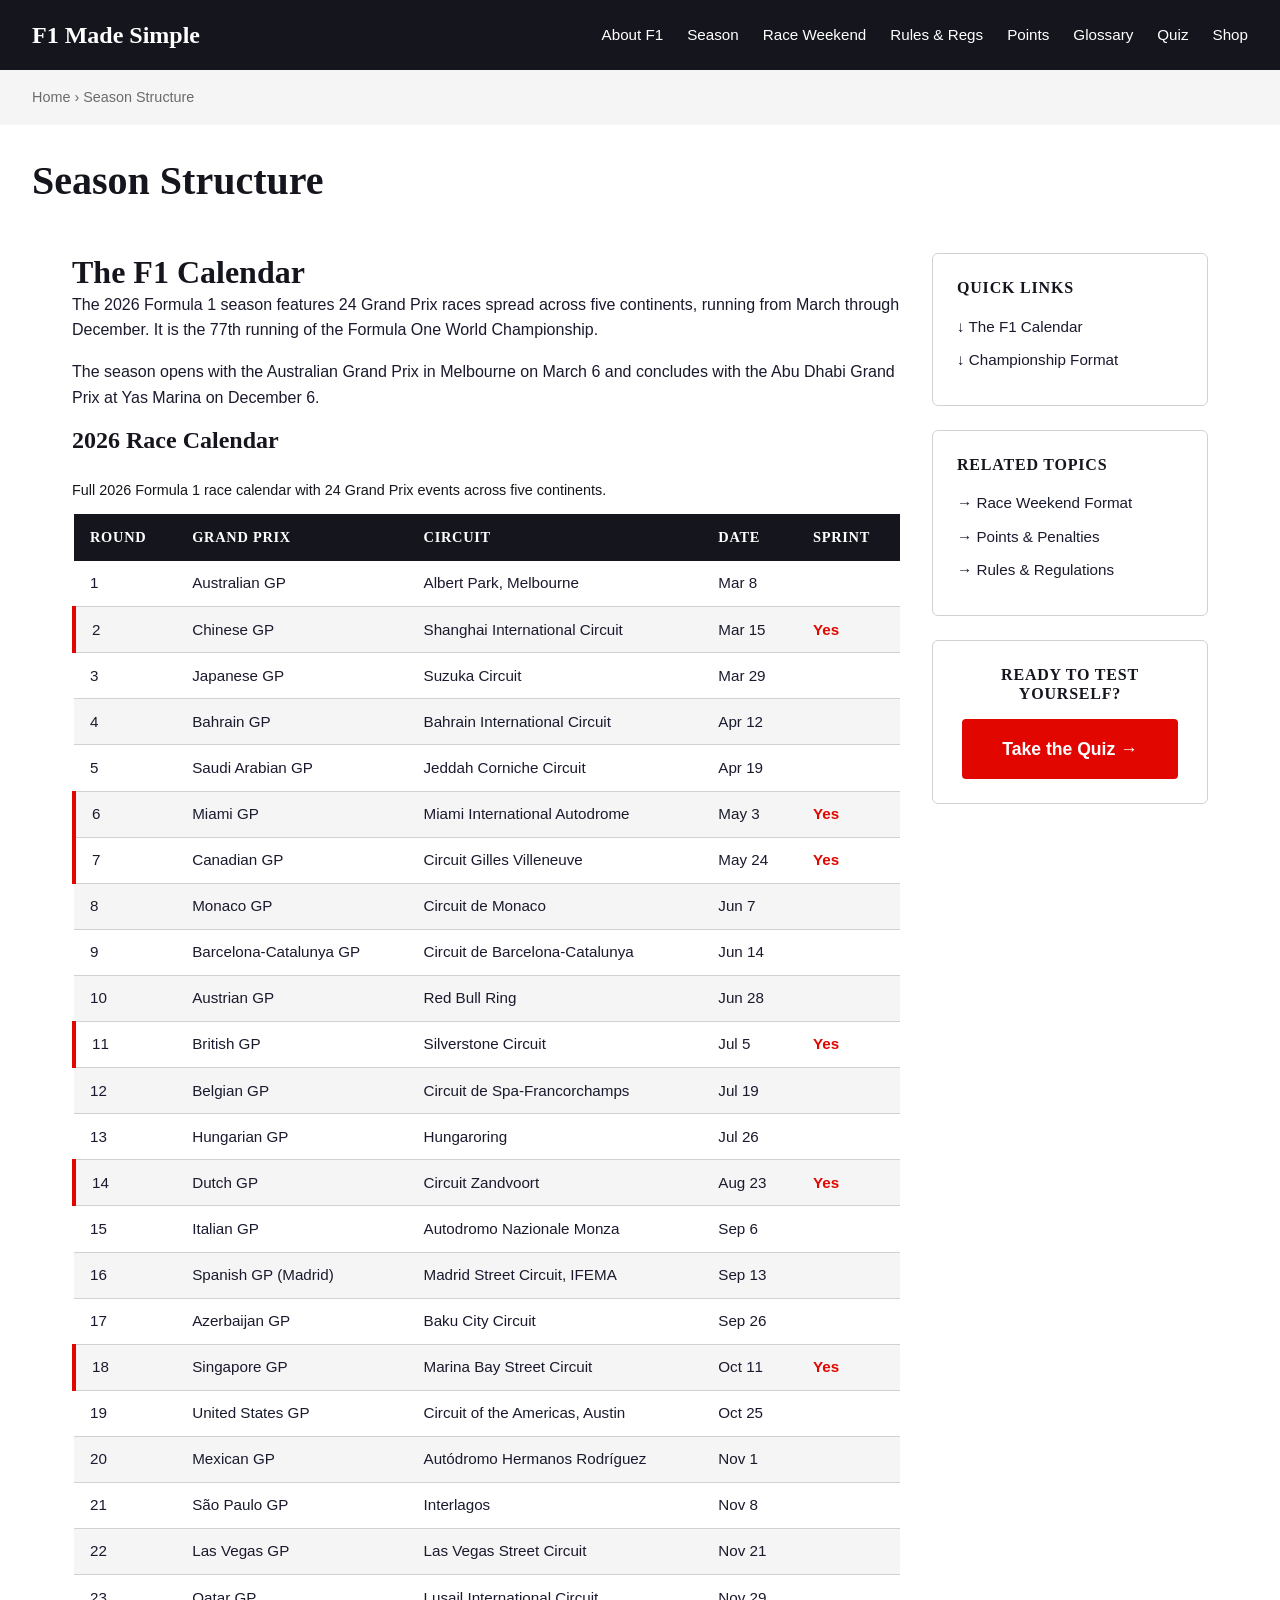
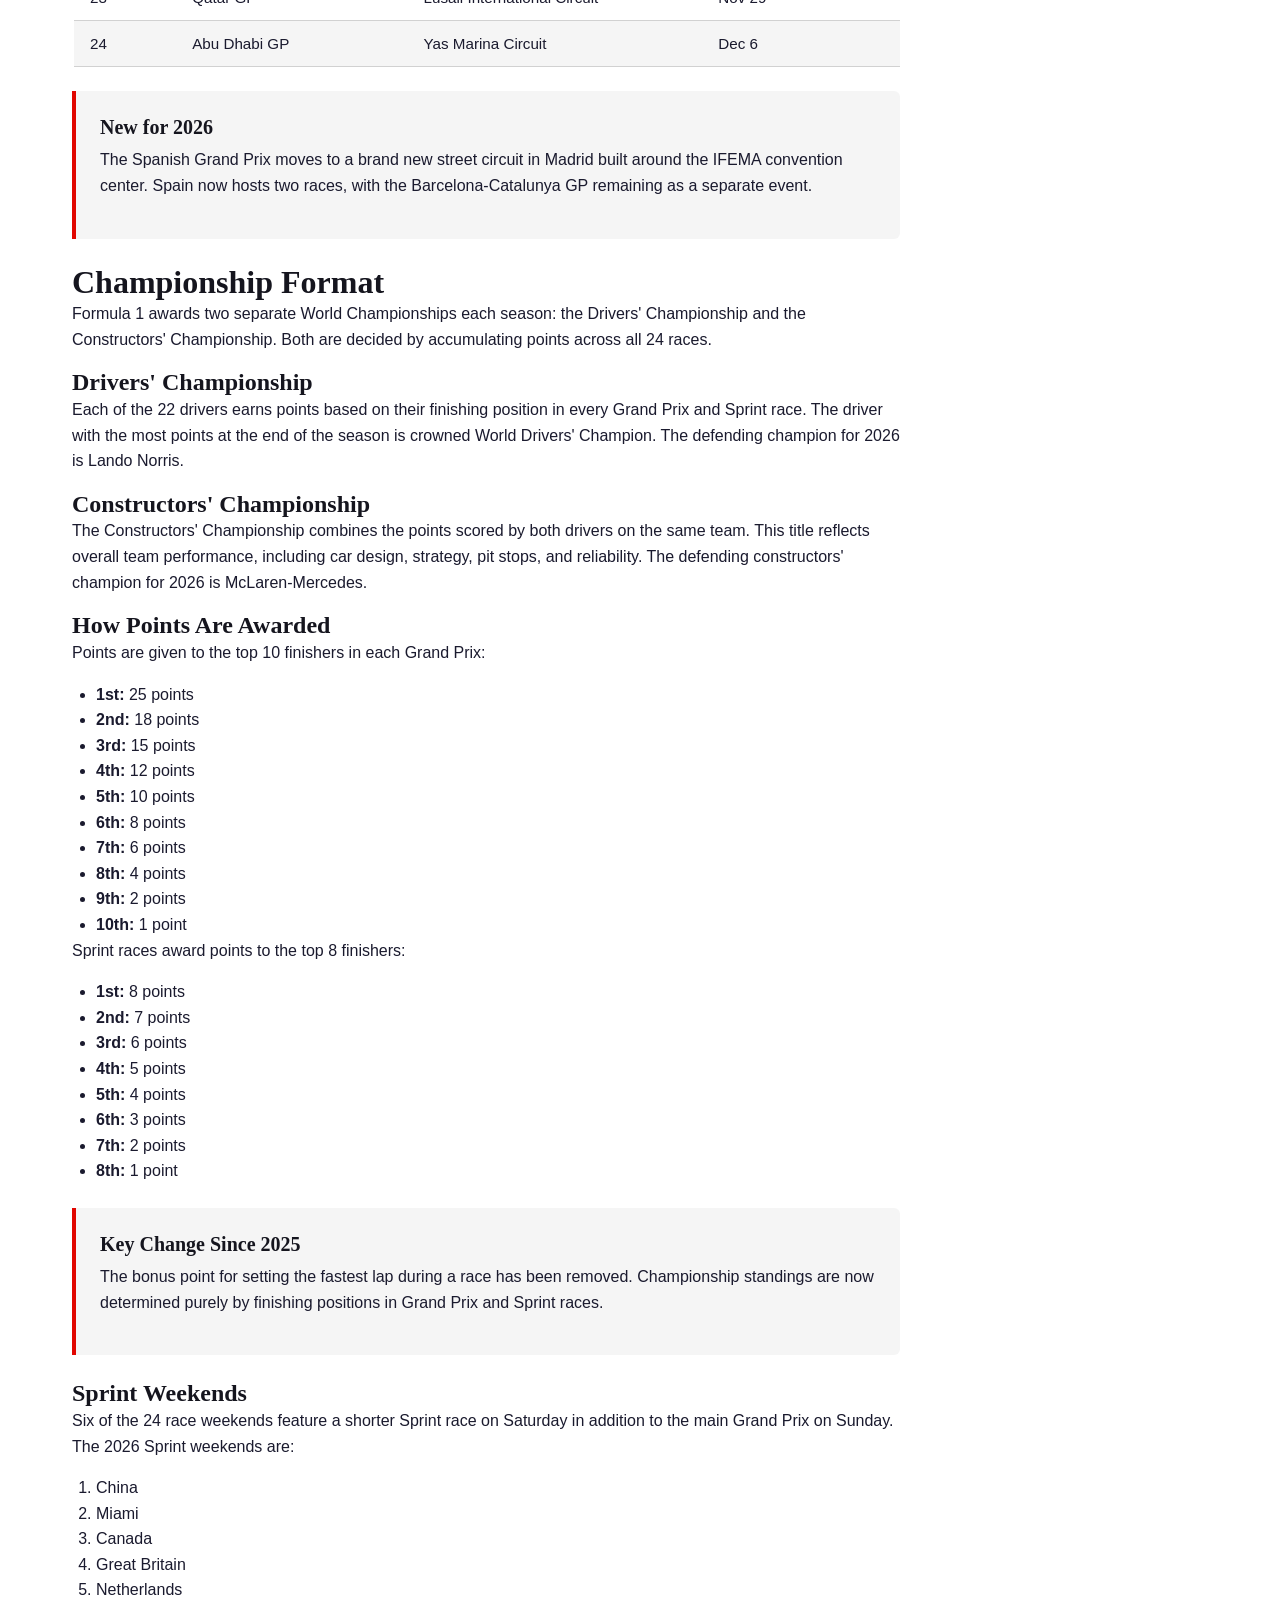
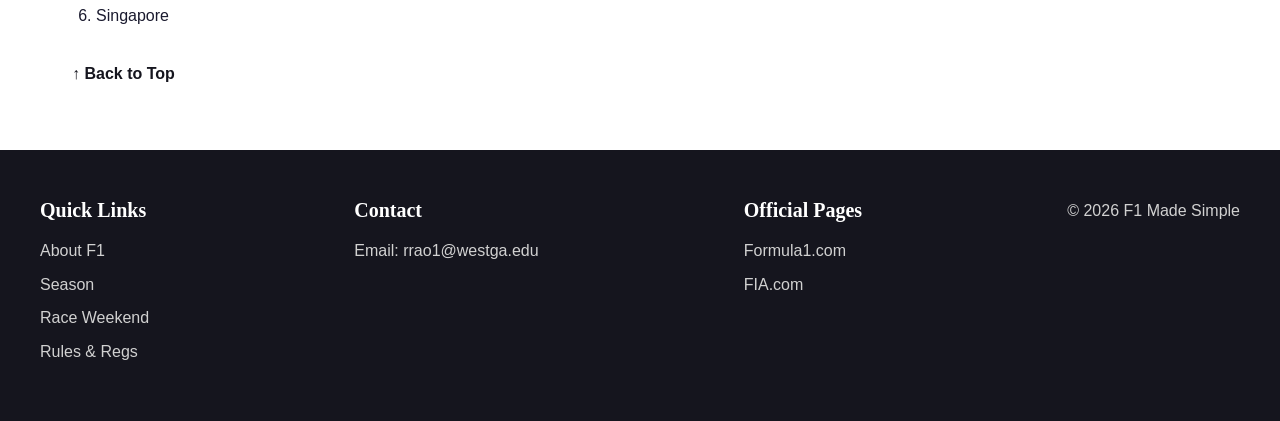
<file: season.html>
<!DOCTYPE html>
<html lang="en">
<head>
    <meta charset="UTF-8">
    <meta name="viewport" content="width=device-width, initial-scale=1.0">
    <title>F1 Made Simple | Season Structure</title>
    <meta name="description" content="Understand how a Formula 1 season is structured, from the opening Grand Prix to the championship finale and how points are awarded.">
    <link rel="stylesheet" href="project.css">
</head>
<body>

    <!-- Navigation Bar -->
    <nav>
        <a href="index.html" class="nav-logo">F1 Made Simple</a>
        <ul>
            <li><a href="about.html">About F1</a></li>
            <li><a href="season.html">Season</a></li>
            <li><a href="raceweekend.html">Race Weekend</a></li>
            <li><a href="rules.html">Rules &amp; Regs</a></li>
            <li><a href="points.html">Points</a></li>
            <li><a href="glossary.html">Glossary</a></li>
            <li><a href="quiz.html">Quiz</a></li>
            <li><a href="products.html">Shop</a></li>
        </ul>
    </nav>

    <!-- Breadcrumb -->
    <div class="breadcrumb">
        <a href="index.html">Home</a> &rsaquo; Season Structure
    </div>

    <!-- Page Header -->
    <div class="page-header">
        <h1>Season Structure</h1>
    </div>

    <div class="content-wrapper">

        <!-- Main Content -->
        <main class="content-main">

            <!-- Section 1: The F1 Calendar -->
            <section id="f1-calendar">
                <h2>The F1 Calendar</h2>
                <p>The 2026 Formula 1 season features 24 Grand Prix races spread across five continents, running from March through December. It is the 77th running of the Formula One World Championship.</p>
                <p>The season opens with the Australian Grand Prix in Melbourne on March 6 and concludes with the Abu Dhabi Grand Prix at Yas Marina on December 6.</p>

                <h3>2026 Race Calendar</h3>

                <!-- Race calendar table with responsive wrapper for horizontal scroll on mobile -->
                <div class="table-wrapper">
                    <table>
                        <caption>Full 2026 Formula 1 race calendar with 24 Grand Prix events across five continents.</caption>
                        <thead>
                            <tr>
                                <th scope="col">Round</th>
                                <th scope="col">Grand Prix</th>
                                <th scope="col">Circuit</th>
                                <th scope="col">Date</th>
                                <th scope="col">Sprint</th>
                            </tr>
                        </thead>
                        <tbody>
                            <tr>
                                <td>1</td>
                                <td>Australian GP</td>
                                <td>Albert Park, Melbourne</td>
                                <td>Mar 8</td>
                                <td></td>
                            </tr>
                            <tr class="sprint-row">
                                <td>2</td>
                                <td>Chinese GP</td>
                                <td>Shanghai International Circuit</td>
                                <td>Mar 15</td>
                                <td>Yes</td>
                            </tr>
                            <tr>
                                <td>3</td>
                                <td>Japanese GP</td>
                                <td>Suzuka Circuit</td>
                                <td>Mar 29</td>
                                <td></td>
                            </tr>
                            <tr>
                                <td>4</td>
                                <td>Bahrain GP</td>
                                <td>Bahrain International Circuit</td>
                                <td>Apr 12</td>
                                <td></td>
                            </tr>
                            <tr>
                                <td>5</td>
                                <td>Saudi Arabian GP</td>
                                <td>Jeddah Corniche Circuit</td>
                                <td>Apr 19</td>
                                <td></td>
                            </tr>
                            <tr class="sprint-row">
                                <td>6</td>
                                <td>Miami GP</td>
                                <td>Miami International Autodrome</td>
                                <td>May 3</td>
                                <td>Yes</td>
                            </tr>
                            <tr class="sprint-row">
                                <td>7</td>
                                <td>Canadian GP</td>
                                <td>Circuit Gilles Villeneuve</td>
                                <td>May 24</td>
                                <td>Yes</td>
                            </tr>
                            <tr>
                                <td>8</td>
                                <td>Monaco GP</td>
                                <td>Circuit de Monaco</td>
                                <td>Jun 7</td>
                                <td></td>
                            </tr>
                            <tr>
                                <td>9</td>
                                <td>Barcelona-Catalunya GP</td>
                                <td>Circuit de Barcelona-Catalunya</td>
                                <td>Jun 14</td>
                                <td></td>
                            </tr>
                            <tr>
                                <td>10</td>
                                <td>Austrian GP</td>
                                <td>Red Bull Ring</td>
                                <td>Jun 28</td>
                                <td></td>
                            </tr>
                            <tr class="sprint-row">
                                <td>11</td>
                                <td>British GP</td>
                                <td>Silverstone Circuit</td>
                                <td>Jul 5</td>
                                <td>Yes</td>
                            </tr>
                            <tr>
                                <td>12</td>
                                <td>Belgian GP</td>
                                <td>Circuit de Spa-Francorchamps</td>
                                <td>Jul 19</td>
                                <td></td>
                            </tr>
                            <tr>
                                <td>13</td>
                                <td>Hungarian GP</td>
                                <td>Hungaroring</td>
                                <td>Jul 26</td>
                                <td></td>
                            </tr>
                            <tr class="sprint-row">
                                <td>14</td>
                                <td>Dutch GP</td>
                                <td>Circuit Zandvoort</td>
                                <td>Aug 23</td>
                                <td>Yes</td>
                            </tr>
                            <tr>
                                <td>15</td>
                                <td>Italian GP</td>
                                <td>Autodromo Nazionale Monza</td>
                                <td>Sep 6</td>
                                <td></td>
                            </tr>
                            <tr>
                                <td>16</td>
                                <td>Spanish GP (Madrid)</td>
                                <td>Madrid Street Circuit, IFEMA</td>
                                <td>Sep 13</td>
                                <td></td>
                            </tr>
                            <tr>
                                <td>17</td>
                                <td>Azerbaijan GP</td>
                                <td>Baku City Circuit</td>
                                <td>Sep 26</td>
                                <td></td>
                            </tr>
                            <tr class="sprint-row">
                                <td>18</td>
                                <td>Singapore GP</td>
                                <td>Marina Bay Street Circuit</td>
                                <td>Oct 11</td>
                                <td>Yes</td>
                            </tr>
                            <tr>
                                <td>19</td>
                                <td>United States GP</td>
                                <td>Circuit of the Americas, Austin</td>
                                <td>Oct 25</td>
                                <td></td>
                            </tr>
                            <tr>
                                <td>20</td>
                                <td>Mexican GP</td>
                                <td>Autódromo Hermanos Rodríguez</td>
                                <td>Nov 1</td>
                                <td></td>
                            </tr>
                            <tr>
                                <td>21</td>
                                <td>S&atilde;o Paulo GP</td>
                                <td>Interlagos</td>
                                <td>Nov 8</td>
                                <td></td>
                            </tr>
                            <tr>
                                <td>22</td>
                                <td>Las Vegas GP</td>
                                <td>Las Vegas Street Circuit</td>
                                <td>Nov 21</td>
                                <td></td>
                            </tr>
                            <tr>
                                <td>23</td>
                                <td>Qatar GP</td>
                                <td>Lusail International Circuit</td>
                                <td>Nov 29</td>
                                <td></td>
                            </tr>
                            <tr>
                                <td>24</td>
                                <td>Abu Dhabi GP</td>
                                <td>Yas Marina Circuit</td>
                                <td>Dec 6</td>
                                <td></td>
                            </tr>
                        </tbody>
                    </table>
                </div>

                <div class="callout">
                    <h4>New for 2026</h4>
                    <p>The Spanish Grand Prix moves to a brand new street circuit in Madrid built around the IFEMA convention center. Spain now hosts two races, with the Barcelona-Catalunya GP remaining as a separate event.</p>
                </div>
            </section>

            <!-- Section 2: Championship Format -->
            <section id="championship-format">
                <h2>Championship Format</h2>
                <p>Formula 1 awards two separate World Championships each season: the Drivers' Championship and the Constructors' Championship. Both are decided by accumulating points across all 24 races.</p>

                <h3>Drivers' Championship</h3>
                <p>Each of the 22 drivers earns points based on their finishing position in every Grand Prix and Sprint race. The driver with the most points at the end of the season is crowned World Drivers' Champion. The defending champion for 2026 is Lando Norris.</p>

                <h3>Constructors' Championship</h3>
                <p>The Constructors' Championship combines the points scored by both drivers on the same team. This title reflects overall team performance, including car design, strategy, pit stops, and reliability. The defending constructors' champion for 2026 is McLaren-Mercedes.</p>

                <h3>How Points Are Awarded</h3>
                <p>Points are given to the top 10 finishers in each Grand Prix:</p>
                <ul>
                    <li><strong>1st:</strong> 25 points</li>
                    <li><strong>2nd:</strong> 18 points</li>
                    <li><strong>3rd:</strong> 15 points</li>
                    <li><strong>4th:</strong> 12 points</li>
                    <li><strong>5th:</strong> 10 points</li>
                    <li><strong>6th:</strong> 8 points</li>
                    <li><strong>7th:</strong> 6 points</li>
                    <li><strong>8th:</strong> 4 points</li>
                    <li><strong>9th:</strong> 2 points</li>
                    <li><strong>10th:</strong> 1 point</li>
                </ul>

                <p>Sprint races award points to the top 8 finishers:</p>
                <ul>
                    <li><strong>1st:</strong> 8 points</li>
                    <li><strong>2nd:</strong> 7 points</li>
                    <li><strong>3rd:</strong> 6 points</li>
                    <li><strong>4th:</strong> 5 points</li>
                    <li><strong>5th:</strong> 4 points</li>
                    <li><strong>6th:</strong> 3 points</li>
                    <li><strong>7th:</strong> 2 points</li>
                    <li><strong>8th:</strong> 1 point</li>
                </ul>

                <div class="callout">
                    <h4>Key Change Since 2025</h4>
                    <p>The bonus point for setting the fastest lap during a race has been removed. Championship standings are now determined purely by finishing positions in Grand Prix and Sprint races.</p>
                </div>

                <h3>Sprint Weekends</h3>
                <p>Six of the 24 race weekends feature a shorter Sprint race on Saturday in addition to the main Grand Prix on Sunday. The 2026 Sprint weekends are:</p>
                <ol>
                    <li>China</li>
                    <li>Miami</li>
                    <li>Canada</li>
                    <li>Great Britain</li>
                    <li>Netherlands</li>
                    <li>Singapore</li>
                </ol>
            </section>

            <a href="#" class="back-to-top">&uarr; Back to Top</a>
        </main>

        <!-- Sidebar -->
        <aside class="content-sidebar">

            <!-- Quick Links -->
            <div class="sidebar-box">
                <h4>Quick Links</h4>
                <ul>
                    <li><a href="#f1-calendar">&darr; The F1 Calendar</a></li>
                    <li><a href="#championship-format">&darr; Championship Format</a></li>
                </ul>
            </div>

            <!-- Related Topics -->
            <div class="sidebar-box">
                <h4>Related Topics</h4>
                <ul>
                    <li><a href="raceweekend.html">&rarr; Race Weekend Format</a></li>
                    <li><a href="points.html">&rarr; Points &amp; Penalties</a></li>
                    <li><a href="rules.html">&rarr; Rules &amp; Regulations</a></li>
                </ul>
            </div>

            <!-- Quiz -->
            <div class="sidebar-box" style="text-align: center;">
                <h4>Ready to Test Yourself?</h4>
                <a href="quiz.html" class="btn">Take the Quiz &rarr;</a>
            </div>

        </aside>
    </div>

    <!-- Footer -->
    <footer>
        <div class="footer-content">
            <div class="footer-col">
                <h4>Quick Links</h4>
                <ul>
                    <li><a href="about.html">About F1</a></li>
                    <li><a href="season.html">Season</a></li>
                    <li><a href="raceweekend.html">Race Weekend</a></li>
                    <li><a href="rules.html">Rules &amp; Regs</a></li>
                </ul>
            </div>
            <div class="footer-col">
                <h4>Contact</h4>
                <p>Email: <a href="mailto:rrao1@westga.edu">rrao1@westga.edu</a></p>
            </div>
            <div class="footer-col">
                <h4>Official Pages</h4>
                <ul>
                    <li><a href="https://www.formula1.com" target="_blank" rel="noopener">Formula1.com</a></li>
                    <li><a href="https://www.fia.com" target="_blank" rel="noopener">FIA.com</a></li>
                </ul>
            </div>
            <div class="footer-col">
                <p>&copy; 2026 F1 Made Simple</p>
            </div>
        </div>
    </footer>

</body>
</html>
</file>
<file: project.css>
:root {
    --f1-red: #E10600;
    --f1-red-dark: #B20000;
    --f1-dark: #15151E;
    --f1-dark-lighter: #1A1A2E;

    --white: #FFFFFF;
    --light-gray: #F5F5F5;
    --medium-gray: #D1D1D1;
    --dark-gray: #6B6B6B;

    --font-heading: Georgia, 'Times New Roman', serif;
    --font-body: 'Segoe UI', Tahoma, Geneva, Verdana, sans-serif;
}

* {
    box-sizing: border-box;
    margin: 0;
    padding: 0;
}

html {
    scroll-behavior: smooth;
    scroll-padding-top: 80px;
}

body {
    font-family: var(--font-body);
    font-size: 16px;
    line-height: 1.6;
    color: var(--f1-dark-lighter);
    background-color: var(--white);
}

h1,
h2,
h3,
h4,
h5,
h6 {
    font-family: var(--font-heading);
    font-weight: 700;
    line-height: 1.2;
    color: var(--f1-dark);
}

h1 {
    font-size: 2.5rem;
}

h2 {
    font-size: 2rem;
}

h3 {
    font-size: 1.5rem;
}

h4 {
    font-size: 1.25rem;
}

p {
    margin-bottom: 1rem;
}

a {
    color: var(--f1-red-dark);
    text-decoration: none;
}

a:hover {
    color: var(--f1-red);
    text-decoration: underline;
}

ul,
ol {
    padding-left: 1.5rem;
}

/*NAV BAR*/

nav {
    display: flex;
    align-items: center;
    justify-content: space-between;
    padding: 1rem 2rem;
    background-color: var(--f1-dark);
    position: sticky;
    top: 0;
    z-index: 100;
}

.nav-logo {
    font-family: var(--font-heading);
    font-size: 1.5rem;
    font-weight: 900;
    color: var(--white);
}

.nav-logo:hover {
    color: var(--f1-red);
    text-decoration: none;
}

nav ul {
    display: flex;
    list-style: none;
    gap: 1.5rem;
    padding: 0;
}

nav ul li a {
    color: var(--white);
    font-weight: 500;
    font-size: 0.95rem;
    padding: 0.5rem 0;
    border-bottom: 2px solid transparent;
    transition: border-color 0.3s, color 0.3s;
}

nav ul li a:hover {
    color: var(--f1-red);
    border-bottom: 2px solid var(--f1-red);
    text-decoration: none;
}

nav ul li a:focus {
    color: var(--f1-red);
    border-bottom: 2px solid var(--f1-red);
    text-decoration: none;
    outline: 2px solid var(--f1-red);
    outline-offset: 2px;
}

/*BUTTONS*/
.btn {
    display: inline-block;
    background-color: var(--f1-red);
    color: var(--white);
    padding: 1rem 2.5rem;
    font-size: 1.1rem;
    font-weight: 700;
    border-radius: 4px;
    transition: background-color 0.3s;
}

.btn:hover {
    background-color: var(--f1-red-dark);
    color: var(--white);
    text-decoration: none;
}

.btn-outline {
    display: inline-block;
    border: 2px solid var(--f1-dark);
    color: var(--f1-dark);
    padding: 0.6rem 1.5rem;
    font-weight: 600;
    border-radius: 4px;
    transition: background-color 0.3s, color 0.3s;
}

.btn-outline:hover {
    background-color: var(--f1-dark);
    color: var(--white);
    text-decoration: none;
}

/*FOOTER*/
footer {
    background-color: var(--f1-dark);
    color: var(--white);
    padding: 3rem 2rem;
}

.footer-content {
    display: flex;
    justify-content: space-between;
    max-width: 1200px;
    margin: 0 auto;
}

.footer-col h4 {
    color: var(--white);
    margin-bottom: 1rem;
}

.footer-col ul {
    list-style: none;
    padding: 0;
}

.footer-col ul li {
    margin-bottom: 0.5rem;
}

.footer-col a {
    color: var(--medium-gray);
}

.footer-col a:hover {
    color: var(--f1-red);
    text-decoration: none;
}

.footer-col p {
    color: var(--medium-gray);
}

/*BREADCRUMB*/
.breadcrumb {
    padding: 1rem 2rem;
    font-size: 0.9rem;
    color: var(--dark-gray);
    background-color: var(--light-gray);
}

.breadcrumb a {
    color: var(--dark-gray);
}

.breadcrumb a:hover {
    color: var(--f1-red);
}

/*CONTENT PAGE HEADER*/
.page-header {
    padding: 2rem 2rem 1rem;
}

.page-header h1 {
    font-size: 2.5rem;
}

/*CONTENT PAGE LAYOUT*/
.content-wrapper {
    display: flex;
    gap: 2rem;
    padding: 2rem;
    max-width: 1200px;
    margin: 0 auto;
}

.content-main {
    flex: 3;
}

.content-sidebar {
    flex: 1;
    align-self: flex-start;
    position: sticky;
    top: 80px;
}

/*SIDEBAR BOXES*/
.sidebar-box {
    border: 1px solid var(--medium-gray);
    border-radius: 6px;
    padding: 1.5rem;
    margin-bottom: 1.5rem;
}

.sidebar-box h4 {
    margin-bottom: 1rem;
    font-size: 1rem;
    text-transform: uppercase;
    letter-spacing: 0.05em;
}

.sidebar-box ul {
    list-style: none;
    padding: 0;
}

.sidebar-box ul li {
    margin-bottom: 0.5rem;
}

.sidebar-box ul li a {
    color: var(--f1-dark-lighter);
    font-size: 0.95rem;
}

.sidebar-box ul li a:hover {
    color: var(--f1-red);
}

/*CALLOUT BOX (Key Facts / Important Rules)*/
.callout {
    background-color: var(--light-gray);
    border-left: 4px solid var(--f1-red);
    padding: 1.5rem;
    margin: 1.5rem 0;
    border-radius: 0 6px 6px 0;
}

.callout h4 {
    margin-bottom: 0.5rem;
}

/*BACK TO TOP BUTTON*/
.back-to-top {
    display: inline-block;
    margin: 2rem 0;
    font-weight: 600;
    color: var(--f1-dark);
}

.back-to-top:hover {
    color: var(--f1-red);
    text-decoration: none;
}

/*HOMEPAGE SPECIFIC STYLES*/

/*HERO SECTION*/
.hero {
    background-color: var(--f1-dark);
    color: var(--white);
    text-align: center;
    padding: 5rem 2rem;
}

.hero h1 {
    color: var(--white);
    font-size: 3rem;
    font-weight: 900;
    margin-bottom: 1rem;
}

.hero p {
    color: var(--medium-gray);
    font-size: 1.2rem;
    margin-bottom: 2rem;
}

.features {
    display: flex;
    justify-content: center;
    gap: 2rem;
    padding: 4rem 2rem;
}

.card {
    flex: 1;
    max-width: 350px;
    text-align: center;
    padding: 2.5rem 2rem;
    border: 1px solid var(--medium-gray);
    border-radius: 6px;
    transition: transform 0.3s, box-shadow 0.3s;
}

.card:hover {
    transform: translateY(-5px);
    box-shadow: 0 8px 20px rgba(0, 0, 0, 0.1);
}

.card h3 {
    margin-bottom: 1rem;
}

.card p {
    color: var(--dark-gray);
    margin-bottom: 1.5rem;
}

/*WHY SECTION*/
.why-section {
    background-color: var(--light-gray);
    text-align: center;
    padding: 4rem 2rem;
}

.why-section h2 {
    margin-bottom: 2.5rem;
}

.why-cards {
    display: flex;
    justify-content: center;
    gap: 2rem;
}

.why-card {
    flex: 1;
    max-width: 320px;
    padding: 2rem;
    border: 2px dashed var(--medium-gray);
    border-radius: 8px;
    background-color: var(--white);
}

.why-card h4 {
    margin-bottom: 0.75rem;
}

.why-card p {
    color: var(--dark-gray);
    margin-bottom: 0;
}

/*TABLE STYLES*/


.table-wrapper {
    overflow-x: auto;
    margin: 1.5rem 0;
}


table {
    width: 100%;
    border-collapse: collapse;
}


caption {
    font-size: 0.9rem;
    color: var(--f1-dark);
    text-align: left;
    padding-bottom: 0.75rem;
}


th {
    background-color: var(--f1-dark);
    color: var(--white);
    font-family: var(--font-heading);
    font-weight: 700;
    font-size: 0.9rem;
    text-transform: uppercase;
    letter-spacing: 0.05em;
    text-align: left;
    padding: 0.75rem 1rem;
}


td {
    padding: 0.65rem 1rem;
    border-bottom: 1px solid var(--medium-gray);
    font-size: 0.95rem;
    color: var(--f1-dark-lighter);
}


tbody tr:nth-child(even) {
    background-color: var(--light-gray);
}


tbody tr:hover {
    background-color: var(--medium-gray);
}


.sprint-row {
    border-left: 4px solid var(--f1-red);
}


.sprint-row td:last-child {
    color: var(--f1-red);
    font-weight: 700;
}

/*QUESTION FORM*/
.quiz-form {
    margin-top: 2.5rem;
}

.quiz-form h2 {
    margin-bottom: 0.5rem;
}

.quiz-form p {
    margin-bottom: 1.5rem;
}

.form-group {
    display: flex;
    flex-direction: column;
    margin-bottom: 1.25rem;
}

.form-group label {
    font-weight: 600;
    margin-bottom: 0.4rem;
    color: var(--f1-dark);
    font-family: var(--font-body);
}

.form-group input,
.form-group select,
.form-group textarea {
    padding: 0.65rem 0.85rem;
    border: 1px solid var(--medium-gray);
    border-radius: 4px;
    font-family: var(--font-body);
    font-size: 1rem;
    color: var(--f1-dark-lighter);
    background-color: var(--white);
    transition: border-color 0.2s;
}

.form-group input:focus,
.form-group select:focus,
.form-group textarea:focus {
    outline: none;
    border-color: var(--f1-red);
}

.form-group textarea {
    resize: vertical;
}



/*GLOSSARY WIDGET*/

.glossary-details {
    border: 1px solid var(--medium-gray);
    border-radius: 4px;
    margin-bottom: 0.75rem;
    background-color: var(--white);
    transition: background-color 0.2s, border-left-width 0.2s;
}

.glossary-details[open] {
    background-color: var(--light-gray);
    border-left: 4px solid var(--f1-red);
}

.glossary-details summary {
    cursor: pointer;
    padding: 0.75rem 1rem;
    font-weight: 700;
    font-family: var(--font-heading);
    font-size: 1rem;
    color: var(--f1-dark);
    list-style: none;
    display: flex;
    align-items: center;
    justify-content: space-between;
    user-select: none;
}

.glossary-details summary::-webkit-details-marker {
    display: none;
}

.glossary-details summary::after {
    content: '+';
    color: var(--f1-red);
    font-size: 1.25rem;
    font-weight: 400;
    line-height: 1;
}

.glossary-details[open] summary::after {
    content: '−';
}

.glossary-details .term-body {
    padding: 0 1rem 0.85rem 1rem;
    margin-bottom: 0;
    color: var(--f1-dark-lighter);
}

/* MEDIA */

.media-figure {
    margin: 1.5rem 0;
    text-align: center;
}

.media-figure img {
    max-width: 100%;
    height: auto;
    border-radius: 6px;
    display: block;
    margin: 0 auto;
}

.media-figure figcaption {
    font-size: 0.85rem;
    color: var(--dark-gray);
    margin-top: 0.5rem;
    font-style: italic;
}


/*SHOP*/

.products-grid {
    display: flex;
    gap: 2rem;
    margin: 2rem 0;
    flex-wrap: wrap;
}

.product-card {
    flex: 1;
    min-width: 260px;
    max-width: 400px;
    border: 1px solid var(--medium-gray);
    border-radius: 6px;
    overflow: hidden;
    transition: transform 0.3s, box-shadow 0.3s;
}

.product-card:hover {
    transform: translateY(-5px);
    box-shadow: 0 8px 20px rgba(0, 0, 0, 0.12);
}

.product-image {
    background-color: var(--f1-dark);
    height: 200px;
    display: flex;
    align-items: center;
    justify-content: center;
}

.product-image-label {
    color: var(--white);
    font-family: var(--font-heading);
    font-size: 1.1rem;
    font-weight: 700;
    letter-spacing: 0.05em;
    text-align: center;
    padding: 1rem;
    border: 2px solid var(--f1-red);
    border-radius: 4px;
}

.product-image-label span {
    display: block;
    color: var(--f1-red);
    font-size: 2rem;
    margin-bottom: 0.5rem;
}

.product-body {
    padding: 1.5rem;
}

.product-body h3 {
    margin-bottom: 0.5rem;
}

.product-body p {
    color: var(--dark-gray);
    font-size: 0.95rem;
    margin-bottom: 1rem;
}

.product-meta {
    display: flex;
    align-items: center;
    justify-content: space-between;
    margin-bottom: 1.25rem;
}

.product-price {
    font-family: var(--font-heading);
    font-size: 1.75rem;
    font-weight: 700;
    color: var(--f1-dark);
}

.product-badge {
    background-color: var(--light-gray);
    color: var(--dark-gray);
    font-size: 0.8rem;
    font-weight: 600;
    padding: 0.3rem 0.75rem;
    border-radius: 20px;
    text-transform: uppercase;
    letter-spacing: 0.04em;
}

.btn-cart {
    display: inline-block;
    width: 100%;
    text-align: center;
    background-color: var(--f1-red);
    color: var(--white);
    padding: 0.85rem 1.5rem;
    font-size: 1rem;
    font-weight: 700;
    border-radius: 4px;
    border: none;
    cursor: pointer;
    font-family: var(--font-body);
    transition: background-color 0.3s;
}

.btn-cart:hover {
    background-color: var(--f1-red-dark);
    color: var(--white);
    text-decoration: none;
}

.cart-notice {
    background-color: var(--f1-dark);
    color: var(--white);
    padding: 0.85rem 1.5rem;
    border-radius: 4px;
    font-size: 0.9rem;
    margin: 1.5rem 0;
    display: flex;
    align-items: center;
    gap: 0.75rem;
}

.cart-notice strong {
    color: var(--f1-red);
}

.view-cart-btn {
    margin-left: auto;
    background: none;
    border: 1px solid var(--medium-gray);
    color: var(--white);
    padding: 0.4rem 1rem;
    border-radius: 4px;
    cursor: pointer;
    font-family: var(--font-body);
    font-size: 0.9rem;
    transition: background-color 0.2s;
}

.view-cart-btn:hover {
    background-color: rgba(255, 255, 255, 0.1);
}

.cart-sidebar-note {
    font-size: 0.9rem;
    color: var(--dark-gray);
    margin-bottom: 1rem;
}

.btn-view-cart {
    border: none;
    cursor: pointer;
    font-family: var(--font-body);
    width: 100%;
    text-align: center;
}

.section-shipping {
    margin-top: 2.5rem;
}

/* ALERT BANNER */
.alert-banner {
    background-color: var(--f1-red);
    color: var(--white);
    padding: 0.75rem 2rem;
    display: flex;
    align-items: center;
    justify-content: space-between;
    font-size: 0.95rem;
    font-weight: 500;
}

.alert-banner a {
    color: var(--white);
    font-weight: 700;
    text-decoration: underline;
}

.alert-banner-dismiss {
    background: none;
    border: none;
    color: var(--white);
    font-size: 1.5rem;
    cursor: pointer;
    padding: 0 0.25rem;
    line-height: 1;
    flex-shrink: 0;
}

.alert-banner-dismiss:hover {
    opacity: 0.75;
}

/* FACTS SLIDER */
.facts-slider {
    background-color: var(--f1-dark);
    padding: 4rem 2rem;
    text-align: center;
}

.facts-slider h2 {
    color: var(--white);
    margin-bottom: 2rem;
}

.slider-container {
    max-width: 680px;
    margin: 0 auto 1.5rem;
}

.slide {
    display: none;
    padding: 2.5rem 2rem;
    border: 2px solid var(--f1-red);
    border-radius: 8px;
    animation: slideIn 0.4s ease;
}

.slide.active {
    display: block;
}

@keyframes slideIn {
    from { opacity: 0; transform: translateY(8px); }
    to   { opacity: 1; transform: translateY(0); }
}

.slide-number {
    font-family: var(--font-heading);
    font-size: 3.5rem;
    font-weight: 900;
    color: var(--f1-red);
    line-height: 1;
    margin-bottom: 0.5rem;
}

.slide h3 {
    color: var(--white);
    font-size: 1.5rem;
    margin-bottom: 0.75rem;
}

.slide p {
    color: var(--medium-gray);
    font-size: 1rem;
    margin-bottom: 0;
    max-width: 500px;
    margin-left: auto;
    margin-right: auto;
}

.slider-nav {
    display: flex;
    align-items: center;
    justify-content: center;
    gap: 1.5rem;
    margin-top: 1.5rem;
}

.slider-btn {
    background: none;
    border: 2px solid var(--white);
    color: var(--white);
    width: 42px;
    height: 42px;
    border-radius: 50%;
    font-size: 1.4rem;
    cursor: pointer;
    transition: background-color 0.25s, border-color 0.25s;
    display: flex;
    align-items: center;
    justify-content: center;
    line-height: 1;
}

.slider-btn:hover {
    background-color: var(--f1-red);
    border-color: var(--f1-red);
}

.slider-dots {
    display: flex;
    gap: 0.6rem;
}

.dot {
    width: 10px;
    height: 10px;
    border-radius: 50%;
    background-color: var(--dark-gray);
    cursor: pointer;
    transition: background-color 0.25s;
}

.dot.active {
    background-color: var(--f1-red);
}

/* INTERACTIVE QUIZ */
.quiz-options {
    list-style: none;
    padding: 0;
    margin-top: 0.75rem;
}

.quiz-options li {
    margin-bottom: 0.5rem;
}

.quiz-options label {
    display: flex;
    align-items: center;
    gap: 0.75rem;
    cursor: pointer;
    padding: 0.5rem 0.75rem;
    border-radius: 4px;
    border: 1px solid var(--medium-gray);
    transition: background-color 0.2s;
}

.quiz-options label:hover {
    background-color: var(--light-gray);
}

.quiz-options input[type="radio"] {
    accent-color: var(--f1-red);
    width: 18px;
    height: 18px;
    cursor: pointer;
    flex-shrink: 0;
}

.question-feedback {
    margin-top: 0.5rem;
    font-size: 0.9rem;
    font-weight: 600;
    padding: 0.4rem 0.75rem;
    border-radius: 4px;
    display: none;
}

.question-feedback.correct {
    background-color: #d4edda;
    color: #155724;
    border: 1px solid #c3e6cb;
    display: block;
}

.question-feedback.incorrect {
    background-color: #f8d7da;
    color: #721c24;
    border: 1px solid #f5c6cb;
    display: block;
}

.quiz-submit-area {
    margin: 2rem 0 1rem;
    text-align: center;
}

.quiz-score {
    background-color: var(--f1-dark);
    color: var(--white);
    padding: 2rem;
    border-radius: 6px;
    text-align: center;
    margin: 1rem 0 2rem;
    display: none;
}

.quiz-score h3 {
    color: var(--white);
    margin-bottom: 0.5rem;
}

.quiz-score p {
    color: var(--medium-gray);
    margin-bottom: 0;
}

.score-num {
    font-size: 3.5rem;
    font-weight: 900;
    color: var(--f1-red);
    font-family: var(--font-heading);
    line-height: 1;
    display: block;
    margin-bottom: 0.5rem;
}

/* FORM VALIDATION */
.field-error {
    color: #B20000;
    font-size: 0.85rem;
    margin-top: 0.3rem;
    font-weight: 600;
    display: none;
}

.form-group input.invalid,
.form-group textarea.invalid {
    border-color: var(--f1-red);
    background-color: #fff5f5;
}

/* GLOSSARY SEARCH */
.glossary-search {
    margin-bottom: 1.75rem;
}

.glossary-search label {
    display: block;
    font-weight: 600;
    margin-bottom: 0.4rem;
    color: var(--f1-dark);
}

.glossary-search input {
    width: 100%;
    padding: 0.75rem 1rem;
    border: 2px solid var(--medium-gray);
    border-radius: 4px;
    font-size: 1rem;
    font-family: var(--font-body);
    transition: border-color 0.2s;
}

.glossary-search input:focus {
    outline: none;
    border-color: var(--f1-red);
}

.glossary-no-results {
    padding: 1.5rem;
    text-align: center;
    color: var(--dark-gray);
    font-style: italic;
    display: none;
    border: 1px dashed var(--medium-gray);
    border-radius: 4px;
}

/*RESPONSIVE DESIGN*/
@media (max-width: 768px) {
    nav {
        flex-direction: column;
        gap: 1rem;
    }

    nav ul {
        flex-wrap: wrap;
        justify-content: center;
        gap: 0.75rem;
    }

    .hero h1 {
        font-size: 2rem;
    }

    .features {
        flex-direction: column;
        align-items: center;
    }

    .card {
        max-width: 100%;
    }

    .why-cards {
        flex-direction: column;
        align-items: center;
    }

    .why-card {
        max-width: 100%;
    }

    .content-wrapper {
        flex-direction: column;
    }

    .content-sidebar {
        position: static;
    }

    .footer-content {
        flex-direction: column;
        gap: 2rem;
    }

}
</file>
